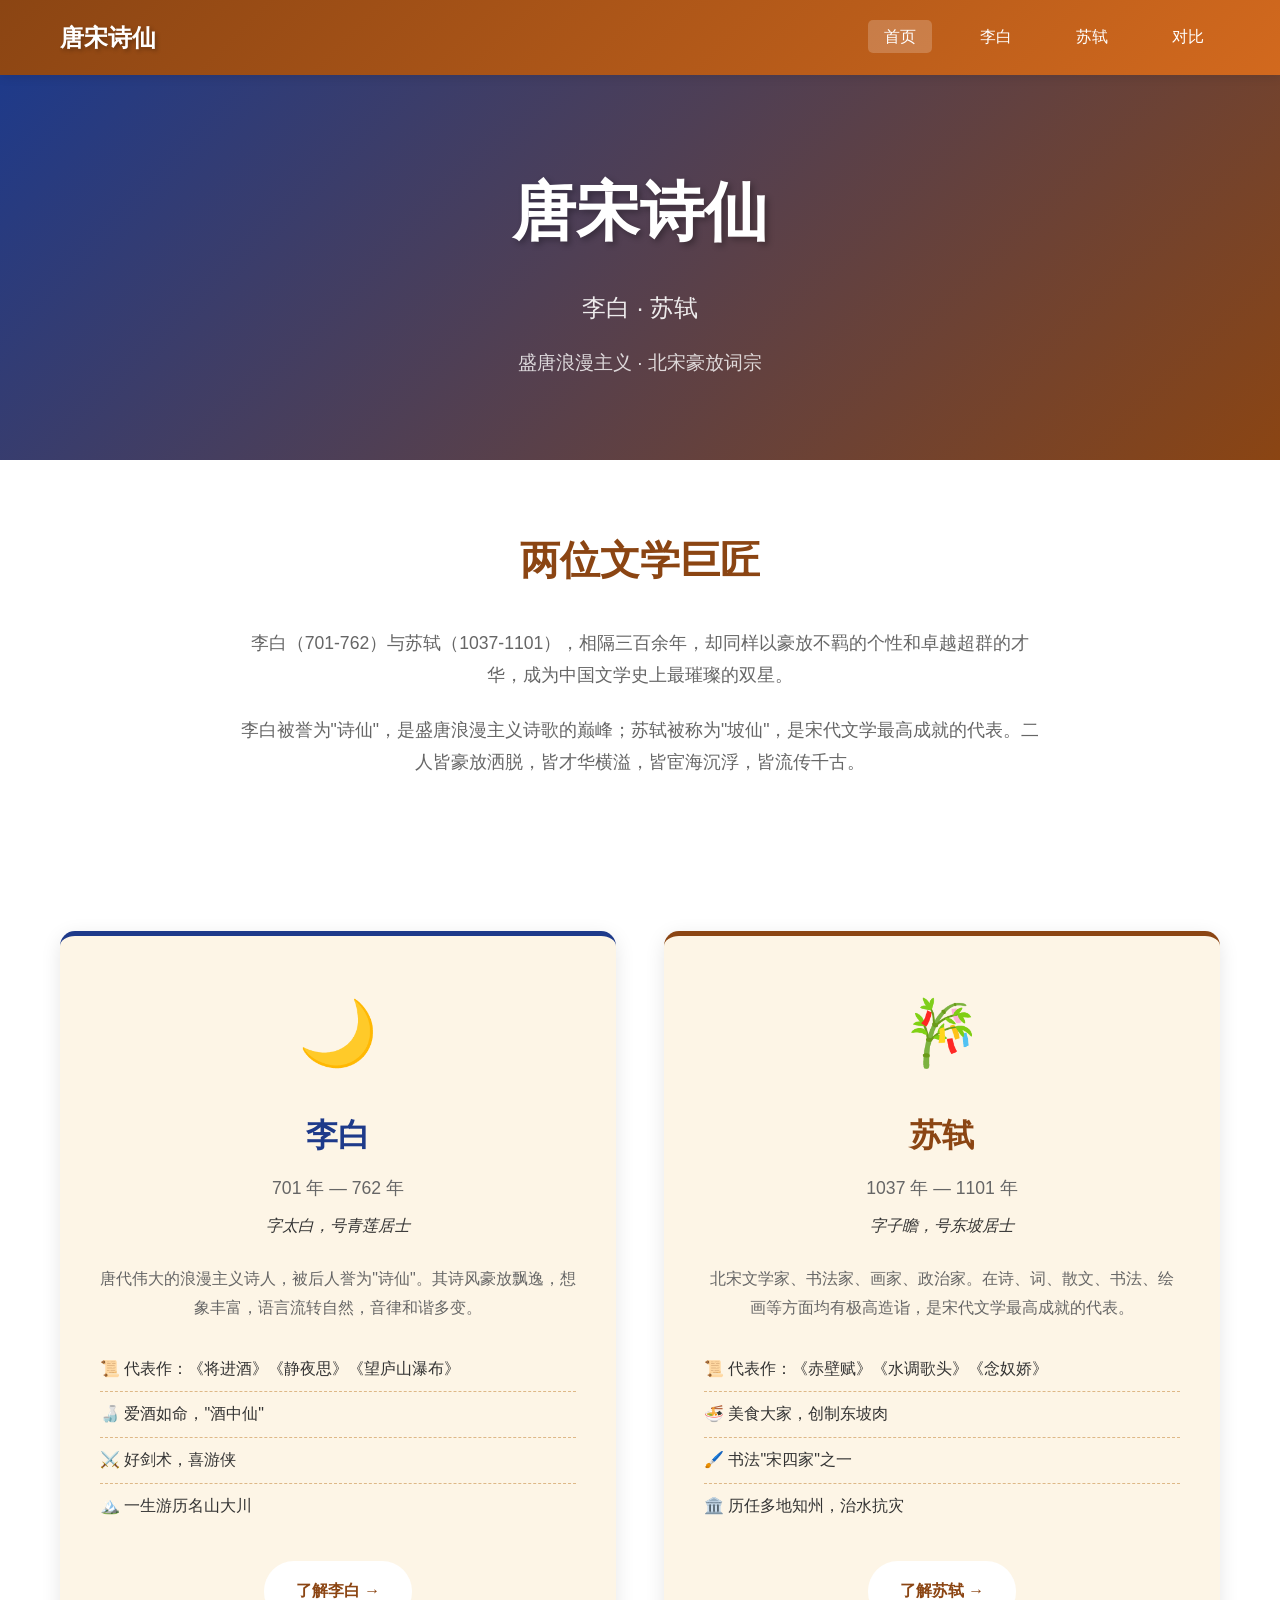
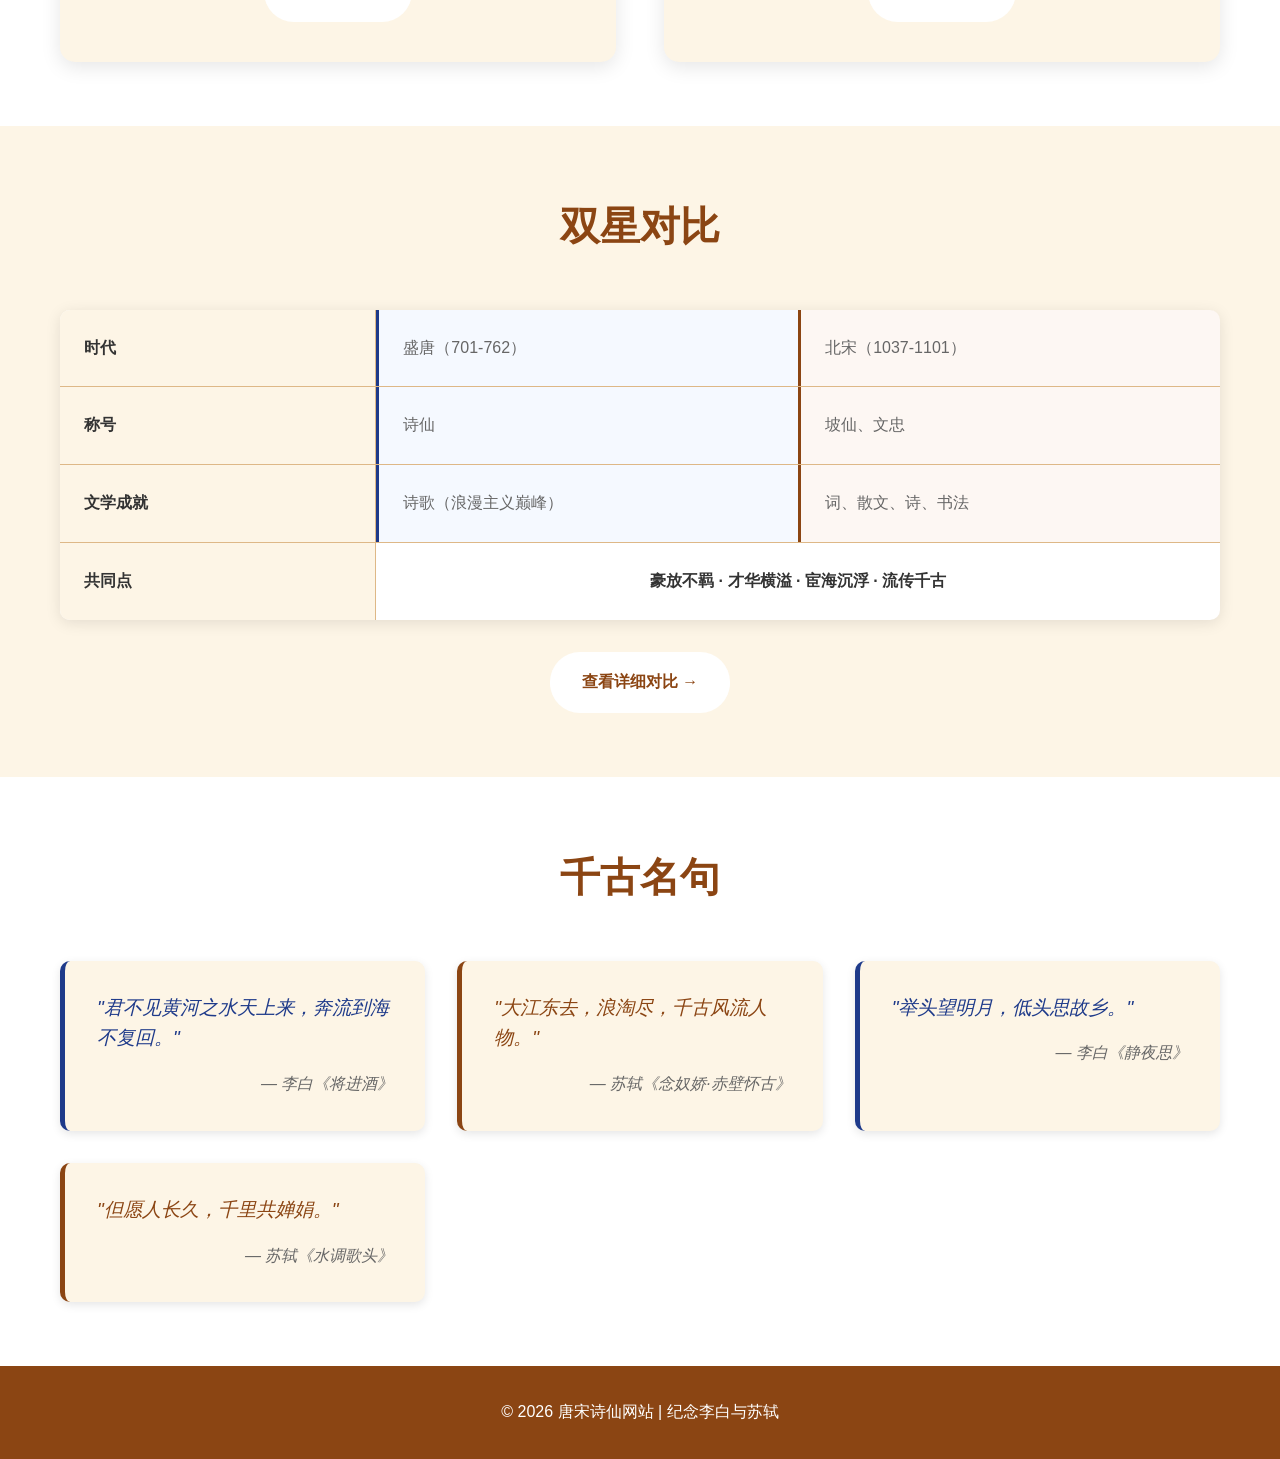
<file: index.html>
<!DOCTYPE html>
<html lang="zh-CN">
<head>
    <meta charset="UTF-8">
    <meta name="viewport" content="width=device-width, initial-scale=1.0">
    <title>唐宋诗仙 - 苏轼与李白</title>
    <link rel="stylesheet" href="css/style.css">
</head>
<body>
    <header>
        <nav>
            <div class="logo">唐宋诗仙</div>
            <ul class="nav-links">
                <li><a href="index.html" class="active">首页</a></li>
                <li><a href="libai-index.html">李白</a></li>
                <li><a href="dongpo-index.html">苏轼</a></li>
                <li><a href="comparison.html">对比</a></li>
            </ul>
        </nav>
    </header>

    <main>
        <section class="hero dual">
            <h1>唐宋诗仙</h1>
            <p class="subtitle">李白 · 苏轼</p>
            <p class="dates">盛唐浪漫主义 · 北宋豪放词宗</p>
        </section>

        <section class="intro">
            <div class="container">
                <h2>两位文学巨匠</h2>
                <p>李白（701-762）与苏轼（1037-1101），相隔三百余年，却同样以豪放不羁的个性和卓越超群的才华，成为中国文学史上最璀璨的双星。</p>
                <p>李白被誉为"诗仙"，是盛唐浪漫主义诗歌的巅峰；苏轼被称为"坡仙"，是宋代文学最高成就的代表。二人皆豪放洒脱，皆才华横溢，皆宦海沉浮，皆流传千古。</p>
            </div>
        </section>

        <section class="dual-intro">
            <div class="container">
                <div class="dual-grid">
                    <div class="dual-card libai">
                        <div class="dual-icon">🌙</div>
                        <h3>李白</h3>
                        <p class="dual-dates">701 年 — 762 年</p>
                        <p class="dual-title">字太白，号青莲居士</p>
                        <p class="dual-desc">唐代伟大的浪漫主义诗人，被后人誉为"诗仙"。其诗风豪放飘逸，想象丰富，语言流转自然，音律和谐多变。</p>
                        <ul class="dual-features">
                            <li>📜 代表作：《将进酒》《静夜思》《望庐山瀑布》</li>
                            <li>🍶 爱酒如命，"酒中仙"</li>
                            <li>⚔️ 好剑术，喜游侠</li>
                            <li>🏔️ 一生游历名山大川</li>
                        </ul>
                        <a href="libai-index.html" class="btn">了解李白 →</a>
                    </div>

                    <div class="dual-card dongpo">
                        <div class="dual-icon">🎋</div>
                        <h3>苏轼</h3>
                        <p class="dual-dates">1037 年 — 1101 年</p>
                        <p class="dual-title">字子瞻，号东坡居士</p>
                        <p class="dual-desc">北宋文学家、书法家、画家、政治家。在诗、词、散文、书法、绘画等方面均有极高造诣，是宋代文学最高成就的代表。</p>
                        <ul class="dual-features">
                            <li>📜 代表作：《赤壁赋》《水调歌头》《念奴娇》</li>
                            <li>🍜 美食大家，创制东坡肉</li>
                            <li>🖌️ 书法"宋四家"之一</li>
                            <li>🏛️ 历任多地知州，治水抗灾</li>
                        </ul>
                        <a href="dongpo-index.html" class="btn">了解苏轼 →</a>
                    </div>
                </div>
            </div>
        </section>

        <section class="comparison-preview">
            <div class="container">
                <h2>双星对比</h2>
                <div class="comparison-table">
                    <div class="comparison-row">
                        <div class="comparison-label">时代</div>
                        <div class="comparison-item libai">盛唐（701-762）</div>
                        <div class="comparison-item dongpo">北宋（1037-1101）</div>
                    </div>
                    <div class="comparison-row">
                        <div class="comparison-label">称号</div>
                        <div class="comparison-item libai">诗仙</div>
                        <div class="comparison-item dongpo">坡仙、文忠</div>
                    </div>
                    <div class="comparison-row">
                        <div class="comparison-label">文学成就</div>
                        <div class="comparison-item libai">诗歌（浪漫主义巅峰）</div>
                        <div class="comparison-item dongpo">词、散文、诗、书法</div>
                    </div>
                    <div class="comparison-row">
                        <div class="comparison-label">共同点</div>
                        <div class="comparison-item both">豪放不羁 · 才华横溢 · 宦海沉浮 · 流传千古</div>
                    </div>
                </div>
                <div class="center-btn">
                    <a href="comparison.html" class="btn">查看详细对比 →</a>
                </div>
            </div>
        </section>

        <section class="famous-quotes">
            <div class="container">
                <h2>千古名句</h2>
                <div class="quotes-grid">
                    <div class="quote-card libai">
                        <blockquote>
                            "君不见黄河之水天上来，奔流到海不复回。"
                        </blockquote>
                        <cite>— 李白《将进酒》</cite>
                    </div>
                    <div class="quote-card dongpo">
                        <blockquote>
                            "大江东去，浪淘尽，千古风流人物。"
                        </blockquote>
                        <cite>— 苏轼《念奴娇·赤壁怀古》</cite>
                    </div>
                    <div class="quote-card libai">
                        <blockquote>
                            "举头望明月，低头思故乡。"
                        </blockquote>
                        <cite>— 李白《静夜思》</cite>
                    </div>
                    <div class="quote-card dongpo">
                        <blockquote>
                            "但愿人长久，千里共婵娟。"
                        </blockquote>
                        <cite>— 苏轼《水调歌头》</cite>
                    </div>
                </div>
            </div>
        </section>
    </main>

    <footer>
        <div class="container">
            <p>© 2026 唐宋诗仙网站 | 纪念李白与苏轼</p>
        </div>
    </footer>
</body>
</html>
</file>
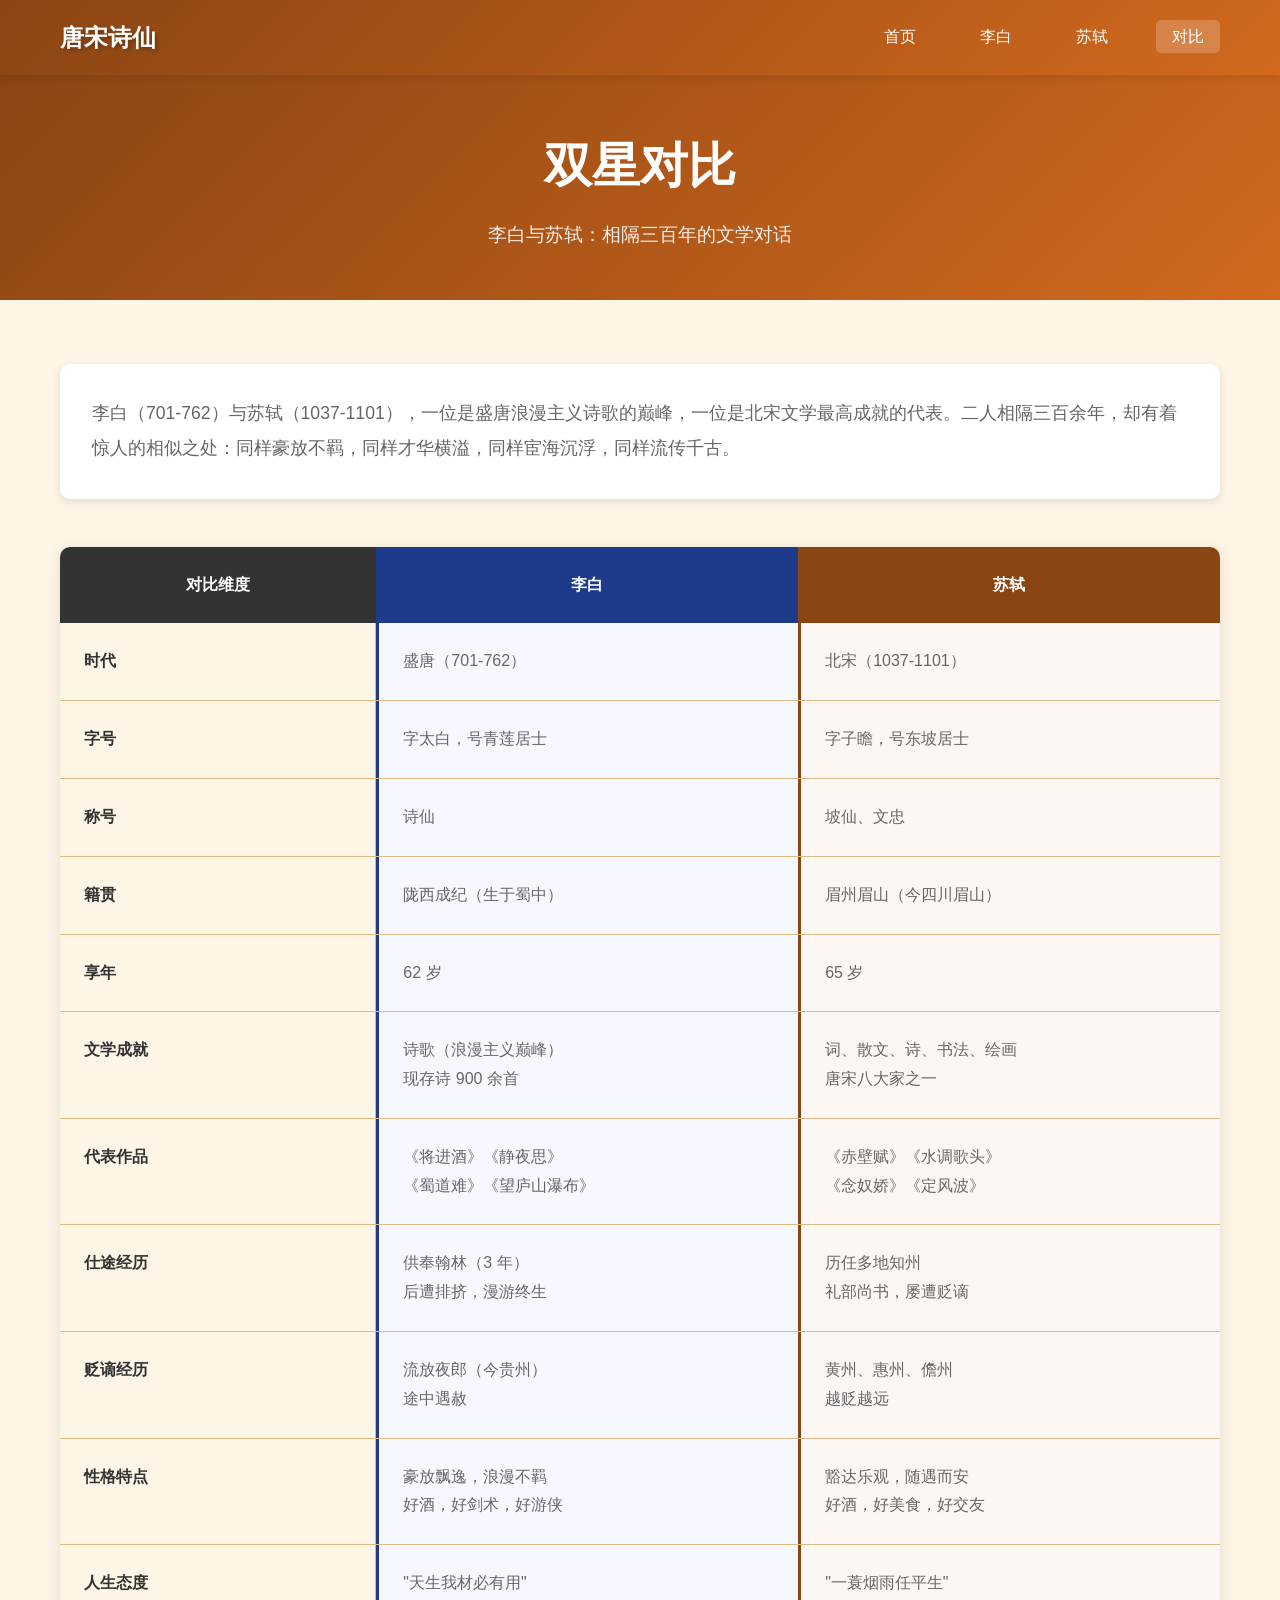
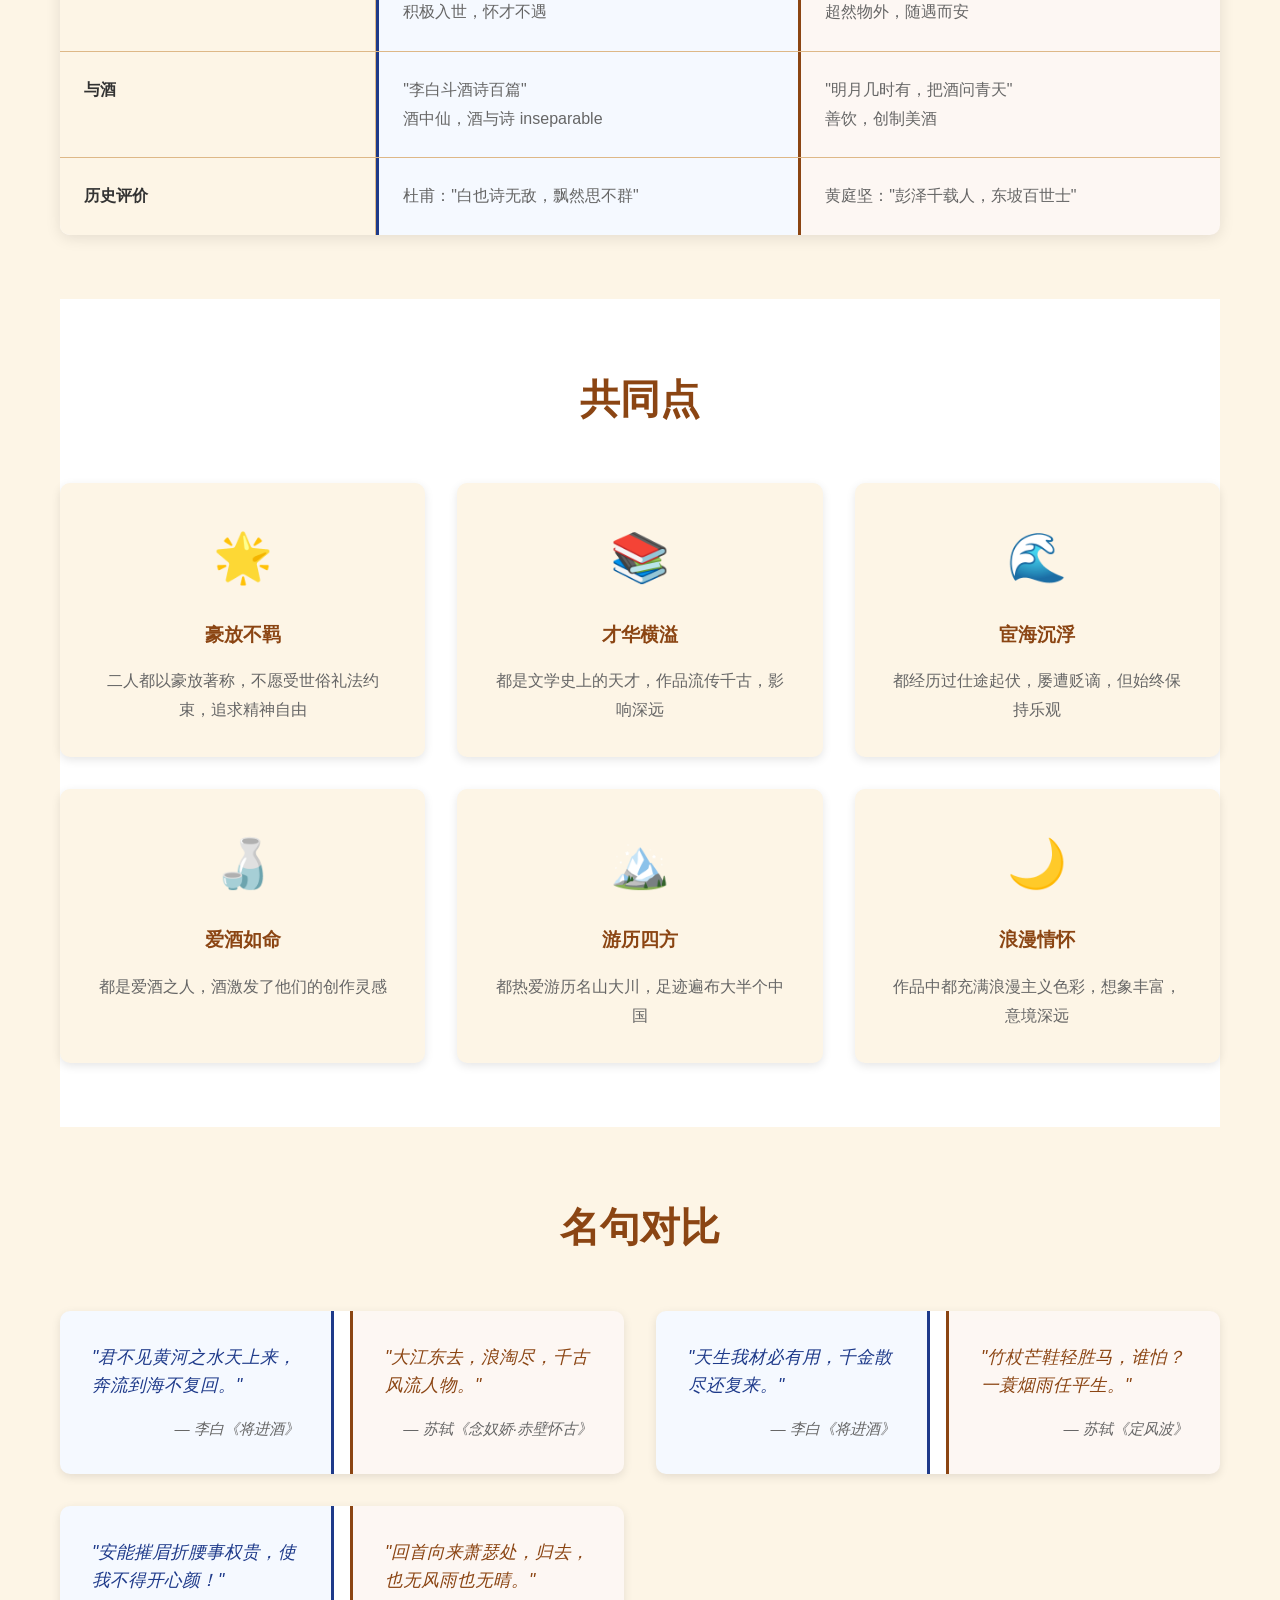
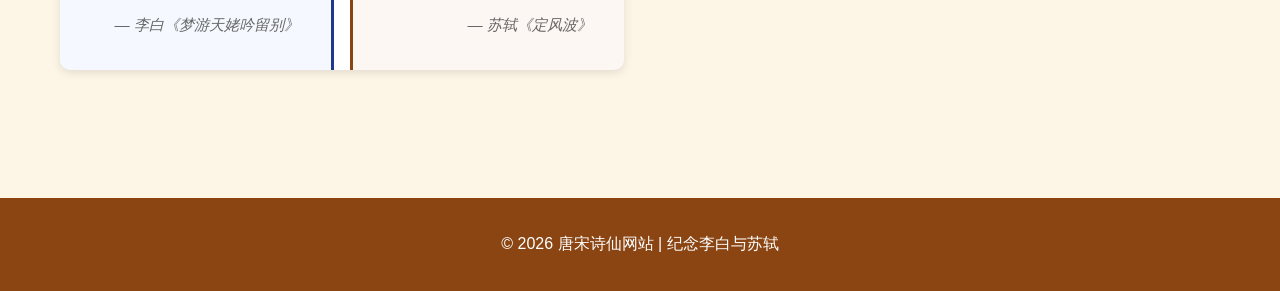
<file: comparison.html>
<!DOCTYPE html>
<html lang="zh-CN">
<head>
    <meta charset="UTF-8">
    <meta name="viewport" content="width=device-width, initial-scale=1.0">
    <title>李白与苏轼对比</title>
    <link rel="stylesheet" href="css/style.css">
</head>
<body>
    <header>
        <nav>
            <div class="logo">唐宋诗仙</div>
            <ul class="nav-links">
                <li><a href="index.html">首页</a></li>
                <li><a href="libai-index.html">李白</a></li>
                <li><a href="dongpo-index.html">苏轼</a></li>
                <li><a href="comparison.html" class="active">对比</a></li>
            </ul>
        </nav>
    </header>

    <main>
        <section class="page-header">
            <h1>双星对比</h1>
            <p>李白与苏轼：相隔三百年的文学对话</p>
        </section>

        <section class="comparison-section">
            <div class="container">
                
                <div class="comparison-intro">
                    <p>李白（701-762）与苏轼（1037-1101），一位是盛唐浪漫主义诗歌的巅峰，一位是北宋文学最高成就的代表。二人相隔三百余年，却有着惊人的相似之处：同样豪放不羁，同样才华横溢，同样宦海沉浮，同样流传千古。</p>
                </div>

                <div class="comparison-table-full">
                    <div class="comparison-row-header">
                        <div class="comparison-cell">对比维度</div>
                        <div class="comparison-cell libai-header">李白</div>
                        <div class="comparison-cell dongpo-header">苏轼</div>
                    </div>
                    
                    <div class="comparison-row">
                        <div class="comparison-label">时代</div>
                        <div class="comparison-item libai">盛唐（701-762）</div>
                        <div class="comparison-item dongpo">北宋（1037-1101）</div>
                    </div>
                    
                    <div class="comparison-row">
                        <div class="comparison-label">字号</div>
                        <div class="comparison-item libai">字太白，号青莲居士</div>
                        <div class="comparison-item dongpo">字子瞻，号东坡居士</div>
                    </div>
                    
                    <div class="comparison-row">
                        <div class="comparison-label">称号</div>
                        <div class="comparison-item libai">诗仙</div>
                        <div class="comparison-item dongpo">坡仙、文忠</div>
                    </div>
                    
                    <div class="comparison-row">
                        <div class="comparison-label">籍贯</div>
                        <div class="comparison-item libai">陇西成纪（生于蜀中）</div>
                        <div class="comparison-item dongpo">眉州眉山（今四川眉山）</div>
                    </div>
                    
                    <div class="comparison-row">
                        <div class="comparison-label">享年</div>
                        <div class="comparison-item libai">62 岁</div>
                        <div class="comparison-item dongpo">65 岁</div>
                    </div>
                    
                    <div class="comparison-row">
                        <div class="comparison-label">文学成就</div>
                        <div class="comparison-item libai">诗歌（浪漫主义巅峰）<br>现存诗 900 余首</div>
                        <div class="comparison-item dongpo">词、散文、诗、书法、绘画<br>唐宋八大家之一</div>
                    </div>
                    
                    <div class="comparison-row">
                        <div class="comparison-label">代表作品</div>
                        <div class="comparison-item libai">《将进酒》《静夜思》<br>《蜀道难》《望庐山瀑布》</div>
                        <div class="comparison-item dongpo">《赤壁赋》《水调歌头》<br>《念奴娇》《定风波》</div>
                    </div>
                    
                    <div class="comparison-row">
                        <div class="comparison-label">仕途经历</div>
                        <div class="comparison-item libai">供奉翰林（3 年）<br>后遭排挤，漫游终生</div>
                        <div class="comparison-item dongpo">历任多地知州<br>礼部尚书，屡遭贬谪</div>
                    </div>
                    
                    <div class="comparison-row">
                        <div class="comparison-label">贬谪经历</div>
                        <div class="comparison-item libai">流放夜郎（今贵州）<br>途中遇赦</div>
                        <div class="comparison-item dongpo">黄州、惠州、儋州<br>越贬越远</div>
                    </div>
                    
                    <div class="comparison-row">
                        <div class="comparison-label">性格特点</div>
                        <div class="comparison-item libai">豪放飘逸，浪漫不羁<br>好酒，好剑术，好游侠</div>
                        <div class="comparison-item dongpo">豁达乐观，随遇而安<br>好酒，好美食，好交友</div>
                    </div>
                    
                    <div class="comparison-row">
                        <div class="comparison-label">人生态度</div>
                        <div class="comparison-item libai">"天生我材必有用"<br>积极入世，怀才不遇</div>
                        <div class="comparison-item dongpo">"一蓑烟雨任平生"<br>超然物外，随遇而安</div>
                    </div>
                    
                    <div class="comparison-row">
                        <div class="comparison-label">与酒</div>
                        <div class="comparison-item libai">"李白斗酒诗百篇"<br>酒中仙，酒与诗 inseparable</div>
                        <div class="comparison-item dongpo">"明月几时有，把酒问青天"<br>善饮，创制美酒</div>
                    </div>
                    
                    <div class="comparison-row">
                        <div class="comparison-label">历史评价</div>
                        <div class="comparison-item libai">杜甫："白也诗无敌，飘然思不群"</div>
                        <div class="comparison-item dongpo">黄庭坚："彭泽千载人，东坡百世士"</div>
                    </div>
                </div>

                <div class="similarities-section">
                    <h2>共同点</h2>
                    <div class="similarities-grid">
                        <div class="similarity-card">
                            <div class="similarity-icon">🌟</div>
                            <h3>豪放不羁</h3>
                            <p>二人都以豪放著称，不愿受世俗礼法约束，追求精神自由</p>
                        </div>
                        <div class="similarity-card">
                            <div class="similarity-icon">📚</div>
                            <h3>才华横溢</h3>
                            <p>都是文学史上的天才，作品流传千古，影响深远</p>
                        </div>
                        <div class="similarity-card">
                            <div class="similarity-icon">🌊</div>
                            <h3>宦海沉浮</h3>
                            <p>都经历过仕途起伏，屡遭贬谪，但始终保持乐观</p>
                        </div>
                        <div class="similarity-card">
                            <div class="similarity-icon">🍶</div>
                            <h3>爱酒如命</h3>
                            <p>都是爱酒之人，酒激发了他们的创作灵感</p>
                        </div>
                        <div class="similarity-card">
                            <div class="similarity-icon">🏔️</div>
                            <h3>游历四方</h3>
                            <p>都热爱游历名山大川，足迹遍布大半个中国</p>
                        </div>
                        <div class="similarity-card">
                            <div class="similarity-icon">🌙</div>
                            <h3>浪漫情怀</h3>
                            <p>作品中都充满浪漫主义色彩，想象丰富，意境深远</p>
                        </div>
                    </div>
                </div>

                <div class="famous-quotes-comparison">
                    <h2>名句对比</h2>
                    <div class="quotes-comparison-grid">
                        <div class="quote-pair">
                            <div class="quote-libai">
                                <blockquote>"君不见黄河之水天上来，奔流到海不复回。"</blockquote>
                                <cite>— 李白《将进酒》</cite>
                            </div>
                            <div class="quote-dongpo">
                                <blockquote>"大江东去，浪淘尽，千古风流人物。"</blockquote>
                                <cite>— 苏轼《念奴娇·赤壁怀古》</cite>
                            </div>
                        </div>
                        <div class="quote-pair">
                            <div class="quote-libai">
                                <blockquote>"天生我材必有用，千金散尽还复来。"</blockquote>
                                <cite>— 李白《将进酒》</cite>
                            </div>
                            <div class="quote-dongpo">
                                <blockquote>"竹杖芒鞋轻胜马，谁怕？一蓑烟雨任平生。"</blockquote>
                                <cite>— 苏轼《定风波》</cite>
                            </div>
                        </div>
                        <div class="quote-pair">
                            <div class="quote-libai">
                                <blockquote>"安能摧眉折腰事权贵，使我不得开心颜！"</blockquote>
                                <cite>— 李白《梦游天姥吟留别》</cite>
                            </div>
                            <div class="quote-dongpo">
                                <blockquote>"回首向来萧瑟处，归去，也无风雨也无晴。"</blockquote>
                                <cite>— 苏轼《定风波》</cite>
                            </div>
                        </div>
                    </div>
                </div>

            </div>
        </section>
    </main>

    <footer>
        <div class="container">
            <p>© 2026 唐宋诗仙网站 | 纪念李白与苏轼</p>
        </div>
    </footer>
</body>
</html>
</file>
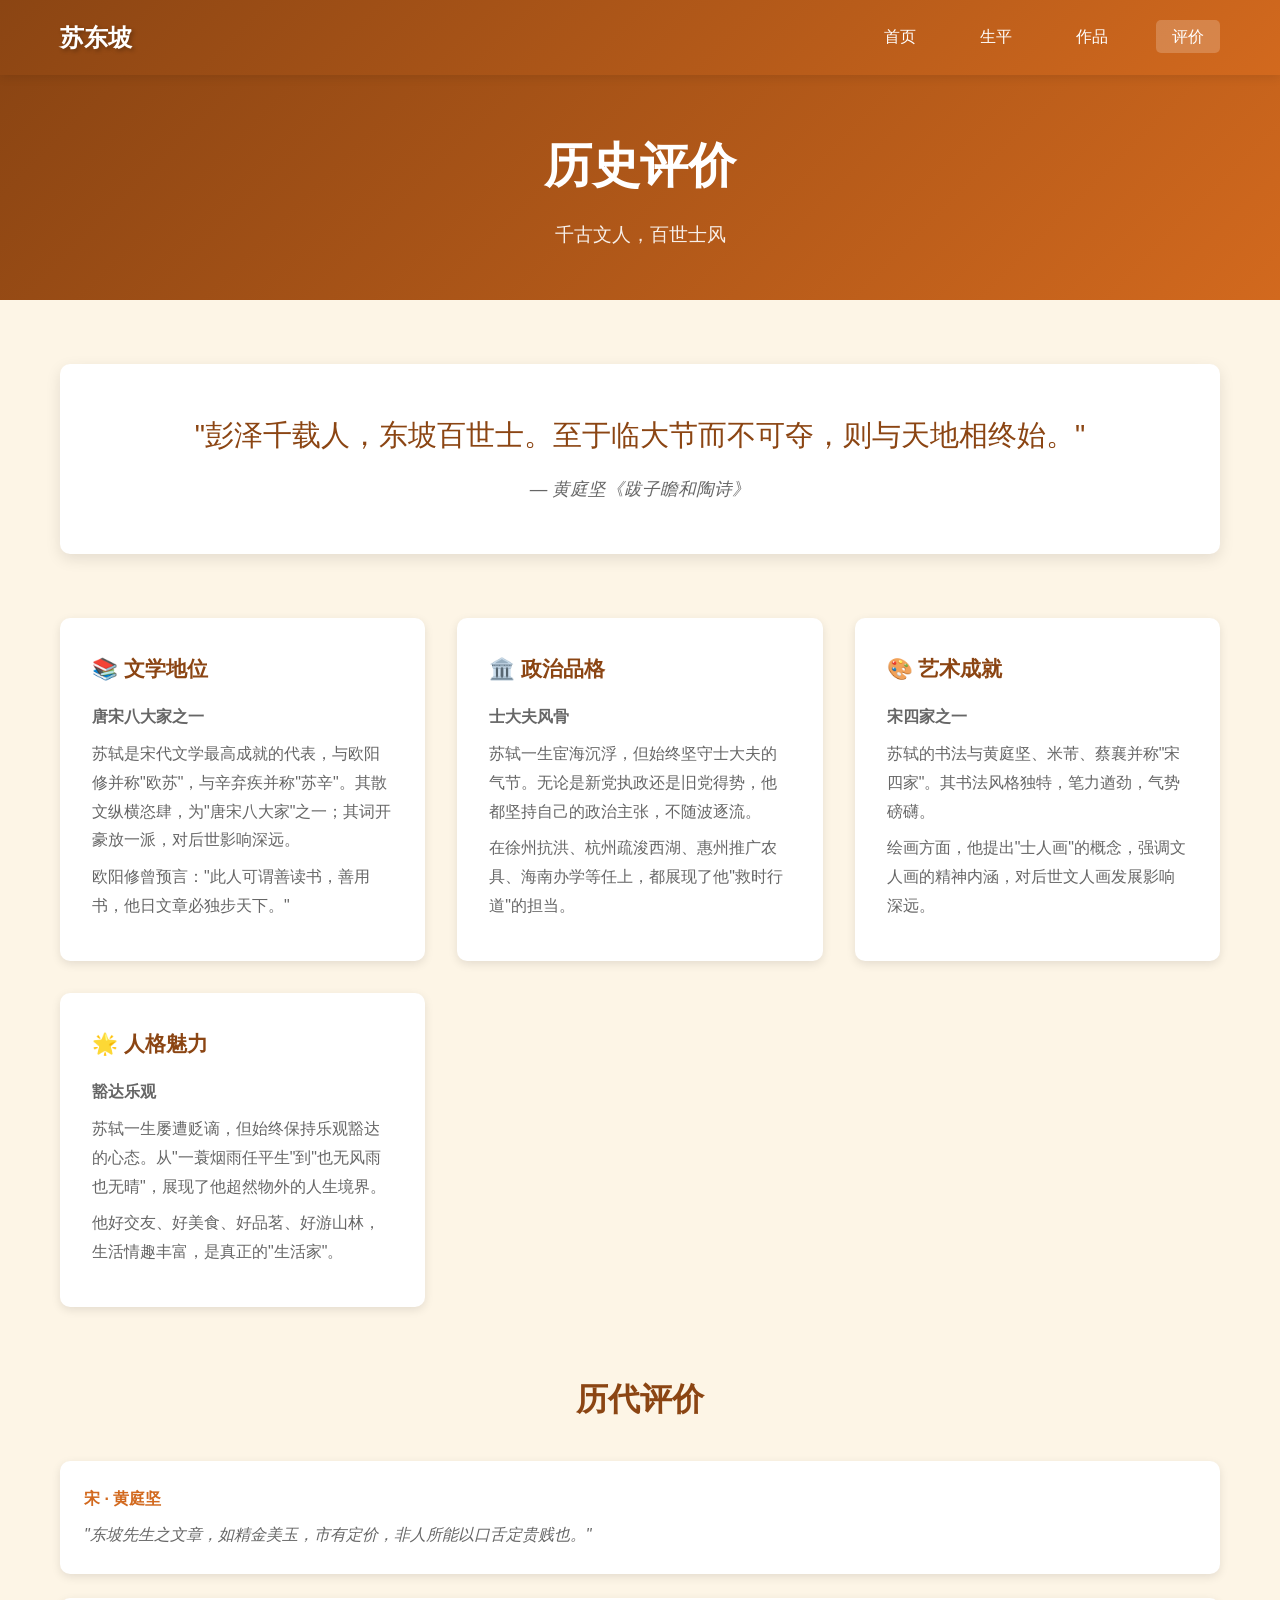
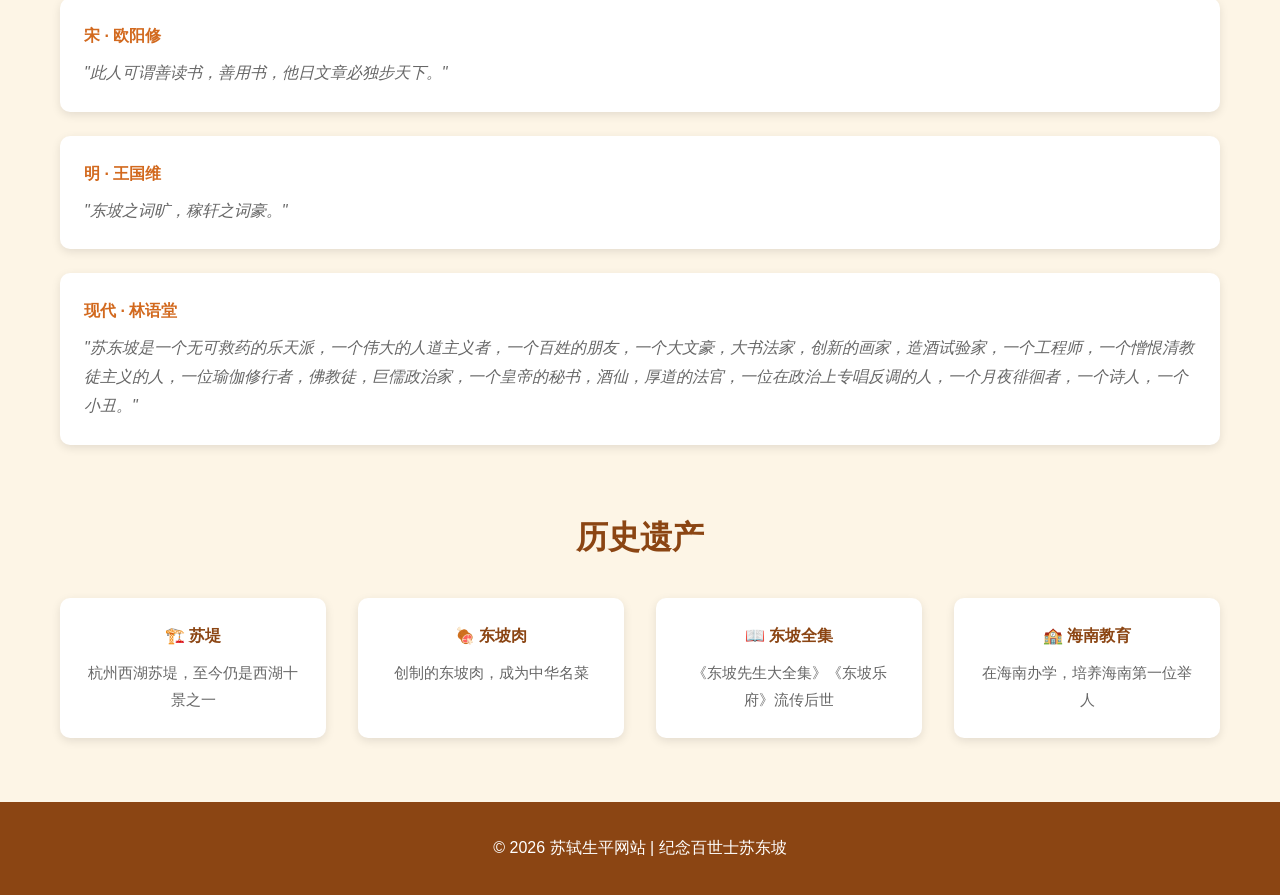
<file: dongpo-evaluation.html>
<!DOCTYPE html>
<html lang="zh-CN">
<head>
    <meta charset="UTF-8">
    <meta name="viewport" content="width=device-width, initial-scale=1.0">
    <title>历史评价</title>
    <link rel="stylesheet" href="css/style.css">
</head>
<body>
    <header>
        <nav>
            <div class="logo">苏东坡</div>
            <ul class="nav-links">
                <li><a href="index.html">首页</a></li>
                <li><a href="timeline.html">生平</a></li>
                <li><a href="works.html">作品</a></li>
                <li><a href="evaluation.html" class="active">评价</a></li>
            </ul>
        </nav>
    </header>

    <main>
        <section class="page-header">
            <h1>历史评价</h1>
            <p>千古文人，百世士风</p>
        </section>

        <section class="evaluation-section">
            <div class="container">
                
                <div class="quote-highlight">
                    <blockquote>
                        "彭泽千载人，东坡百世士。至于临大节而不可夺，则与天地相终始。"
                    </blockquote>
                    <cite>— 黄庭坚《跋子瞻和陶诗》</cite>
                </div>

                <div class="evaluation-grid">
                    <div class="evaluation-card">
                        <h3>📚 文学地位</h3>
                        <p><strong>唐宋八大家之一</strong></p>
                        <p>苏轼是宋代文学最高成就的代表，与欧阳修并称"欧苏"，与辛弃疾并称"苏辛"。其散文纵横恣肆，为"唐宋八大家"之一；其词开豪放一派，对后世影响深远。</p>
                        <p>欧阳修曾预言："此人可谓善读书，善用书，他日文章必独步天下。"</p>
                    </div>

                    <div class="evaluation-card">
                        <h3>🏛️ 政治品格</h3>
                        <p><strong>士大夫风骨</strong></p>
                        <p>苏轼一生宦海沉浮，但始终坚守士大夫的气节。无论是新党执政还是旧党得势，他都坚持自己的政治主张，不随波逐流。</p>
                        <p>在徐州抗洪、杭州疏浚西湖、惠州推广农具、海南办学等任上，都展现了他"救时行道"的担当。</p>
                    </div>

                    <div class="evaluation-card">
                        <h3>🎨 艺术成就</h3>
                        <p><strong>宋四家之一</strong></p>
                        <p>苏轼的书法与黄庭坚、米芾、蔡襄并称"宋四家"。其书法风格独特，笔力遒劲，气势磅礴。</p>
                        <p>绘画方面，他提出"士人画"的概念，强调文人画的精神内涵，对后世文人画发展影响深远。</p>
                    </div>

                    <div class="evaluation-card">
                        <h3>🌟 人格魅力</h3>
                        <p><strong>豁达乐观</strong></p>
                        <p>苏轼一生屡遭贬谪，但始终保持乐观豁达的心态。从"一蓑烟雨任平生"到"也无风雨也无晴"，展现了他超然物外的人生境界。</p>
                        <p>他好交友、好美食、好品茗、好游山林，生活情趣丰富，是真正的"生活家"。</p>
                    </div>
                </div>

                <div class="historical-comments">
                    <h2>历代评价</h2>
                    
                    <div class="comment-item">
                        <div class="comment-source">宋 · 黄庭坚</div>
                        <p>"东坡先生之文章，如精金美玉，市有定价，非人所能以口舌定贵贱也。"</p>
                    </div>

                    <div class="comment-item">
                        <div class="comment-source">宋 · 欧阳修</div>
                        <p>"此人可谓善读书，善用书，他日文章必独步天下。"</p>
                    </div>

                    <div class="comment-item">
                        <div class="comment-source">明 · 王国维</div>
                        <p>"东坡之词旷，稼轩之词豪。"</p>
                    </div>

                    <div class="comment-item">
                        <div class="comment-source">现代 · 林语堂</div>
                        <p>"苏东坡是一个无可救药的乐天派，一个伟大的人道主义者，一个百姓的朋友，一个大文豪，大书法家，创新的画家，造酒试验家，一个工程师，一个憎恨清教徒主义的人，一位瑜伽修行者，佛教徒，巨儒政治家，一个皇帝的秘书，酒仙，厚道的法官，一位在政治上专唱反调的人，一个月夜徘徊者，一个诗人，一个小丑。"</p>
                    </div>
                </div>

                <div class="legacy-section">
                    <h2>历史遗产</h2>
                    <div class="legacy-grid">
                        <div class="legacy-item">
                            <h4>🏗️ 苏堤</h4>
                            <p>杭州西湖苏堤，至今仍是西湖十景之一</p>
                        </div>
                        <div class="legacy-item">
                            <h4>🍖 东坡肉</h4>
                            <p>创制的东坡肉，成为中华名菜</p>
                        </div>
                        <div class="legacy-item">
                            <h4>📖 东坡全集</h4>
                            <p>《东坡先生大全集》《东坡乐府》流传后世</p>
                        </div>
                        <div class="legacy-item">
                            <h4>🏫 海南教育</h4>
                            <p>在海南办学，培养海南第一位举人</p>
                        </div>
                    </div>
                </div>

            </div>
        </section>
    </main>

    <footer>
        <div class="container">
            <p>© 2026 苏轼生平网站 | 纪念百世士苏东坡</p>
        </div>
    </footer>
</body>
</html>
</file>
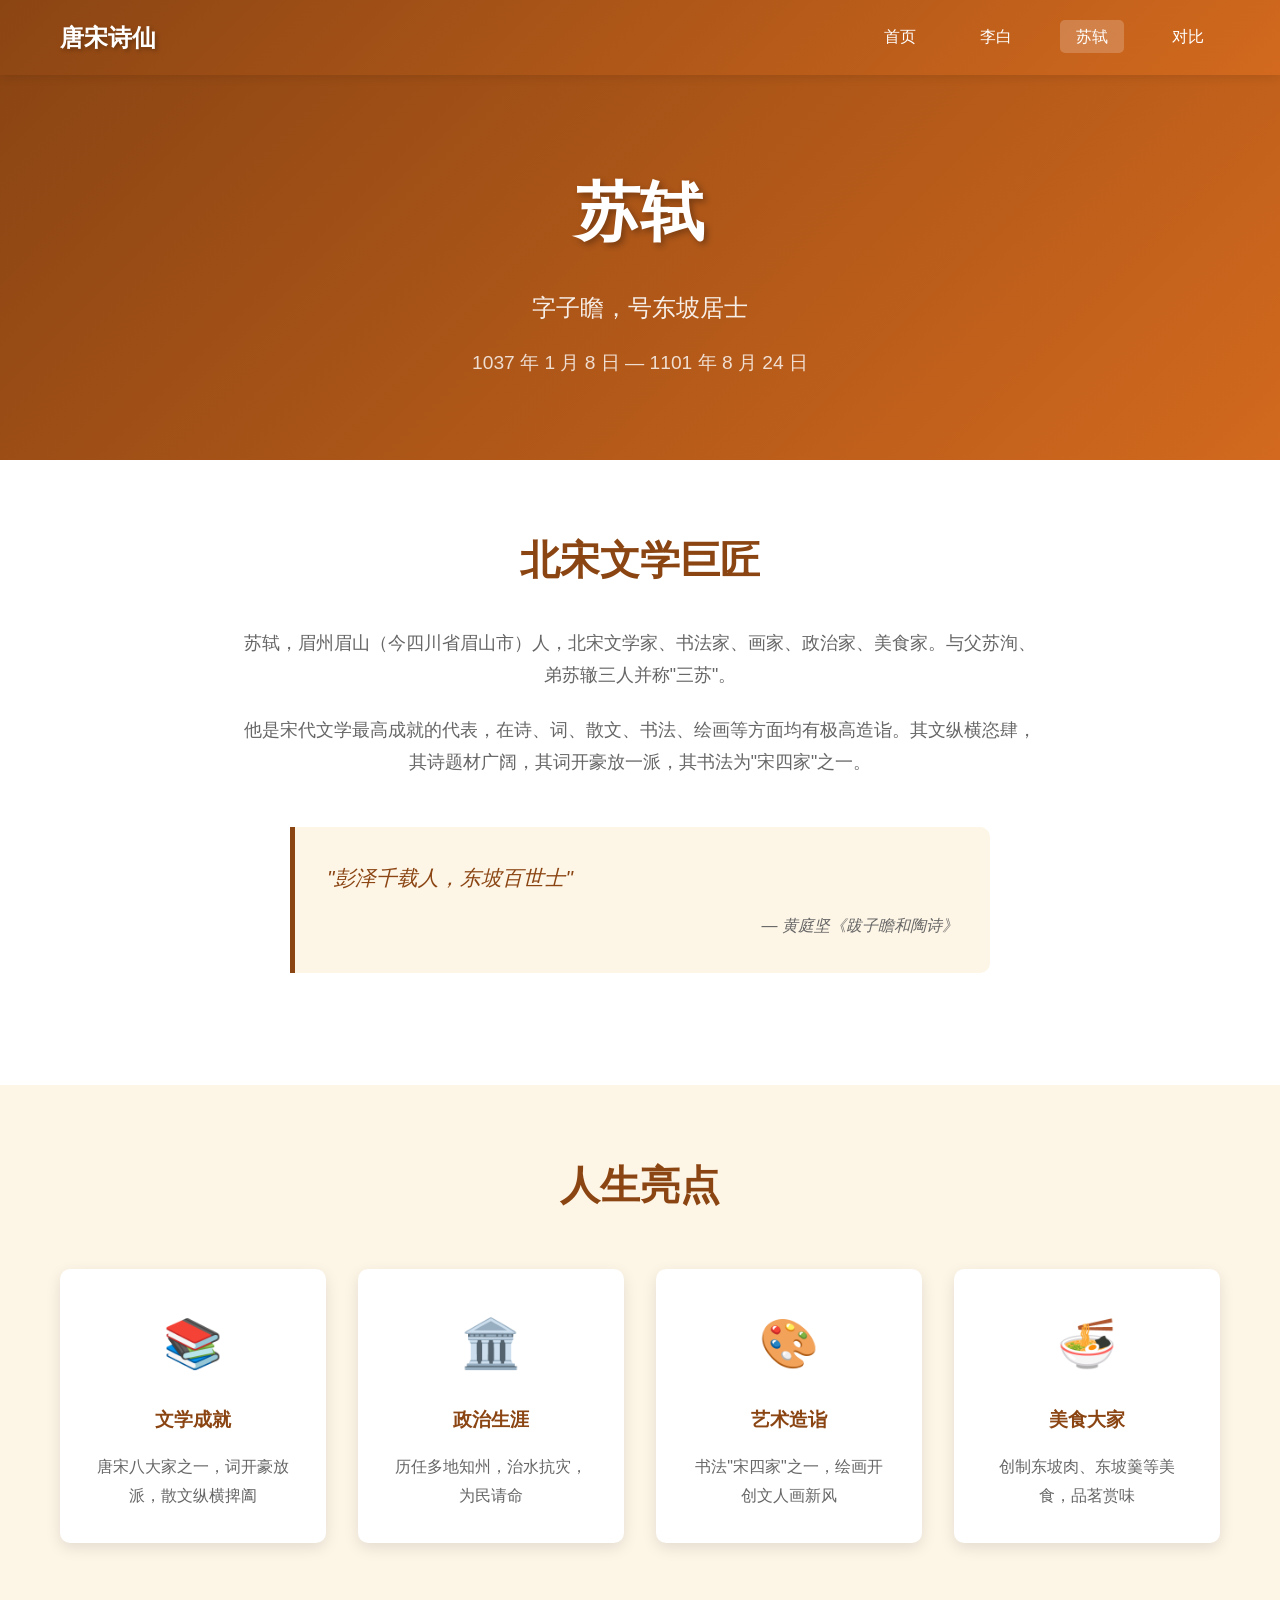
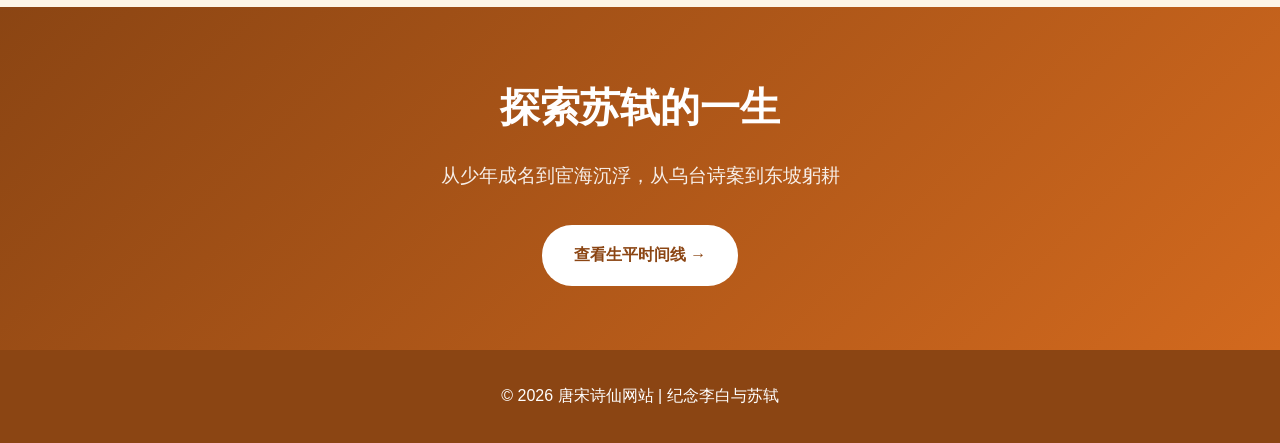
<file: dongpo-index.html>
<!DOCTYPE html>
<html lang="zh-CN">
<head>
    <meta charset="UTF-8">
    <meta name="viewport" content="width=device-width, initial-scale=1.0">
    <title>苏轼 - 坡仙</title>
    <link rel="stylesheet" href="css/style.css">
</head>
<body>
    <header>
        <nav>
            <div class="logo">唐宋诗仙</div>
            <ul class="nav-links">
                <li><a href="index.html">首页</a></li>
                <li><a href="libai-index.html">李白</a></li>
                <li><a href="dongpo-index.html" class="active">苏轼</a></li>
                <li><a href="comparison.html">对比</a></li>
            </ul>
        </nav>
    </header>

    <main>
        <section class="hero dongpo">
            <h1>苏轼</h1>
            <p class="subtitle">字子瞻，号东坡居士</p>
            <p class="dates">1037 年 1 月 8 日 — 1101 年 8 月 24 日</p>
        </section>

        <section class="intro">
            <div class="container">
                <h2>北宋文学巨匠</h2>
                <p>苏轼，眉州眉山（今四川省眉山市）人，北宋文学家、书法家、画家、政治家、美食家。与父苏洵、弟苏辙三人并称"三苏"。</p>
                <p>他是宋代文学最高成就的代表，在诗、词、散文、书法、绘画等方面均有极高造诣。其文纵横恣肆，其诗题材广阔，其词开豪放一派，其书法为"宋四家"之一。</p>
                
                <div class="quote-box">
                    <blockquote>
                        "彭泽千载人，东坡百世士"
                    </blockquote>
                    <cite>— 黄庭坚《跋子瞻和陶诗》</cite>
                </div>
            </div>
        </section>

        <section class="highlights">
            <div class="container">
                <h2>人生亮点</h2>
                <div class="grid">
                    <div class="card">
                        <div class="card-icon">📚</div>
                        <h3>文学成就</h3>
                        <p>唐宋八大家之一，词开豪放派，散文纵横捭阖</p>
                    </div>
                    <div class="card">
                        <div class="card-icon">🏛️</div>
                        <h3>政治生涯</h3>
                        <p>历任多地知州，治水抗灾，为民请命</p>
                    </div>
                    <div class="card">
                        <div class="card-icon">🎨</div>
                        <h3>艺术造诣</h3>
                        <p>书法"宋四家"之一，绘画开创文人画新风</p>
                    </div>
                    <div class="card">
                        <div class="card-icon">🍜</div>
                        <h3>美食大家</h3>
                        <p>创制东坡肉、东坡羹等美食，品茗赏味</p>
                    </div>
                </div>
            </div>
        </section>

        <section class="cta">
            <div class="container">
                <h2>探索苏轼的一生</h2>
                <p>从少年成名到宦海沉浮，从乌台诗案到东坡躬耕</p>
                <a href="dongpo-timeline.html" class="btn">查看生平时间线 →</a>
            </div>
        </section>
    </main>

    <footer>
        <div class="container">
            <p>© 2026 唐宋诗仙网站 | 纪念李白与苏轼</p>
        </div>
    </footer>
</body>
</html>
</file>
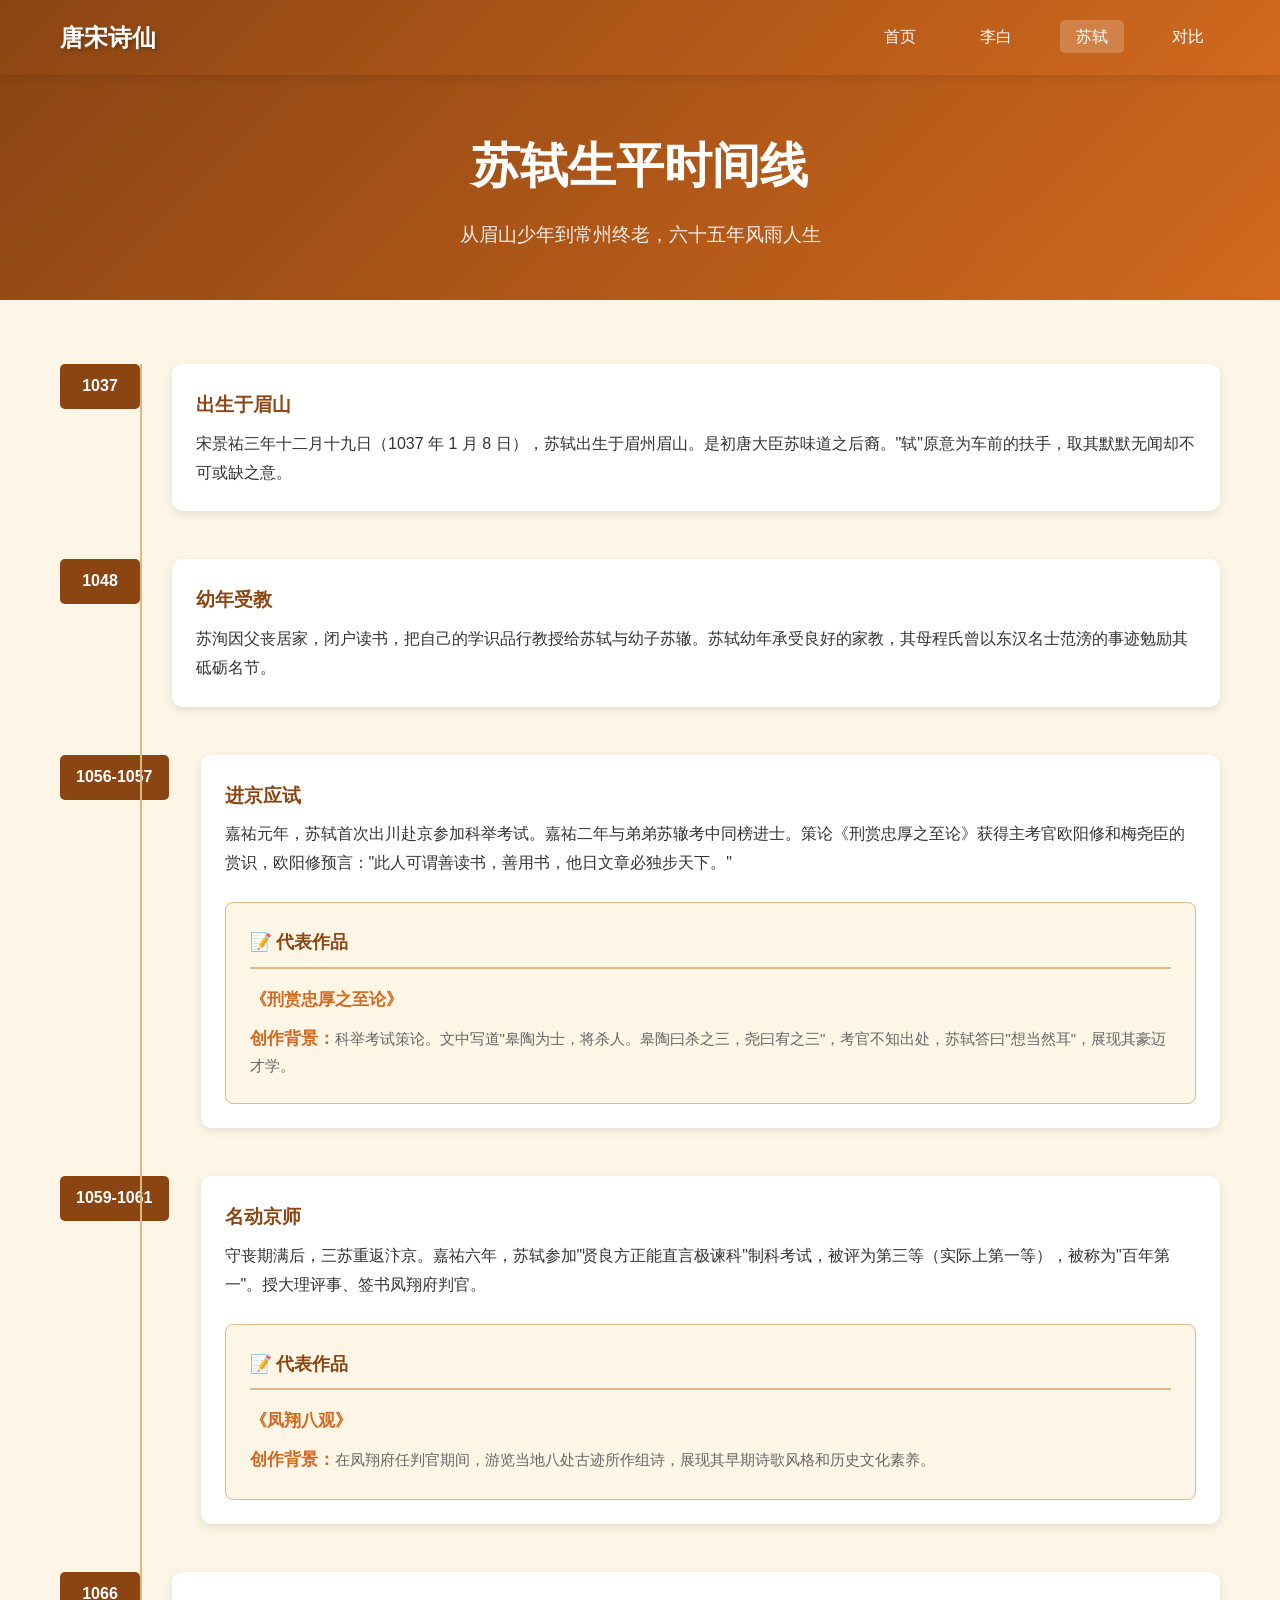
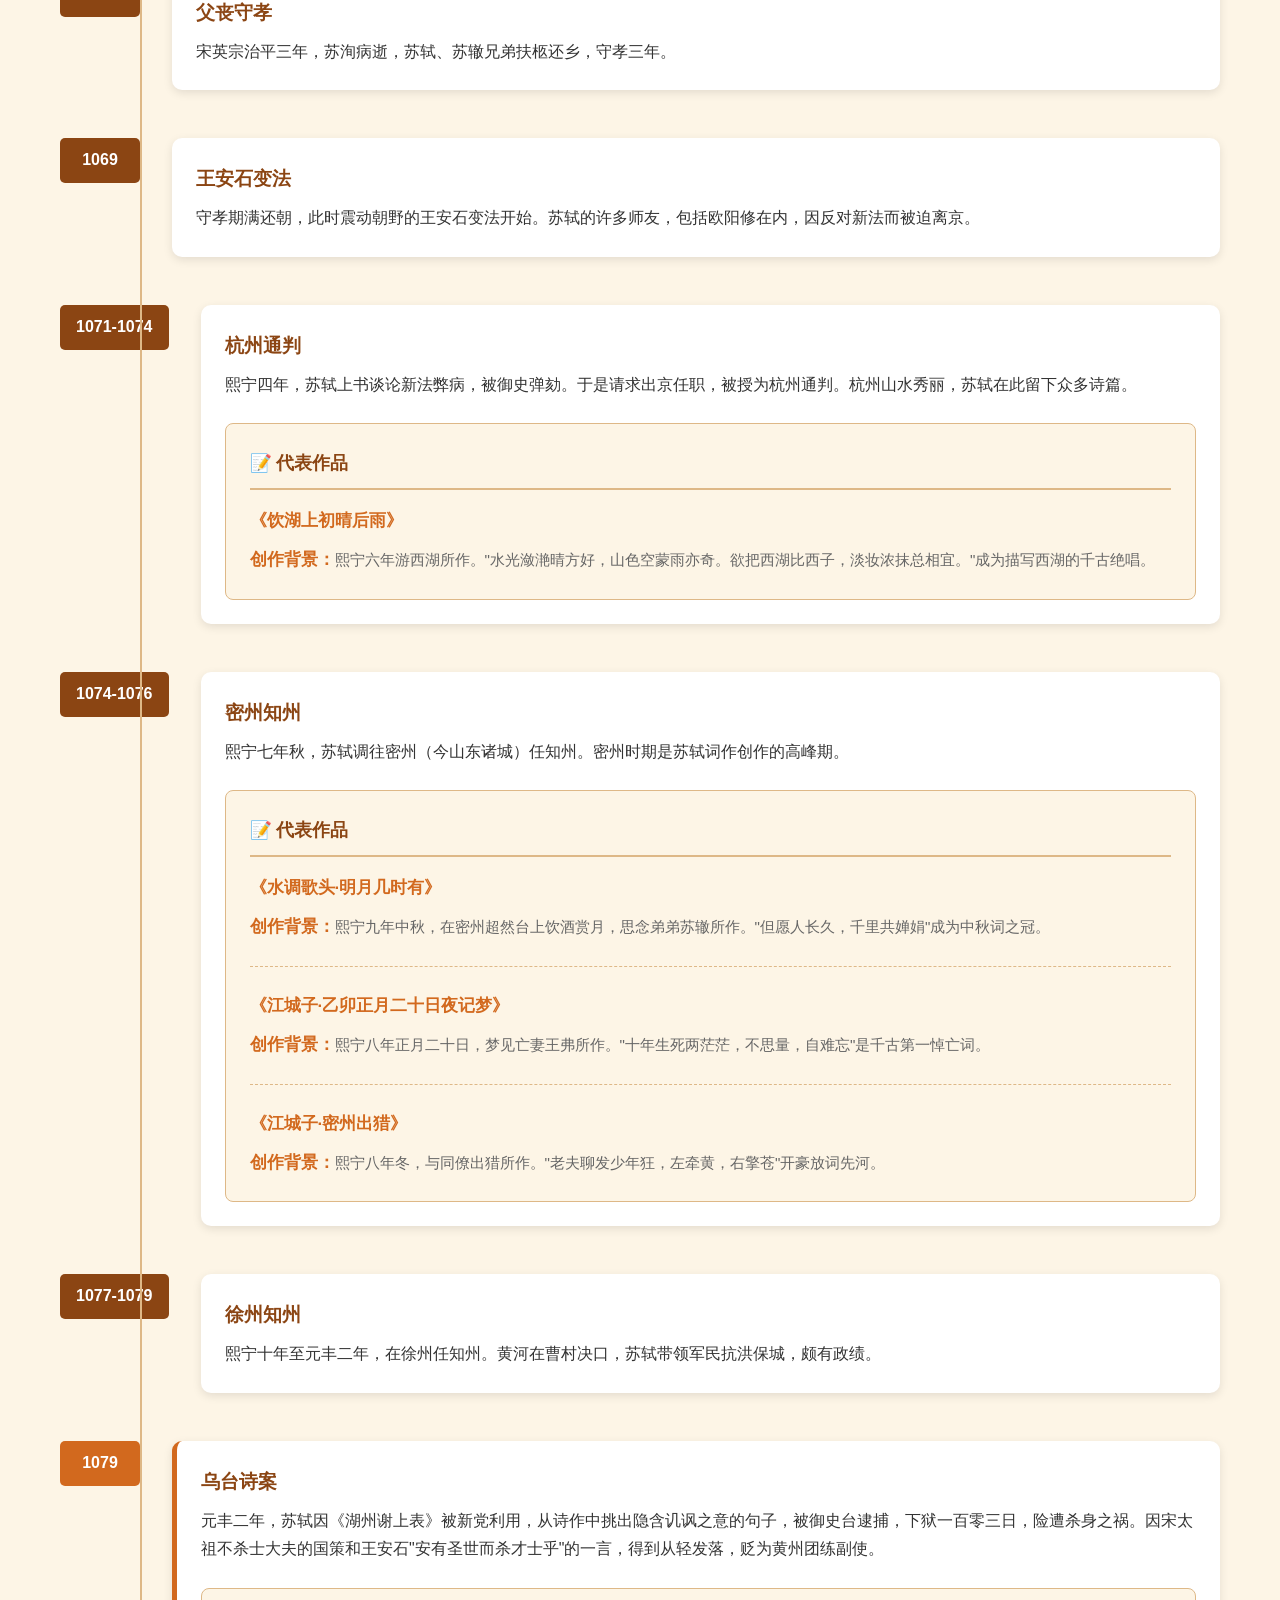
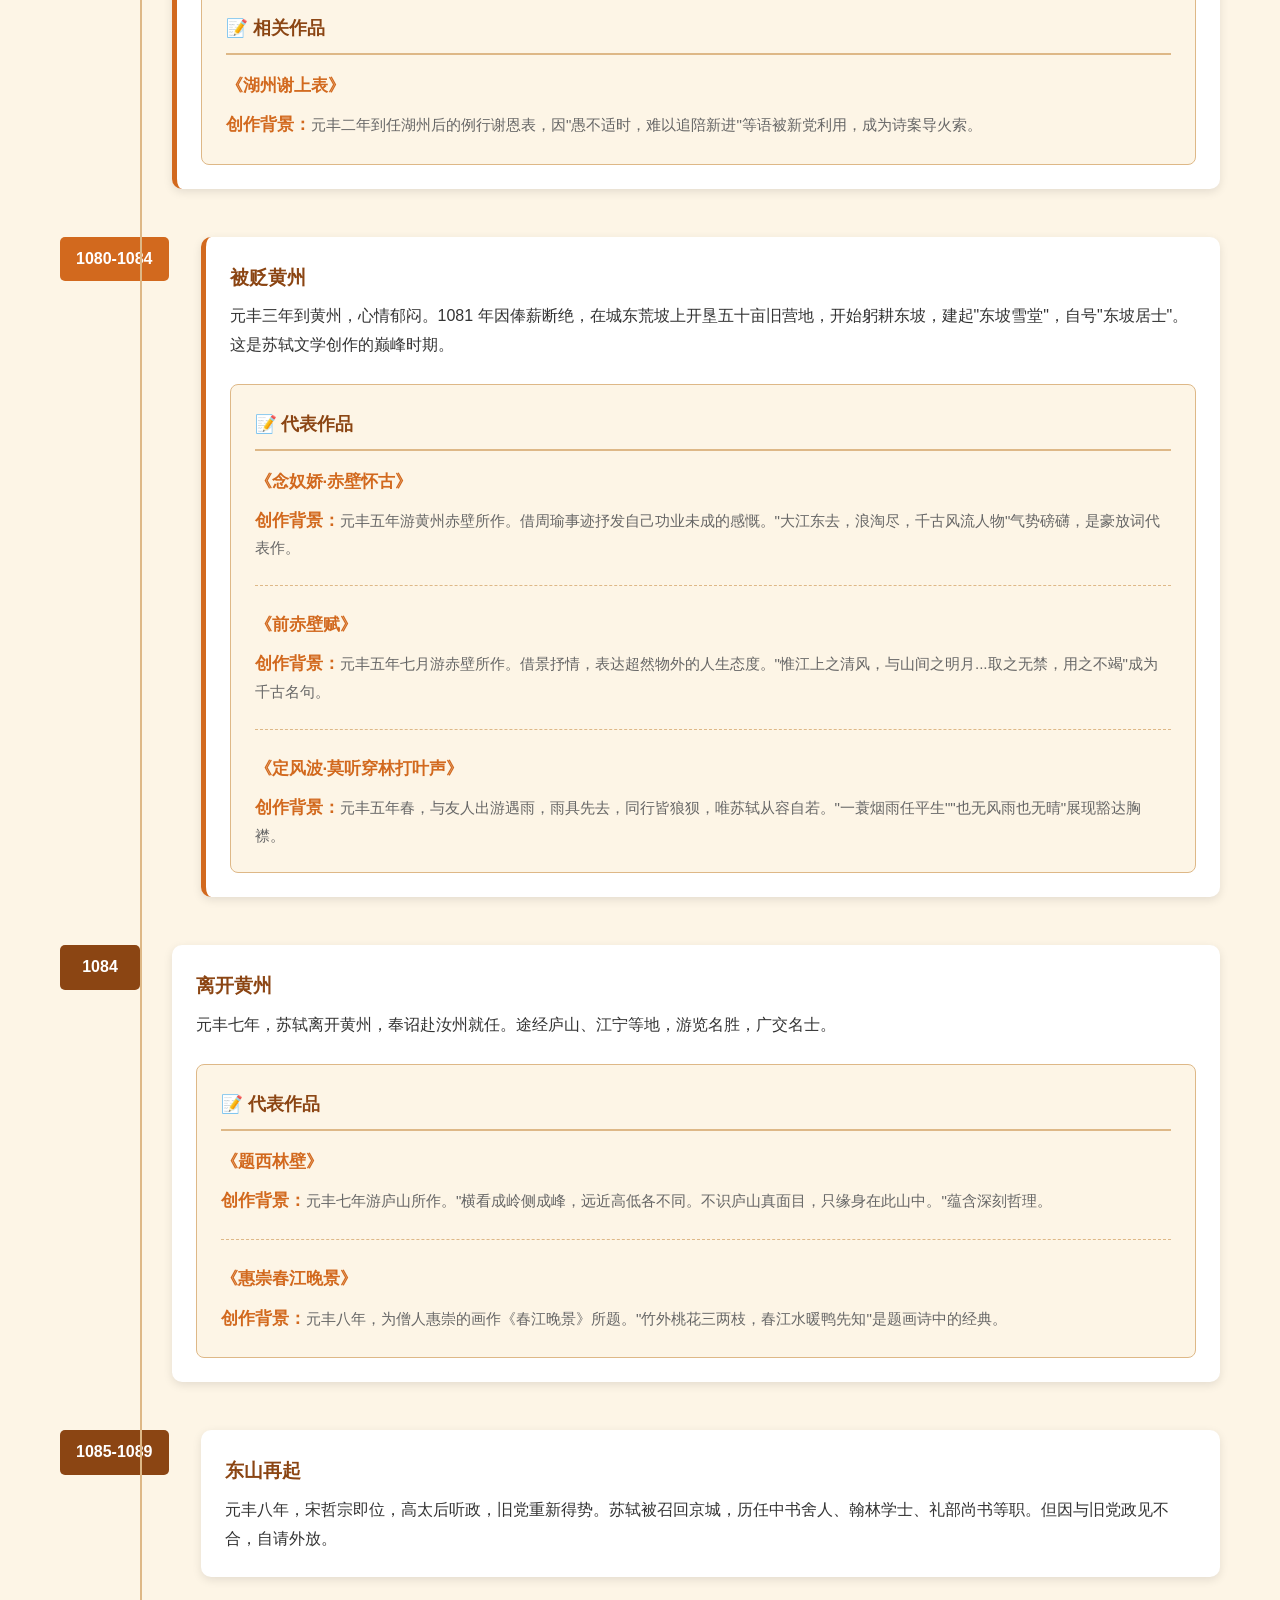
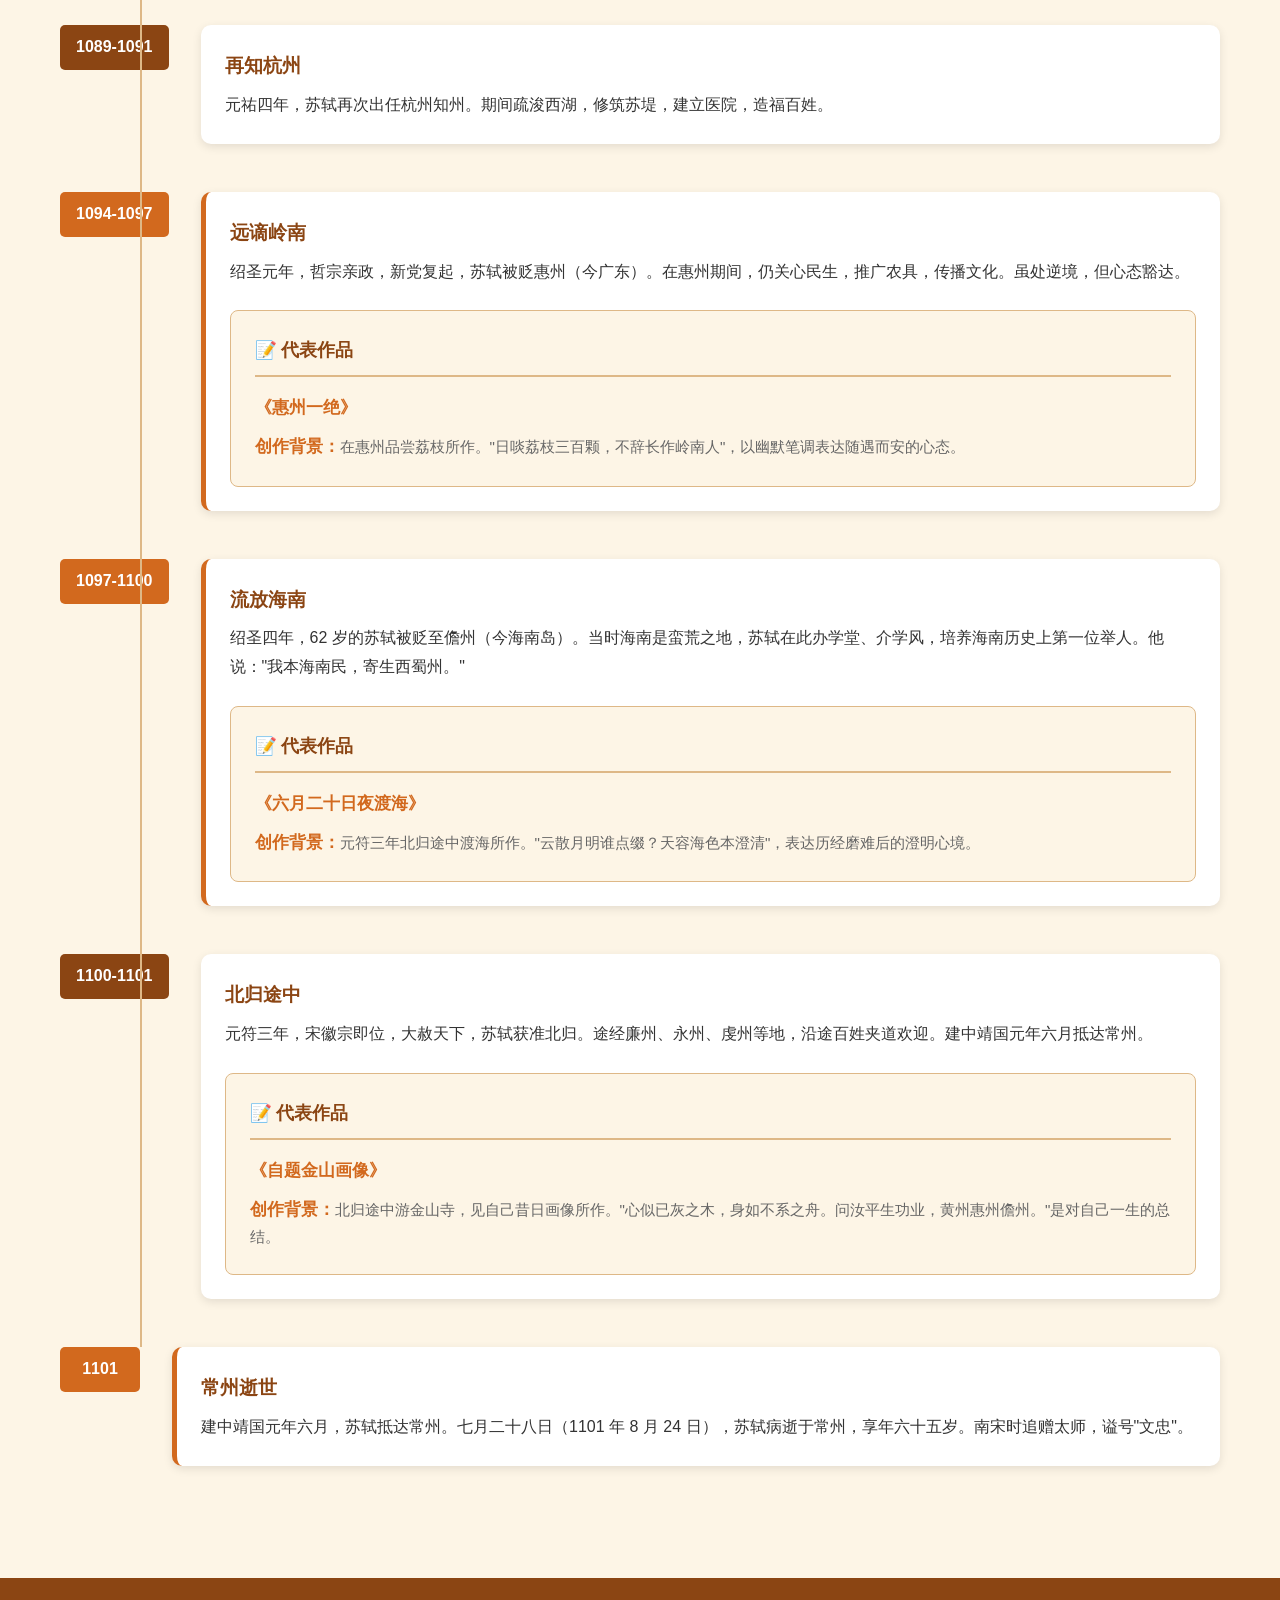
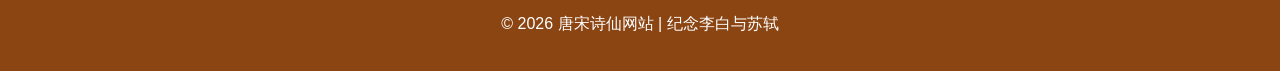
<file: dongpo-timeline.html>
<!DOCTYPE html>
<html lang="zh-CN">
<head>
    <meta charset="UTF-8">
    <meta name="viewport" content="width=device-width, initial-scale=1.0">
    <title>苏轼生平时间线</title>
    <link rel="stylesheet" href="css/style.css">
</head>
<body>
    <header>
        <nav>
            <div class="logo">唐宋诗仙</div>
            <ul class="nav-links">
                <li><a href="index.html">首页</a></li>
                <li><a href="libai-index.html">李白</a></li>
                <li><a href="dongpo-index.html" class="active">苏轼</a></li>
                <li><a href="comparison.html">对比</a></li>
            </ul>
        </nav>
    </header>

    <main>
        <section class="page-header dongpo">
            <h1>苏轼生平时间线</h1>
            <p>从眉山少年到常州终老，六十五年风雨人生</p>
        </section>

        <section class="timeline">
            <div class="container">
                
                <div class="timeline-item">
                    <div class="timeline-year">1037</div>
                    <div class="timeline-content">
                        <h3>出生于眉山</h3>
                        <p>宋景祐三年十二月十九日（1037 年 1 月 8 日），苏轼出生于眉州眉山。是初唐大臣苏味道之后裔。"轼"原意为车前的扶手，取其默默无闻却不可或缺之意。</p>
                    </div>
                </div>

                <div class="timeline-item">
                    <div class="timeline-year">1048</div>
                    <div class="timeline-content">
                        <h3>幼年受教</h3>
                        <p>苏洵因父丧居家，闭户读书，把自己的学识品行教授给苏轼与幼子苏辙。苏轼幼年承受良好的家教，其母程氏曾以东汉名士范滂的事迹勉励其砥砺名节。</p>
                    </div>
                </div>

                <div class="timeline-item">
                    <div class="timeline-year">1056-1057</div>
                    <div class="timeline-content">
                        <h3>进京应试</h3>
                        <p>嘉祐元年，苏轼首次出川赴京参加科举考试。嘉祐二年与弟弟苏辙考中同榜进士。策论《刑赏忠厚之至论》获得主考官欧阳修和梅尧臣的赏识，欧阳修预言："此人可谓善读书，善用书，他日文章必独步天下。"</p>
                        <div class="work-box">
                            <h4>📝 代表作品</h4>
                            <div class="work-item">
                                <strong><a href="#" onclick="showWork('dongpo-kaochang'); return false;">《刑赏忠厚之至论》</a></strong>
                                <p><strong>创作背景：</strong>科举考试策论。文中写道"皋陶为士，将杀人。皋陶曰杀之三，尧曰宥之三"，考官不知出处，苏轼答曰"想当然耳"，展现其豪迈才学。</p>
                            </div>
                        </div>
                    </div>
                </div>

                <div class="timeline-item">
                    <div class="timeline-year">1059-1061</div>
                    <div class="timeline-content">
                        <h3>名动京师</h3>
                        <p>守丧期满后，三苏重返汴京。嘉祐六年，苏轼参加"贤良方正能直言极谏科"制科考试，被评为第三等（实际上第一等），被称为"百年第一"。授大理评事、签书凤翔府判官。</p>
                        <div class="work-box">
                            <h4>📝 代表作品</h4>
                            <div class="work-item">
                                <strong><a href="#" onclick="showWork('dongpo-fengxiang'); return false;">《凤翔八观》</a></strong>
                                <p><strong>创作背景：</strong>在凤翔府任判官期间，游览当地八处古迹所作组诗，展现其早期诗歌风格和历史文化素养。</p>
                            </div>
                        </div>
                    </div>
                </div>

                <div class="timeline-item">
                    <div class="timeline-year">1066</div>
                    <div class="timeline-content">
                        <h3>父丧守孝</h3>
                        <p>宋英宗治平三年，苏洵病逝，苏轼、苏辙兄弟扶柩还乡，守孝三年。</p>
                    </div>
                </div>

                <div class="timeline-item">
                    <div class="timeline-year">1069</div>
                    <div class="timeline-content">
                        <h3>王安石变法</h3>
                        <p>守孝期满还朝，此时震动朝野的王安石变法开始。苏轼的许多师友，包括欧阳修在内，因反对新法而被迫离京。</p>
                    </div>
                </div>

                <div class="timeline-item">
                    <div class="timeline-year">1071-1074</div>
                    <div class="timeline-content">
                        <h3>杭州通判</h3>
                        <p>熙宁四年，苏轼上书谈论新法弊病，被御史弹劾。于是请求出京任职，被授为杭州通判。杭州山水秀丽，苏轼在此留下众多诗篇。</p>
                        <div class="work-box">
                            <h4>📝 代表作品</h4>
                            <div class="work-item">
                                <strong><a href="#" onclick="showWork('dongpo-yinhushang'); return false;">《饮湖上初晴后雨》</a></strong>
                                <p><strong>创作背景：</strong>熙宁六年游西湖所作。"水光潋滟晴方好，山色空蒙雨亦奇。欲把西湖比西子，淡妆浓抹总相宜。"成为描写西湖的千古绝唱。</p>
                            </div>
                        </div>
                    </div>
                </div>

                <div class="timeline-item">
                    <div class="timeline-year">1074-1076</div>
                    <div class="timeline-content">
                        <h3>密州知州</h3>
                        <p>熙宁七年秋，苏轼调往密州（今山东诸城）任知州。密州时期是苏轼词作创作的高峰期。</p>
                        <div class="work-box">
                            <h4>📝 代表作品</h4>
                            <div class="work-item">
                                <strong><a href="#" onclick="showWork('dongpo-shuidiaogetou'); return false;">《水调歌头·明月几时有》</a></strong>
                                <p><strong>创作背景：</strong>熙宁九年中秋，在密州超然台上饮酒赏月，思念弟弟苏辙所作。"但愿人长久，千里共婵娟"成为中秋词之冠。</p>
                            </div>
                            <div class="work-item">
                                <strong><a href="#" onclick="showWork('dongpo-jiangchengzi1'); return false;">《江城子·乙卯正月二十日夜记梦》</a></strong>
                                <p><strong>创作背景：</strong>熙宁八年正月二十日，梦见亡妻王弗所作。"十年生死两茫茫，不思量，自难忘"是千古第一悼亡词。</p>
                            </div>
                            <div class="work-item">
                                <strong><a href="#" onclick="showWork('dongpo-jiangchengzi2'); return false;">《江城子·密州出猎》</a></strong>
                                <p><strong>创作背景：</strong>熙宁八年冬，与同僚出猎所作。"老夫聊发少年狂，左牵黄，右擎苍"开豪放词先河。</p>
                            </div>
                        </div>
                    </div>
                </div>

                <div class="timeline-item">
                    <div class="timeline-year">1077-1079</div>
                    <div class="timeline-content">
                        <h3>徐州知州</h3>
                        <p>熙宁十年至元丰二年，在徐州任知州。黄河在曹村决口，苏轼带领军民抗洪保城，颇有政绩。</p>
                    </div>
                </div>

                <div class="timeline-item highlight">
                    <div class="timeline-year">1079</div>
                    <div class="timeline-content">
                        <h3>乌台诗案</h3>
                        <p>元丰二年，苏轼因《湖州谢上表》被新党利用，从诗作中挑出隐含讥讽之意的句子，被御史台逮捕，下狱一百零三日，险遭杀身之祸。因宋太祖不杀士大夫的国策和王安石"安有圣世而杀才士乎"的一言，得到从轻发落，贬为黄州团练副使。</p>
                        <div class="work-box">
                            <h4>📝 相关作品</h4>
                            <div class="work-item">
                                <strong><a href="#" onclick="showWork('dongpo-huzhouxie'); return false;">《湖州谢上表》</a></strong>
                                <p><strong>创作背景：</strong>元丰二年到任湖州后的例行谢恩表，因"愚不适时，难以追陪新进"等语被新党利用，成为诗案导火索。</p>
                            </div>
                        </div>
                    </div>
                </div>

                <div class="timeline-item highlight">
                    <div class="timeline-year">1080-1084</div>
                    <div class="timeline-content">
                        <h3>被贬黄州</h3>
                        <p>元丰三年到黄州，心情郁闷。1081 年因俸薪断绝，在城东荒坡上开垦五十亩旧营地，开始躬耕东坡，建起"东坡雪堂"，自号"东坡居士"。这是苏轼文学创作的巅峰时期。</p>
                        <div class="work-box">
                            <h4>📝 代表作品</h4>
                            <div class="work-item">
                                <strong><a href="#" onclick="showWork('dongpo-nianjiaoni'); return false;">《念奴娇·赤壁怀古》</a></strong>
                                <p><strong>创作背景：</strong>元丰五年游黄州赤壁所作。借周瑜事迹抒发自己功业未成的感慨。"大江东去，浪淘尽，千古风流人物"气势磅礴，是豪放词代表作。</p>
                            </div>
                            <div class="work-item">
                                <strong><a href="#" onclick="showWork('dongpo-chibi1'); return false;">《前赤壁赋》</a></strong>
                                <p><strong>创作背景：</strong>元丰五年七月游赤壁所作。借景抒情，表达超然物外的人生态度。"惟江上之清风，与山间之明月...取之无禁，用之不竭"成为千古名句。</p>
                            </div>
                            <div class="work-item">
                                <strong><a href="#" onclick="showWork('dongpo-dingfengbo'); return false;">《定风波·莫听穿林打叶声》</a></strong>
                                <p><strong>创作背景：</strong>元丰五年春，与友人出游遇雨，雨具先去，同行皆狼狈，唯苏轼从容自若。"一蓑烟雨任平生""也无风雨也无晴"展现豁达胸襟。</p>
                            </div>
                        </div>
                    </div>
                </div>

                <div class="timeline-item">
                    <div class="timeline-year">1084</div>
                    <div class="timeline-content">
                        <h3>离开黄州</h3>
                        <p>元丰七年，苏轼离开黄州，奉诏赴汝州就任。途经庐山、江宁等地，游览名胜，广交名士。</p>
                        <div class="work-box">
                            <h4>📝 代表作品</h4>
                            <div class="work-item">
                                <strong><a href="#" onclick="showWork('dongpo-tixilinbi'); return false;">《题西林壁》</a></strong>
                                <p><strong>创作背景：</strong>元丰七年游庐山所作。"横看成岭侧成峰，远近高低各不同。不识庐山真面目，只缘身在此山中。"蕴含深刻哲理。</p>
                            </div>
                            <div class="work-item">
                                <strong><a href="#" onclick="showWork('dongpo-huichong'); return false;">《惠崇春江晚景》</a></strong>
                                <p><strong>创作背景：</strong>元丰八年，为僧人惠崇的画作《春江晚景》所题。"竹外桃花三两枝，春江水暖鸭先知"是题画诗中的经典。</p>
                            </div>
                        </div>
                    </div>
                </div>

                <div class="timeline-item">
                    <div class="timeline-year">1085-1089</div>
                    <div class="timeline-content">
                        <h3>东山再起</h3>
                        <p>元丰八年，宋哲宗即位，高太后听政，旧党重新得势。苏轼被召回京城，历任中书舍人、翰林学士、礼部尚书等职。但因与旧党政见不合，自请外放。</p>
                    </div>
                </div>

                <div class="timeline-item">
                    <div class="timeline-year">1089-1091</div>
                    <div class="timeline-content">
                        <h3>再知杭州</h3>
                        <p>元祐四年，苏轼再次出任杭州知州。期间疏浚西湖，修筑苏堤，建立医院，造福百姓。</p>
                    </div>
                </div>

                <div class="timeline-item highlight">
                    <div class="timeline-year">1094-1097</div>
                    <div class="timeline-content">
                        <h3>远谪岭南</h3>
                        <p>绍圣元年，哲宗亲政，新党复起，苏轼被贬惠州（今广东）。在惠州期间，仍关心民生，推广农具，传播文化。虽处逆境，但心态豁达。</p>
                        <div class="work-box">
                            <h4>📝 代表作品</h4>
                            <div class="work-item">
                                <strong><a href="#" onclick="showWork('dongpo-huizhoujue'); return false;">《惠州一绝》</a></strong>
                                <p><strong>创作背景：</strong>在惠州品尝荔枝所作。"日啖荔枝三百颗，不辞长作岭南人"，以幽默笔调表达随遇而安的心态。</p>
                            </div>
                        </div>
                    </div>
                </div>

                <div class="timeline-item highlight">
                    <div class="timeline-year">1097-1100</div>
                    <div class="timeline-content">
                        <h3>流放海南</h3>
                        <p>绍圣四年，62 岁的苏轼被贬至儋州（今海南岛）。当时海南是蛮荒之地，苏轼在此办学堂、介学风，培养海南历史上第一位举人。他说："我本海南民，寄生西蜀州。"</p>
                        <div class="work-box">
                            <h4>📝 代表作品</h4>
                            <div class="work-item">
                                <strong><a href="#" onclick="showWork('dongpo-duhai'); return false;">《六月二十日夜渡海》</a></strong>
                                <p><strong>创作背景：</strong>元符三年北归途中渡海所作。"云散月明谁点缀？天容海色本澄清"，表达历经磨难后的澄明心境。</p>
                            </div>
                        </div>
                    </div>
                </div>

                <div class="timeline-item">
                    <div class="timeline-year">1100-1101</div>
                    <div class="timeline-content">
                        <h3>北归途中</h3>
                        <p>元符三年，宋徽宗即位，大赦天下，苏轼获准北归。途经廉州、永州、虔州等地，沿途百姓夹道欢迎。建中靖国元年六月抵达常州。</p>
                        <div class="work-box">
                            <h4>📝 代表作品</h4>
                            <div class="work-item">
                                <strong><a href="#" onclick="showWork('dongpo-jinshan'); return false;">《自题金山画像》</a></strong>
                                <p><strong>创作背景：</strong>北归途中游金山寺，见自己昔日画像所作。"心似已灰之木，身如不系之舟。问汝平生功业，黄州惠州儋州。"是对自己一生的总结。</p>
                            </div>
                        </div>
                    </div>
                </div>

                <div class="timeline-item highlight">
                    <div class="timeline-year">1101</div>
                    <div class="timeline-content">
                        <h3>常州逝世</h3>
                        <p>建中靖国元年六月，苏轼抵达常州。七月二十八日（1101 年 8 月 24 日），苏轼病逝于常州，享年六十五岁。南宋时追赠太师，谥号"文忠"。</p>
                    </div>
                </div>

            </div>
        </section>
    </main>

    <!-- 作品详情模态框 -->
    <div id="work-modal" class="modal">
        <div class="modal-content">
            <span class="modal-close" onclick="closeModal()">&times;</span>
            <div id="modal-body"></div>
        </div>
    </div>

    <footer>
        <div class="container">
            <p>© 2026 唐宋诗仙网站 | 纪念李白与苏轼</p>
        </div>
    </footer>

    <script src="dongpo-works-data.js"></script>
    <script>
        function showWork(workId) {
            const work = worksData[workId];
            if (!work) {
                console.error('作品不存在:', workId);
                return;
            }
            const modalBody = document.getElementById('modal-body');
            
            modalBody.innerHTML = `
                <div class="modal-header dongpo-modal">
                    <h2>${work.title}</h2>
                    <p class="modal-period">${work.period}</p>
                </div>
                <div class="modal-section">
                    <h3>📖 作品全文</h3>
                    <pre class="modal-content-text">${work.content}</pre>
                </div>
                <div class="modal-section">
                    <h3>📜 创作背景</h3>
                    <p>${work.background}</p>
                </div>
                <div class="modal-section">
                    <h3>💡 作品赏析</h3>
                    <div class="appreciation-text">${work.appreciation.replace(/\n/g, '<br>')}</div>
                </div>
            `;
            
            document.getElementById('work-modal').style.display = 'flex';
            document.body.style.overflow = 'hidden';
        }

        function closeModal() {
            document.getElementById('work-modal').style.display = 'none';
            document.body.style.overflow = 'auto';
        }

        window.onclick = function(event) {
            const modal = document.getElementById('work-modal');
            if (event.target == modal) {
                closeModal();
            }
        }

        document.addEventListener('keydown', function(event) {
            if (event.key === 'Escape') {
                closeModal();
            }
        });
    </script>
</body>
</html>
</file>
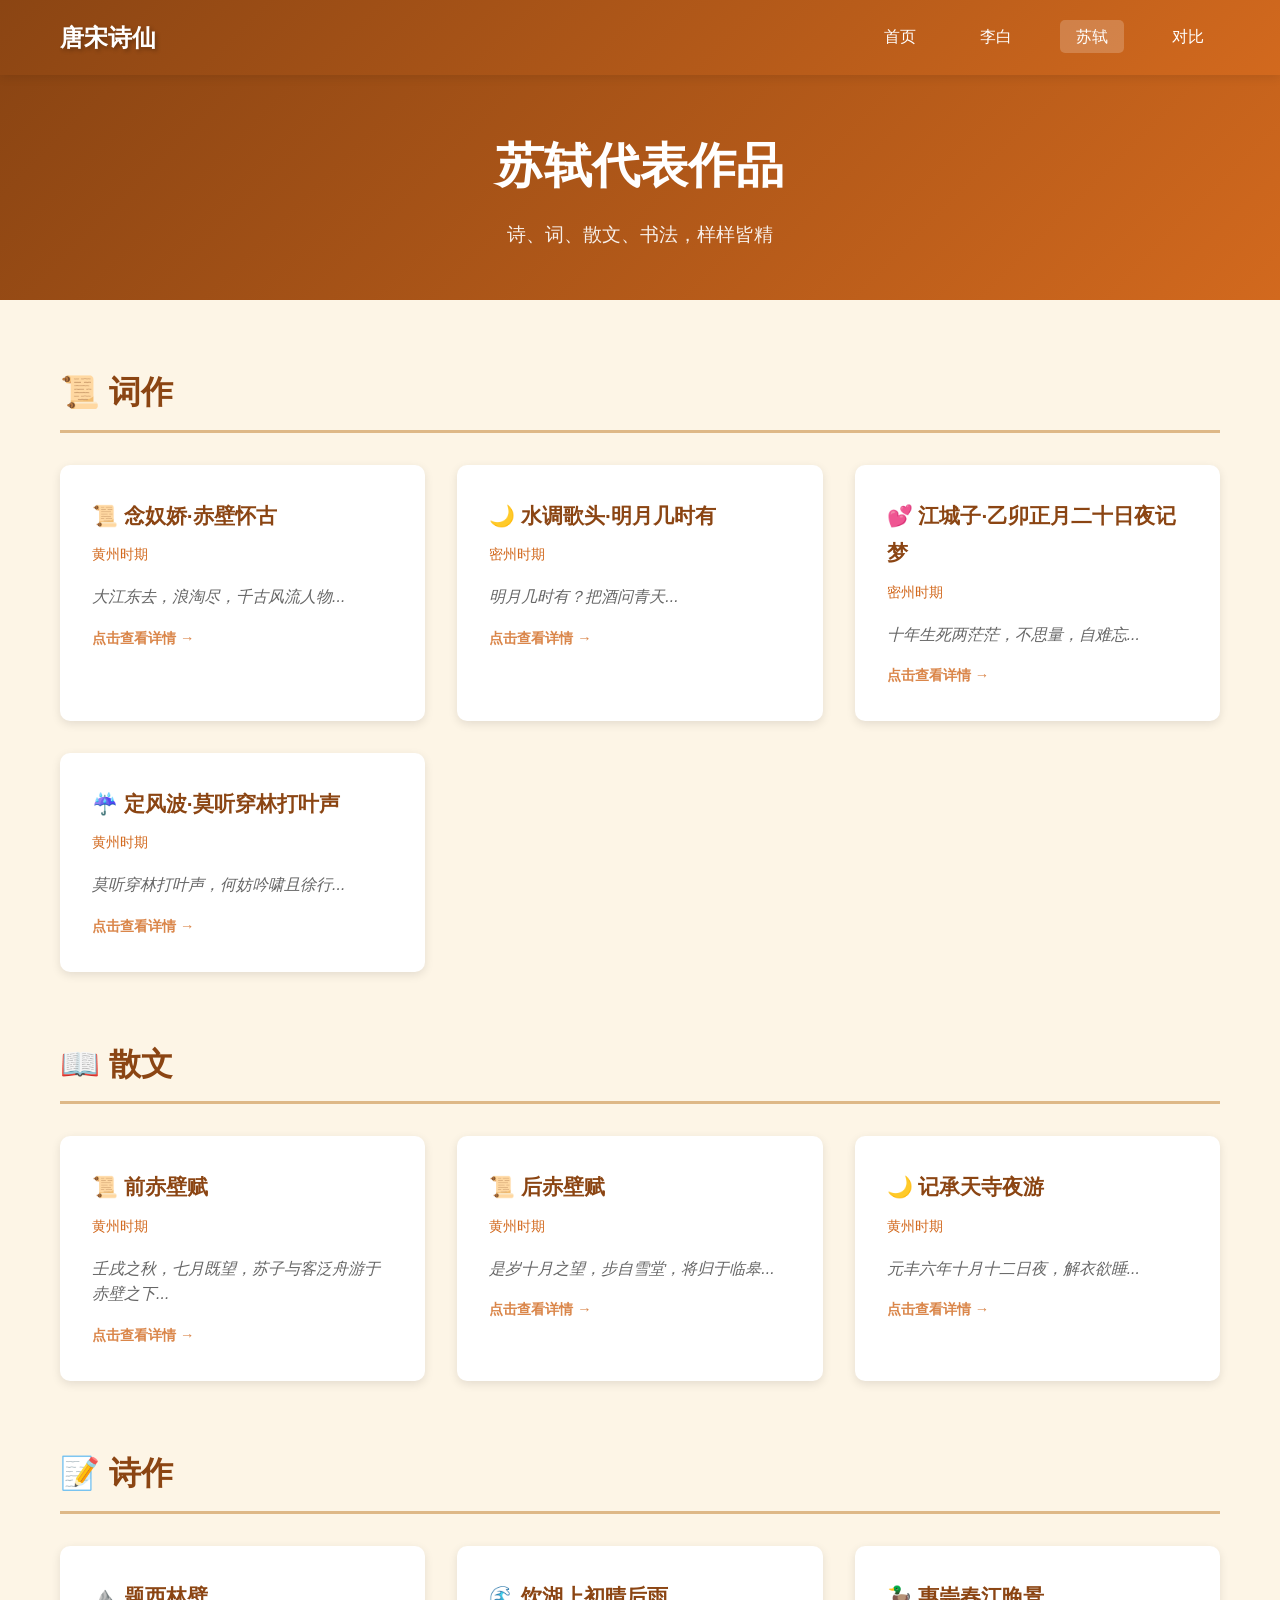
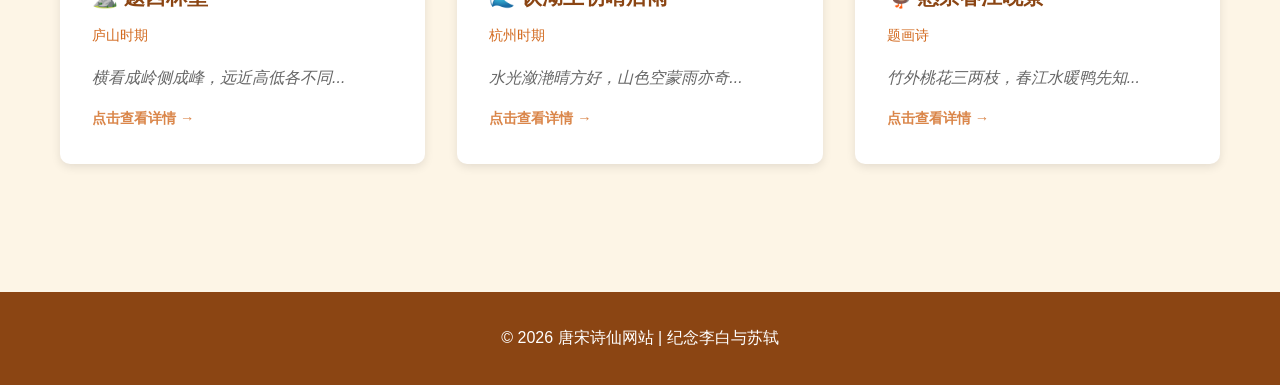
<file: dongpo-works.html>
<!DOCTYPE html>
<html lang="zh-CN">
<head>
    <meta charset="UTF-8">
    <meta name="viewport" content="width=device-width, initial-scale=1.0">
    <title>苏轼代表作品</title>
    <link rel="stylesheet" href="css/style.css">
</head>
<body class="dongpo-works">
    <header>
        <nav>
            <div class="logo">唐宋诗仙</div>
            <ul class="nav-links">
                <li><a href="index.html">首页</a></li>
                <li><a href="libai-index.html">李白</a></li>
                <li><a href="dongpo-index.html" class="active">苏轼</a></li>
                <li><a href="comparison.html">对比</a></li>
            </ul>
        </nav>
    </header>

    <main>
        <section class="page-header dongpo">
            <h1>苏轼代表作品</h1>
            <p>诗、词、散文、书法，样样皆精</p>
        </section>

        <section class="works-section">
            <div class="container">
                
                <div class="works-category">
                    <h2>📜 词作</h2>
                    <div class="works-grid">
                        <div class="work-card" onclick="showWork('dongpo-nianjiaoni')">
                            <h3>📜 念奴娇·赤壁怀古</h3>
                            <p class="work-period">黄州时期</p>
                            <p class="work-preview">大江东去，浪淘尽，千古风流人物...</p>
                            <p class="click-hint">点击查看详情 →</p>
                        </div>
                        <div class="work-card" onclick="showWork('dongpo-shuidiaogetou')">
                            <h3>🌙 水调歌头·明月几时有</h3>
                            <p class="work-period">密州时期</p>
                            <p class="work-preview">明月几时有？把酒问青天...</p>
                            <p class="click-hint">点击查看详情 →</p>
                        </div>
                        <div class="work-card" onclick="showWork('dongpo-jiangchengzi1')">
                            <h3>💕 江城子·乙卯正月二十日夜记梦</h3>
                            <p class="work-period">密州时期</p>
                            <p class="work-preview">十年生死两茫茫，不思量，自难忘...</p>
                            <p class="click-hint">点击查看详情 →</p>
                        </div>
                        <div class="work-card" onclick="showWork('dongpo-dingfengbo')">
                            <h3>☔ 定风波·莫听穿林打叶声</h3>
                            <p class="work-period">黄州时期</p>
                            <p class="work-preview">莫听穿林打叶声，何妨吟啸且徐行...</p>
                            <p class="click-hint">点击查看详情 →</p>
                        </div>
                    </div>
                </div>

                <div class="works-category">
                    <h2>📖 散文</h2>
                    <div class="works-grid">
                        <div class="work-card" onclick="showWork('dongpo-chibi1')">
                            <h3>📜 前赤壁赋</h3>
                            <p class="work-period">黄州时期</p>
                            <p class="work-preview">壬戌之秋，七月既望，苏子与客泛舟游于赤壁之下...</p>
                            <p class="click-hint">点击查看详情 →</p>
                        </div>
                        <div class="work-card" onclick="showWork('dongpo-chibi2')">
                            <h3>📜 后赤壁赋</h3>
                            <p class="work-period">黄州时期</p>
                            <p class="work-preview">是岁十月之望，步自雪堂，将归于临皋...</p>
                            <p class="click-hint">点击查看详情 →</p>
                        </div>
                        <div class="work-card" onclick="showWork('dongpo-chengtiansi')">
                            <h3>🌙 记承天寺夜游</h3>
                            <p class="work-period">黄州时期</p>
                            <p class="work-preview">元丰六年十月十二日夜，解衣欲睡...</p>
                            <p class="click-hint">点击查看详情 →</p>
                        </div>
                    </div>
                </div>

                <div class="works-category">
                    <h2>📝 诗作</h2>
                    <div class="works-grid">
                        <div class="work-card" onclick="showWork('dongpo-tixilinbi')">
                            <h3>⛰️ 题西林壁</h3>
                            <p class="work-period">庐山时期</p>
                            <p class="work-preview">横看成岭侧成峰，远近高低各不同...</p>
                            <p class="click-hint">点击查看详情 →</p>
                        </div>
                        <div class="work-card" onclick="showWork('dongpo-yinhushhang')">
                            <h3>🌊 饮湖上初晴后雨</h3>
                            <p class="work-period">杭州时期</p>
                            <p class="work-preview">水光潋滟晴方好，山色空蒙雨亦奇...</p>
                            <p class="click-hint">点击查看详情 →</p>
                        </div>
                        <div class="work-card" onclick="showWork('dongpo-huichong')">
                            <h3>🦆 惠崇春江晚景</h3>
                            <p class="work-period">题画诗</p>
                            <p class="work-preview">竹外桃花三两枝，春江水暖鸭先知...</p>
                            <p class="click-hint">点击查看详情 →</p>
                        </div>
                    </div>
                </div>

            </div>
        </section>
    </main>

    <!-- 作品详情模态框 -->
    <div id="work-modal" class="modal">
        <div class="modal-content">
            <span class="modal-close" onclick="closeModal()">&times;</span>
            <div id="modal-body"></div>
        </div>
    </div>

    <footer>
        <div class="container">
            <p>© 2026 唐宋诗仙网站 | 纪念李白与苏轼</p>
        </div>
    </footer>

    <script>
        const worksData = {
            'dongpo-nianjiaoni': {
                title: '念奴娇·赤壁怀古',
                period: '黄州时期（1082 年）',
                content: `大江东去，浪淘尽，千古风流人物。
故垒西边，人道是，三国周郎赤壁。
乱石穿空，惊涛拍岸，卷起千堆雪。
江山如画，一时多少豪杰。

遥想公瑾当年，小乔初嫁了，雄姿英发。
羽扇纶巾，谈笑间，樯橹灰飞烟灭。
故国神游，多情应笑我，早生华发。
人生如梦，一尊还酹江月。`,
                appreciation: `【作品赏析】

《念奴娇·赤壁怀古》是苏轼豪放词的代表作，作于元丰五年（1082 年）七月，当时苏轼谪居黄州，游赤壁所作。

🌟 思想内容：
• 上阕写景：描绘长江奔流、赤壁险峻的壮阔景象
• 下阕怀古：追忆周瑜年轻有为，对比自己功业未成
• 结尾抒情：以酒祭江，表达超脱豁达的人生态度

🎨 艺术特色：
• 气势磅礴，意境开阔
• 写景、咏史、抒情融为一体
• 语言豪迈，音律铿锵
• 开创豪放词风，影响深远

💡 名句解读：
"大江东去，浪淘尽，千古风流人物"——开篇气势磅礴，以长江东去比喻时光流逝，千古英雄都如浪花般被淘尽。这种宏大的历史视野，奠定了全词豪放的基调。

"人生如梦，一尊还酹江月"——结尾两句，诗人感叹人生短暂如梦，不如以酒祭江月，表达超脱豁达的情怀。这既是无奈，也是释然。`,
                background: '元丰五年（1082 年），苏轼谪居黄州第三年，七月游览黄州赤壁（非三国赤壁战场），触景生情，写下这首千古绝唱。此时苏轼 47 岁，功业未成，已生华发，借怀古抒发感慨。'
            },
            'dongpo-shuidiaogetou': {
                title: '水调歌头·明月几时有',
                period: '密州时期（1076 年）',
                content: `明月几时有？把酒问青天。
不知天上宫阙，今夕是何年。
我欲乘风归去，又恐琼楼玉宇，高处不胜寒。
起舞弄清影，何似在人间。

转朱阁，低绮户，照无眠。
不应有恨，何事长向别时圆？
人有悲欢离合，月有阴晴圆缺，此事古难全。
但愿人长久，千里共婵娟。`,
                appreciation: `【作品赏析】

《水调歌头·明月几时有》是苏轼中秋词的代表作，作于丙辰年（1076 年）中秋，当时苏轼在密州（今山东诸城）任知州。

🌟 思想内容：
• 上阕问月：把酒问天，想象月宫，表达出世与入世的矛盾
• 下阕怀人：望月思亲，怀念弟弟苏辙
• 结尾祝愿：表达对亲人的美好祝愿

🎨 艺术特色：
• 想象丰富，意境深远
• 情理交融，哲理深刻
• 语言优美，音律和谐
• 被誉为"中秋词之冠"

💡 名句解读：
"人有悲欢离合，月有阴晴圆缺，此事古难全"——这三句蕴含深刻哲理：人生有悲欢离合，月亮有阴晴圆缺，这都是自然规律，自古以来就难以完美。这种对人生缺憾的坦然接受，体现了苏轼的豁达智慧。

"但愿人长久，千里共婵娟"——结尾两句表达对亲人的美好祝愿：只希望亲人平安长久，即使相隔千里，也能共享这美好的月光。"婵娟"指明月，这两句成为中秋佳节最常用的祝福语。`,
                background: '熙宁九年（1076 年）中秋，苏轼在密州任知州，与弟弟苏辙已七年未见面。中秋之夜，苏轼饮酒赏月，思念亲人，写下这首千古名篇。'
            },
            'dongpo-jiangchengzi1': {
                title: '江城子·乙卯正月二十日夜记梦',
                period: '密州时期（1075 年）',
                content: `十年生死两茫茫，不思量，自难忘。
千里孤坟，无处话凄凉。
纵使相逢应不识，尘满面，鬓如霜。

夜来幽梦忽还乡，小轩窗，正梳妆。
相顾无言，惟有泪千行。
料得年年肠断处，明月夜，短松冈。`,
                appreciation: `【作品赏析】

这是苏轼为悼念亡妻王弗所作的词，作于熙宁八年（1075 年）正月二十日，当时苏轼在密州任知州。

🌟 思想内容：
• 上阕写别后思念：生死相隔十年，难忘亡妻
• 下阕记梦境相见：梦中还乡，见妻子梳妆
• 结尾想象：明月夜下，短松冈上，年年断肠

🎨 艺术特色：
• 真情实感，感人至深
• 虚实结合，梦境与现实交织
• 语言朴素，情深意切
• 被誉为"千古第一悼亡词"

💡 名句解读：
"十年生死两茫茫，不思量，自难忘"——开篇三句直抒胸臆：妻子去世十年，生死相隔，即使不去刻意想念，也难以忘怀。这种深沉的思念，无需修饰，自然动人。

"相顾无言，惟有泪千行"——梦中相见，千言万语却不知从何说起，只有泪水奔流。这两句写尽了久别重逢的复杂情感，无声胜有声。`,
                background: '苏轼 19 岁时与 16 岁的王弗结婚，夫妻恩爱。治平二年（1065 年），王弗病逝，年仅 27 岁。熙宁八年（1075 年）正月二十日，苏轼梦见亡妻，醒来后写下这首悼亡词，此时距王弗去世正好十年。'
            },
            'dongpo-dingfengbo': {
                title: '定风波·莫听穿林打叶声',
                period: '黄州时期（1082 年）',
                content: `莫听穿林打叶声，何妨吟啸且徐行。
竹杖芒鞋轻胜马，谁怕？一蓑烟雨任平生。

料峭春风吹酒醒，微冷，山头斜照却相迎。
回首向来萧瑟处，归去，也无风雨也无晴。`,
                appreciation: `【作品赏析】

《定风波》作于元丰五年（1082 年）春，当时苏轼谪居黄州。词前有小序："三月七日，沙湖道中遇雨。雨具先去，同行皆狼狈，余独不觉。已而遂晴，故作此词。"

🌟 思想内容：
• 上阕写雨中徐行：不惧风雨，从容前行
• 下阕写雨后感受：风雨过后，归于平静
• 表达超然物外、随遇而安的人生态度

🎨 艺术特色：
• 即景抒情，寓理于事
• 语言洒脱，节奏明快
• "谁怕"二字，展现豪迈气概
• 结尾富含哲理

💡 名句解读：
"竹杖芒鞋轻胜马，谁怕？一蓑烟雨任平生"——这三句展现苏轼的豪迈与洒脱：拄竹杖、穿草鞋，比骑马还轻快；有什么可怕的？一身蓑衣，任凭风雨，照样过一生。这是面对困境的乐观态度。

"回首向来萧瑟处，归去，也无风雨也无晴"——结尾三句富含哲理：回头看看刚才风雨萧瑟的地方，现在归于平静，既无所谓的风雨，也无所谓的晴朗。这表达了超然物外、宠辱不惊的人生境界。`,
                background: '元丰五年（1082 年）三月七日，苏轼与友人出游，途中遇雨，雨具已先被带走，同行的人都狼狈不堪，只有苏轼从容自若。雨后放晴，苏轼写下这首词，表达豁达胸襟。'
            },
            'dongpo-chibi1': {
                title: '前赤壁赋',
                period: '黄州时期（1082 年）',
                content: `壬戌之秋，七月既望，苏子与客泛舟游于赤壁之下。清风徐来，水波不兴。举酒属客，诵明月之诗，歌窈窕之章。少焉，月出于东山之上，徘徊于斗牛之间。白露横江，水光接天。纵一苇之所如，凌万顷之茫然。浩浩乎如冯虚御风，而不知其所止；飘飘乎如遗世独立，羽化而登仙。
...
惟江上之清风，与山间之明月，耳得之而为声，目遇之而成色，取之无禁，用之不竭。是造物者之无尽藏也，而吾与子之所共适。`,
                appreciation: `【作品赏析】

《前赤壁赋》作于元丰五年（1082 年）七月，是苏轼散文的代表作，与《后赤壁赋》并称"双璧"。

🌟 思想内容：
• 描写夜游赤壁的美景
• 通过主客问答，探讨人生哲理
• 表达超然物外、随缘自适的人生态度

🎨 艺术特色：
• 写景、抒情、议论融为一体
• 主客问答，形式新颖
• 语言优美，骈散结合
• 意境深远，哲理深刻

💡 名句解读：
"惟江上之清风，与山间之明月，耳得之而为声，目遇之而成色，取之无禁，用之不竭"——这段写大自然的美好：江上清风、山间明月，耳朵听到成为声音，眼睛看到成为景色，可以随意取用，无穷无尽。这是苏轼对自然之美的赞美，也是对精神自由的追求。`,
                background: '元丰五年七月十六日，苏轼与友人夜游黄州赤壁，赏月泛舟，饮酒赋诗，写下这篇千古名赋。此时苏轼谪居黄州已三年，心境逐渐超脱。'
            },
            'dongpo-chibi2': {
                title: '后赤壁赋',
                period: '黄州时期（1082 年）',
                content: `是岁十月之望，步自雪堂，将归于临皋。二客从予过黄泥之坂。霜露既降，木叶尽脱，人影在地，仰见明月，顾而乐之，行歌相答。
...
须臾客去，予亦就睡。梦一道士，羽衣蹁跹，过临皋之下，揖予而言曰："赤壁之游乐乎？"问其姓名，俯而不答。"呜呼！噫嘻！我知之矣。畴昔之夜，飞鸣而过我者，非子也邪？"道士顾笑，予亦惊寤。开户视之，不见其处。`,
                appreciation: `【作品赏析】

《后赤壁赋》作于《前赤壁赋》三个月后，同是元丰五年，但季节从秋入冬，心境也有所变化。

🌟 思想内容：
• 描写冬夜游赤壁的经历
• 借梦境表达超脱情怀
• 意境更为深邃神秘

🎨 艺术特色：
• 叙事为主，写景为辅
• 结尾梦境，增添神秘色彩
• 语言简练，意境深远
• 与前赋形成对照

💡 名句解读：
结尾的梦境描写，道士化鹤而去，不知其处，增添了神秘色彩，表达了苏轼对超脱境界的向往。`,
                background: '元丰五年十月十五日，苏轼再次游赤壁，与《前赤壁赋》相隔三个月。此次游历，季节已入冬，景色不同，心境也有变化。'
            },
            'dongpo-chengtiansi': {
                title: '记承天寺夜游',
                period: '黄州时期（1083 年）',
                content: `元丰六年十月十二日夜，解衣欲睡，月色入户，欣然起行。念无与为乐者，遂至承天寺寻张怀民。怀民亦未寝，相与步于中庭。

庭下如积水空明，水中藻荇交横，盖竹柏影也。

何夜无月？何处无竹柏？但少闲人如吾两人者耳。`,
                appreciation: `【作品赏析】

《记承天寺夜游》是苏轼小品文的代表作，作于元丰六年（1083 年），当时苏轼谪居黄州。

🌟 思想内容：
• 记述月夜与友人散步的经历
• 描写月下美景
• 表达闲适自得的心境

🎨 艺术特色：
• 篇幅短小，仅 80 余字
• 语言精炼，意境深远
• 比喻巧妙，"积水空明"
• 结尾富含哲理

💡 名句解读：
"庭下如积水空明，水中藻荇交横，盖竹柏影也"——这三句描写月光下的庭院：月光如水，清澈透明，竹柏的影子如同水中的藻荇交错。这个比喻极为巧妙，写出月光的澄澈和竹影的婆娑。

"何夜无月？何处无竹柏？但少闲人如吾两人者耳"——结尾三句富含哲理：哪个夜晚没有月亮？哪里没有竹柏？只是缺少像我们这样的闲人罢了。"闲人"二字，既是自嘲，也是自傲，表达了超脱世俗的闲适心境。`,
                background: '元丰六年十月十二日，苏轼在黄州，月夜难眠，到承天寺找好友张怀民，二人在庭院中散步赏月，写下这篇短文。此时苏轼谪居黄州已四年，心境趋于平和。'
            },
            'dongpo-tixilinbi': {
                title: '题西林壁',
                period: '庐山时期（1084 年）',
                content: `横看成岭侧成峰，
远近高低各不同。
不识庐山真面目，
只缘身在此山中。`,
                appreciation: `【作品赏析】

《题西林壁》是苏轼哲理诗的代表作，作于元丰七年（1084 年），当时苏轼游庐山，题诗于西林寺墙壁上。

🌟 思想内容：
• 描写庐山的不同面貌
• 阐述"当局者迷"的哲理
• 表达认识事物的辩证观点

🎨 艺术特色：
• 语言浅显，哲理深刻
• 即景说理，自然贴切
• 对仗工整，朗朗上口
• 千古传诵的哲理名句

💡 名句解读：
"不识庐山真面目，只缘身在此山中"——这两句是千古名句：为什么看不清庐山的真实面貌？只因为自己身处山中。这不仅是写景，更是阐述哲理：人们往往因为身处其中，而看不清事物的真相。这启示我们要跳出局限，从多角度认识事物。`,
                background: '元丰七年（1084 年），苏轼离开黄州，奉诏赴汝州，途经庐山，游览多日，写下这组诗，其中《题西林壁》最为著名。'
            },
            'dongpo-yinhushhang': {
                title: '饮湖上初晴后雨',
                period: '杭州时期（1073 年）',
                content: `水光潋滟晴方好，
山色空蒙雨亦奇。
欲把西湖比西子，
淡妆浓抹总相宜。`,
                appreciation: `【作品赏析】

《饮湖上初晴后雨》是苏轼描写西湖的代表作，作于熙宁六年（1073 年），当时苏轼任杭州通判。

🌟 思想内容：
• 描写西湖晴天和雨天的美景
• 以美人比喻西湖
• 表达对西湖的赞美

🎨 艺术特色：
• 对比手法：晴雨对比
• 比喻巧妙：西湖比西子
• 语言优美，意境深远
• 成为西湖的"定评"

💡 名句解读：
"欲把西湖比西子，淡妆浓抹总相宜"——这两句是千古名句：想把西湖比作西施，无论是淡妆还是浓抹，都非常合适。这个比喻极为巧妙，西施是古代美女，西湖是自然美景，二者都有天然之美，无论何种状态都美。从此，西湖有了"西子湖"的别称。`,
                background: '熙宁六年（1073 年），苏轼任杭州通判，与友人游西湖，饮酒时天气由晴转雨，苏轼即兴写下这组诗，共两首，这是第二首。'
            },
            'dongpo-huichong': {
                title: '惠崇春江晚景',
                period: '题画诗（1085 年）',
                content: `竹外桃花三两枝，
春江水暖鸭先知。
蒌蒿满地芦芽短，
正是河豚欲上时。`,
                appreciation: `【作品赏析】

《惠崇春江晚景》是苏轼题画诗的代表作，作于元丰八年（1085 年），为僧人惠崇的画作《春江晚景》所题。

🌟 思想内容：
• 描写画中春江美景
• 融入诗人的想象
• 表达对春天的喜爱

🎨 艺术特色：
• 诗画结合，相得益彰
• 细节生动，富有生活气息
• "鸭先知"想象巧妙
• 语言清新自然

💡 名句解读：
"春江水暖鸭先知"——这句是千古名句：春天江水变暖，鸭子最先知道。这不仅是写实，更蕴含哲理：只有亲身体验，才能有所感知。这句诗也常被用来比喻实践出真知。`,
                background: '元丰八年（1085 年），苏轼在汴京，见到僧人惠崇的画作《春江晚景》，题诗其上。原画已失传，但苏轼的题画诗流传千古。'
            }
        };

        function showWork(workId) {
            const work = worksData[workId];
            const modalBody = document.getElementById('modal-body');
            
            modalBody.innerHTML = `
                <div class="modal-header">
                    <h2>${work.title}</h2>
                    <p class="modal-period">${work.period}</p>
                </div>
                <div class="modal-section">
                    <h3>📖 作品全文</h3>
                    <pre class="modal-content-text">${work.content}</pre>
                </div>
                <div class="modal-section">
                    <h3>📜 创作背景</h3>
                    <p>${work.background}</p>
                </div>
                <div class="modal-section">
                    <h3>💡 作品赏析</h3>
                    <div class="appreciation-text">${work.appreciation.replace(/\n/g, '<br>')}</div>
                </div>
            `;
            
            document.getElementById('work-modal').style.display = 'flex';
            document.body.style.overflow = 'hidden';
        }

        function closeModal() {
            document.getElementById('work-modal').style.display = 'none';
            document.body.style.overflow = 'auto';
        }

        // 点击模态框外部关闭
        window.onclick = function(event) {
            const modal = document.getElementById('work-modal');
            if (event.target == modal) {
                closeModal();
            }
        }

        // ESC 键关闭
        document.addEventListener('keydown', function(event) {
            if (event.key === 'Escape') {
                closeModal();
            }
        });
    </script>
</body>
</html>
</file>
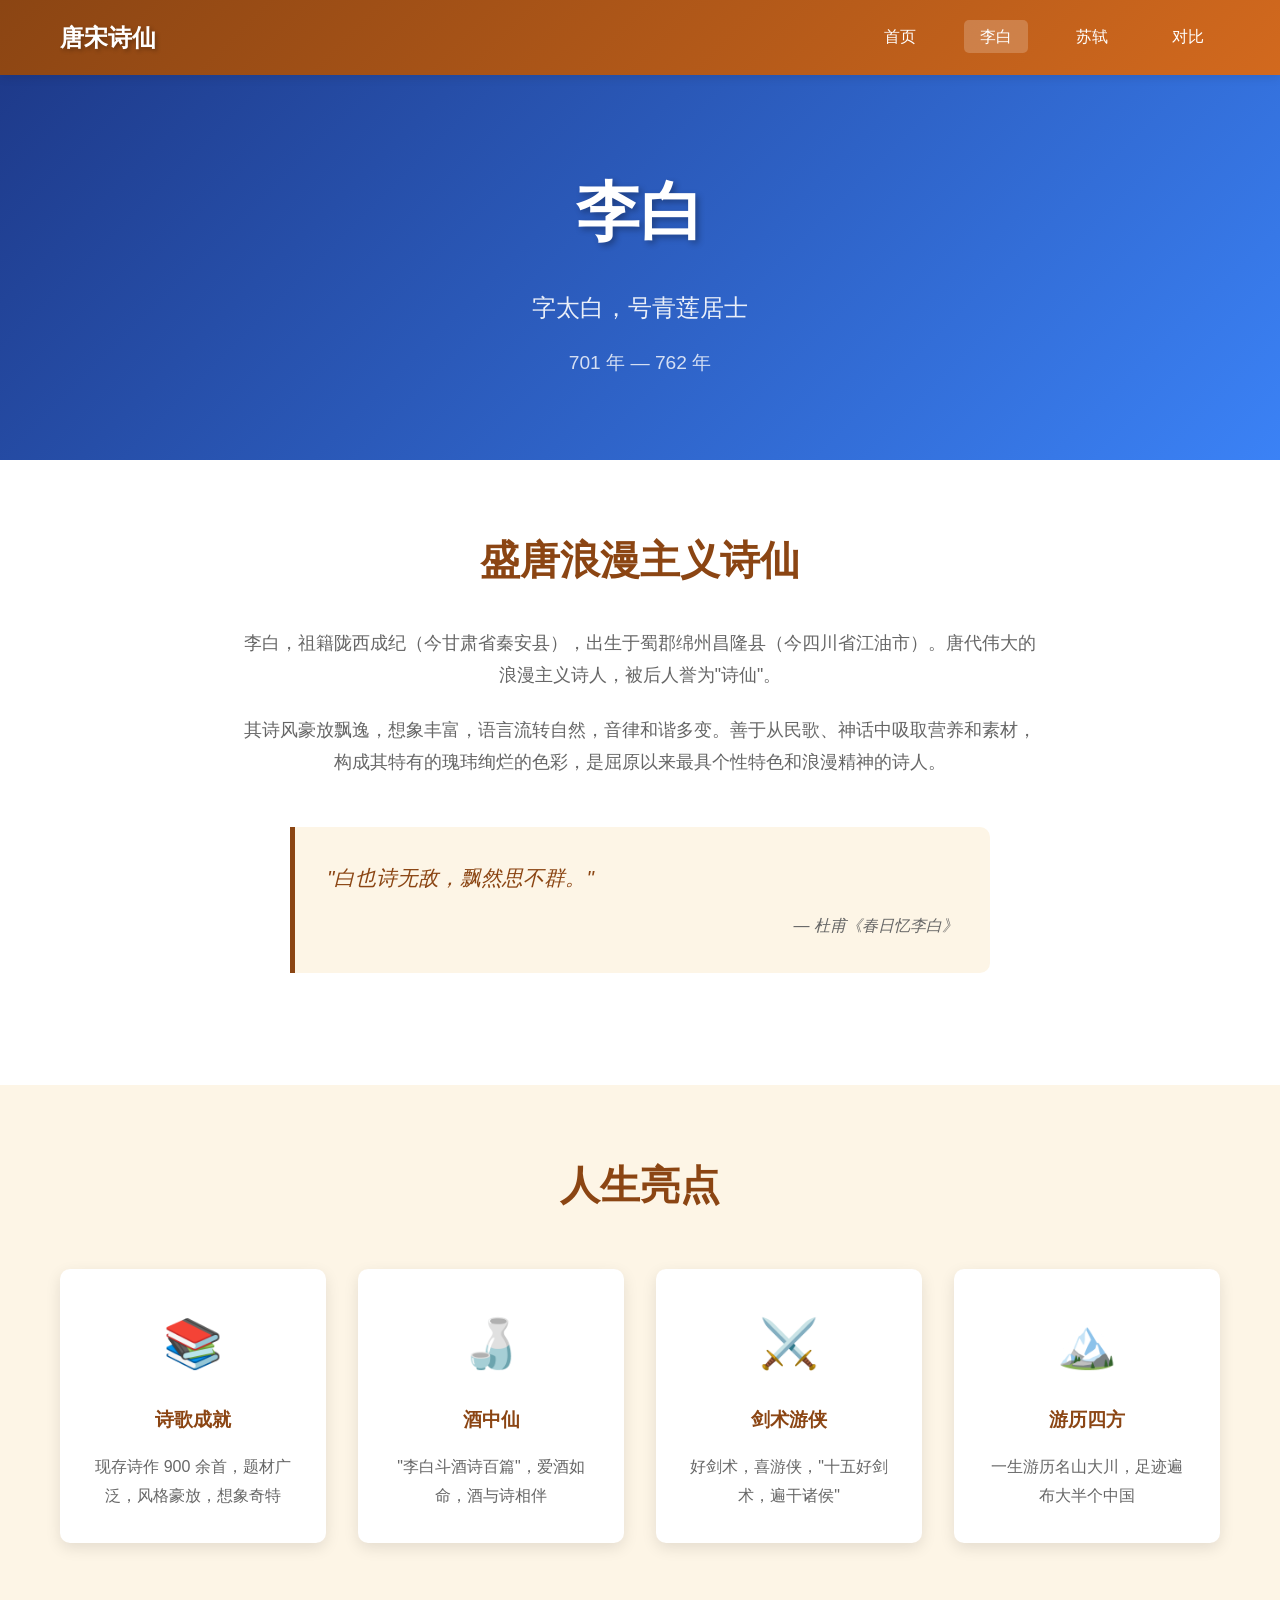
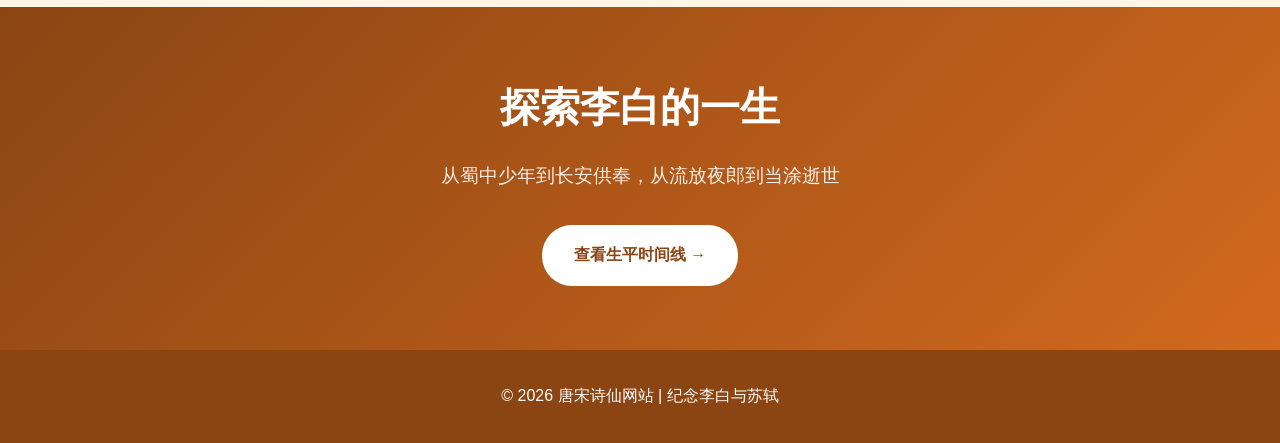
<file: libai-index.html>
<!DOCTYPE html>
<html lang="zh-CN">
<head>
    <meta charset="UTF-8">
    <meta name="viewport" content="width=device-width, initial-scale=1.0">
    <title>李白 - 诗仙</title>
    <link rel="stylesheet" href="css/style.css">
</head>
<body>
    <header>
        <nav>
            <div class="logo">唐宋诗仙</div>
            <ul class="nav-links">
                <li><a href="index.html">首页</a></li>
                <li><a href="libai-index.html" class="active">李白</a></li>
                <li><a href="dongpo-index.html">苏轼</a></li>
                <li><a href="comparison.html">对比</a></li>
            </ul>
        </nav>
    </header>

    <main>
        <section class="hero libai">
            <h1>李白</h1>
            <p class="subtitle">字太白，号青莲居士</p>
            <p class="dates">701 年 — 762 年</p>
        </section>

        <section class="intro">
            <div class="container">
                <h2>盛唐浪漫主义诗仙</h2>
                <p>李白，祖籍陇西成纪（今甘肃省秦安县），出生于蜀郡绵州昌隆县（今四川省江油市）。唐代伟大的浪漫主义诗人，被后人誉为"诗仙"。</p>
                <p>其诗风豪放飘逸，想象丰富，语言流转自然，音律和谐多变。善于从民歌、神话中吸取营养和素材，构成其特有的瑰玮绚烂的色彩，是屈原以来最具个性特色和浪漫精神的诗人。</p>
                
                <div class="quote-box">
                    <blockquote>
                        "白也诗无敌，飘然思不群。"
                    </blockquote>
                    <cite>— 杜甫《春日忆李白》</cite>
                </div>
            </div>
        </section>

        <section class="highlights">
            <div class="container">
                <h2>人生亮点</h2>
                <div class="grid">
                    <div class="card">
                        <div class="card-icon">📚</div>
                        <h3>诗歌成就</h3>
                        <p>现存诗作 900 余首，题材广泛，风格豪放，想象奇特</p>
                    </div>
                    <div class="card">
                        <div class="card-icon">🍶</div>
                        <h3>酒中仙</h3>
                        <p>"李白斗酒诗百篇"，爱酒如命，酒与诗相伴</p>
                    </div>
                    <div class="card">
                        <div class="card-icon">⚔️</div>
                        <h3>剑术游侠</h3>
                        <p>好剑术，喜游侠，"十五好剑术，遍干诸侯"</p>
                    </div>
                    <div class="card">
                        <div class="card-icon">🏔️</div>
                        <h3>游历四方</h3>
                        <p>一生游历名山大川，足迹遍布大半个中国</p>
                    </div>
                </div>
            </div>
        </section>

        <section class="cta">
            <div class="container">
                <h2>探索李白的一生</h2>
                <p>从蜀中少年到长安供奉，从流放夜郎到当涂逝世</p>
                <a href="libai-timeline.html" class="btn">查看生平时间线 →</a>
            </div>
        </section>
    </main>

    <footer>
        <div class="container">
            <p>© 2026 唐宋诗仙网站 | 纪念李白与苏轼</p>
        </div>
    </footer>
</body>
</html>
</file>
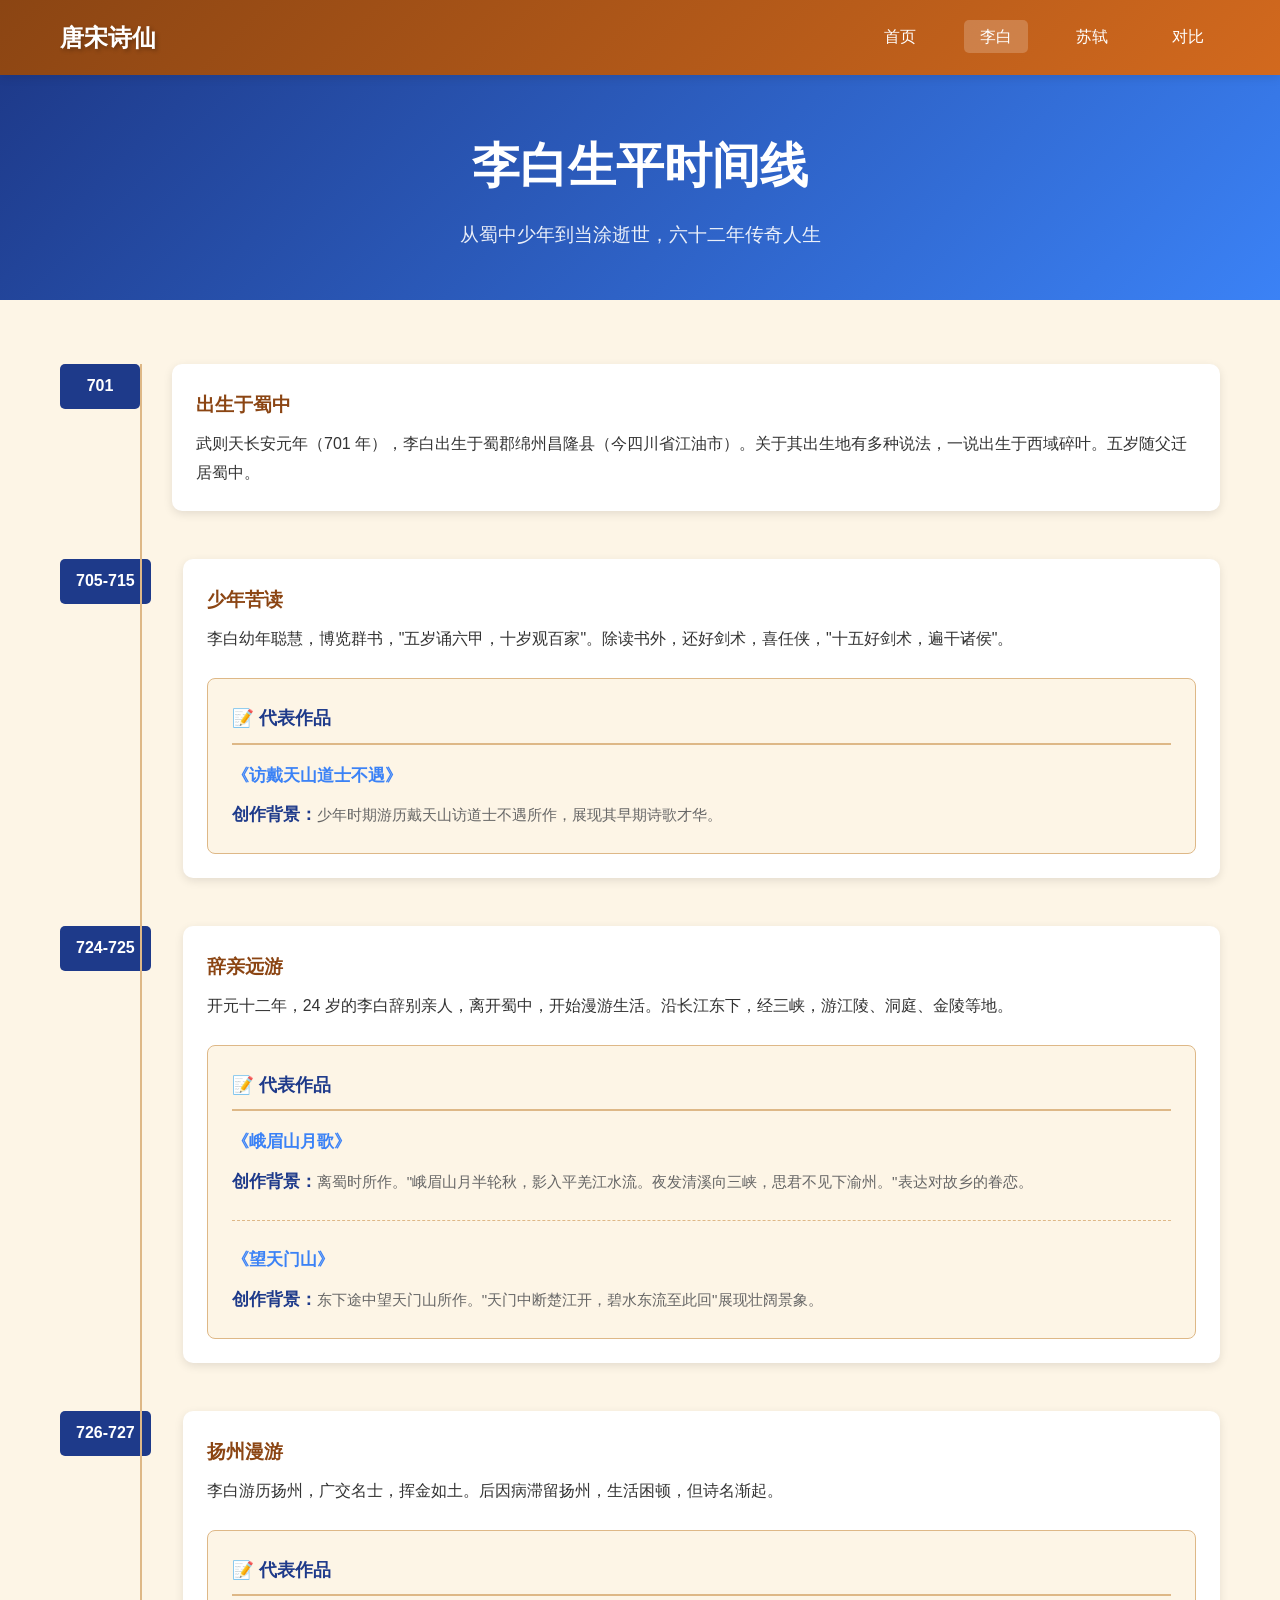
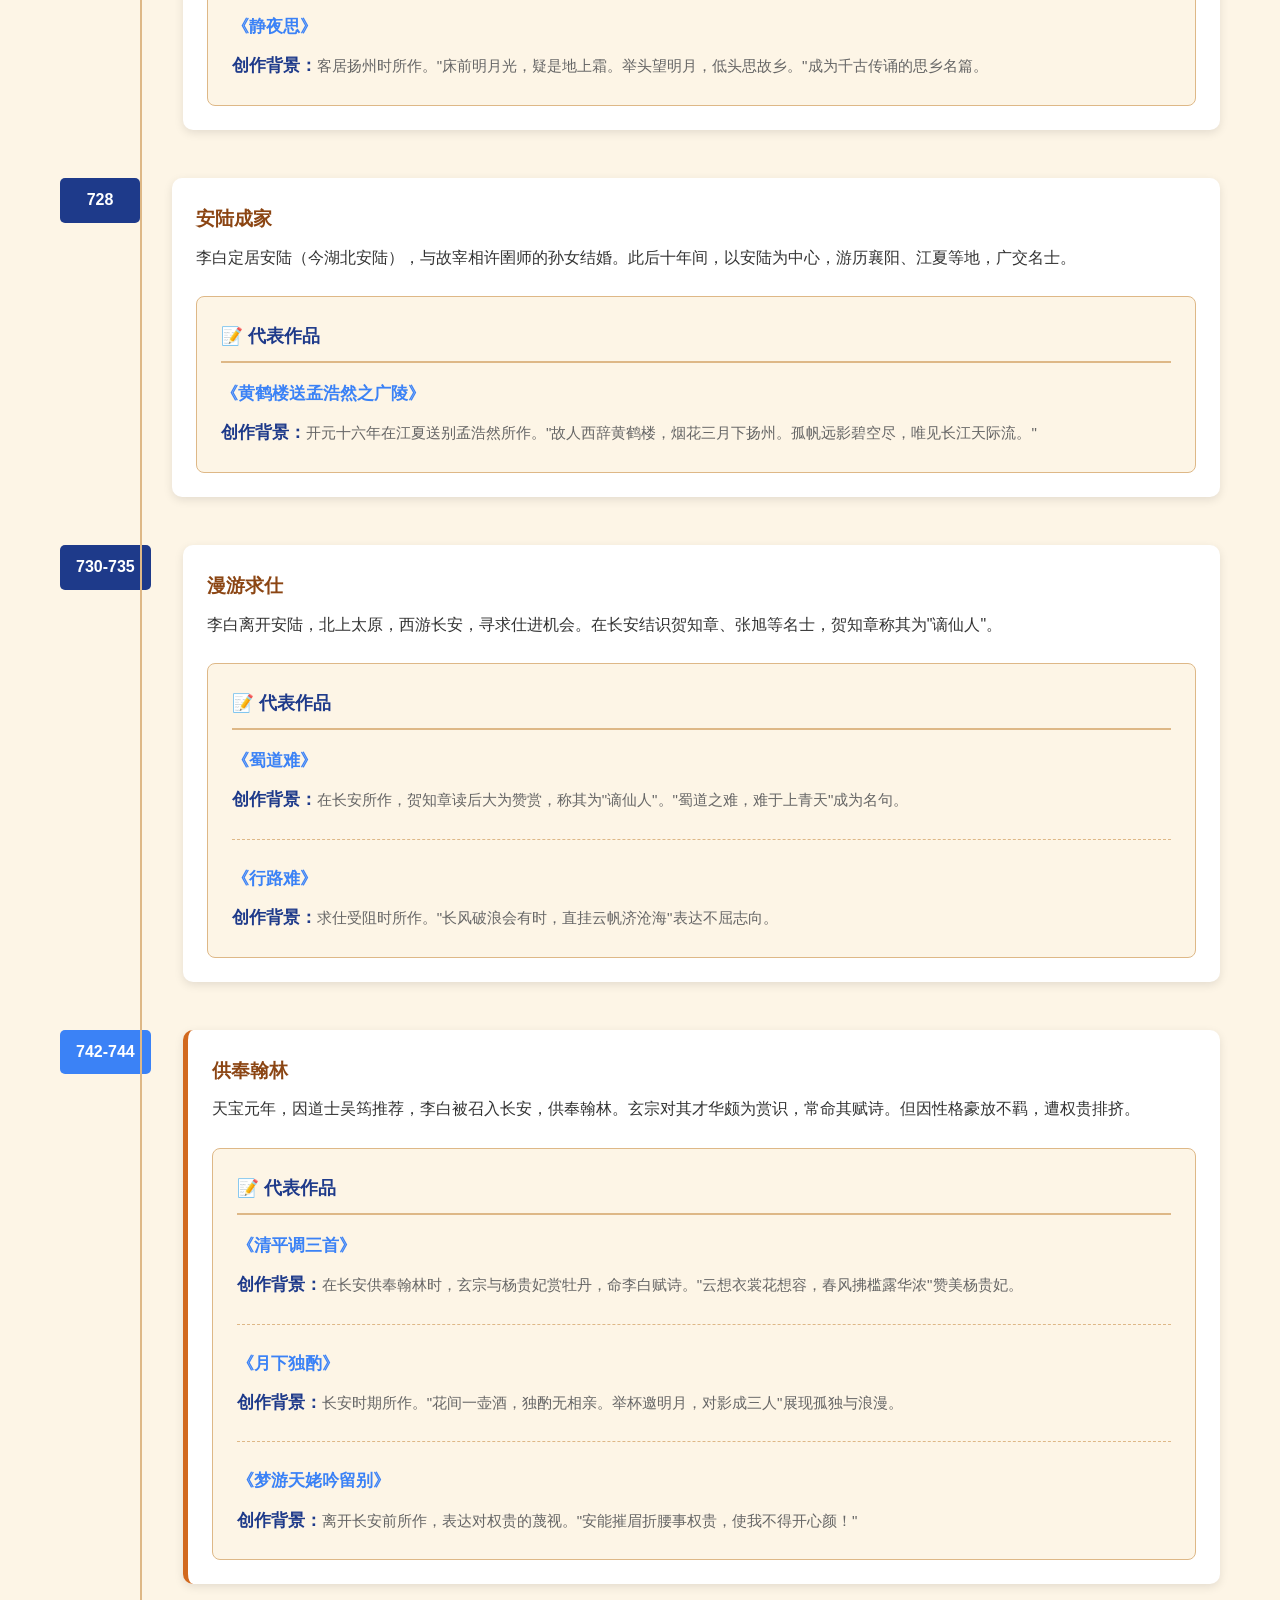
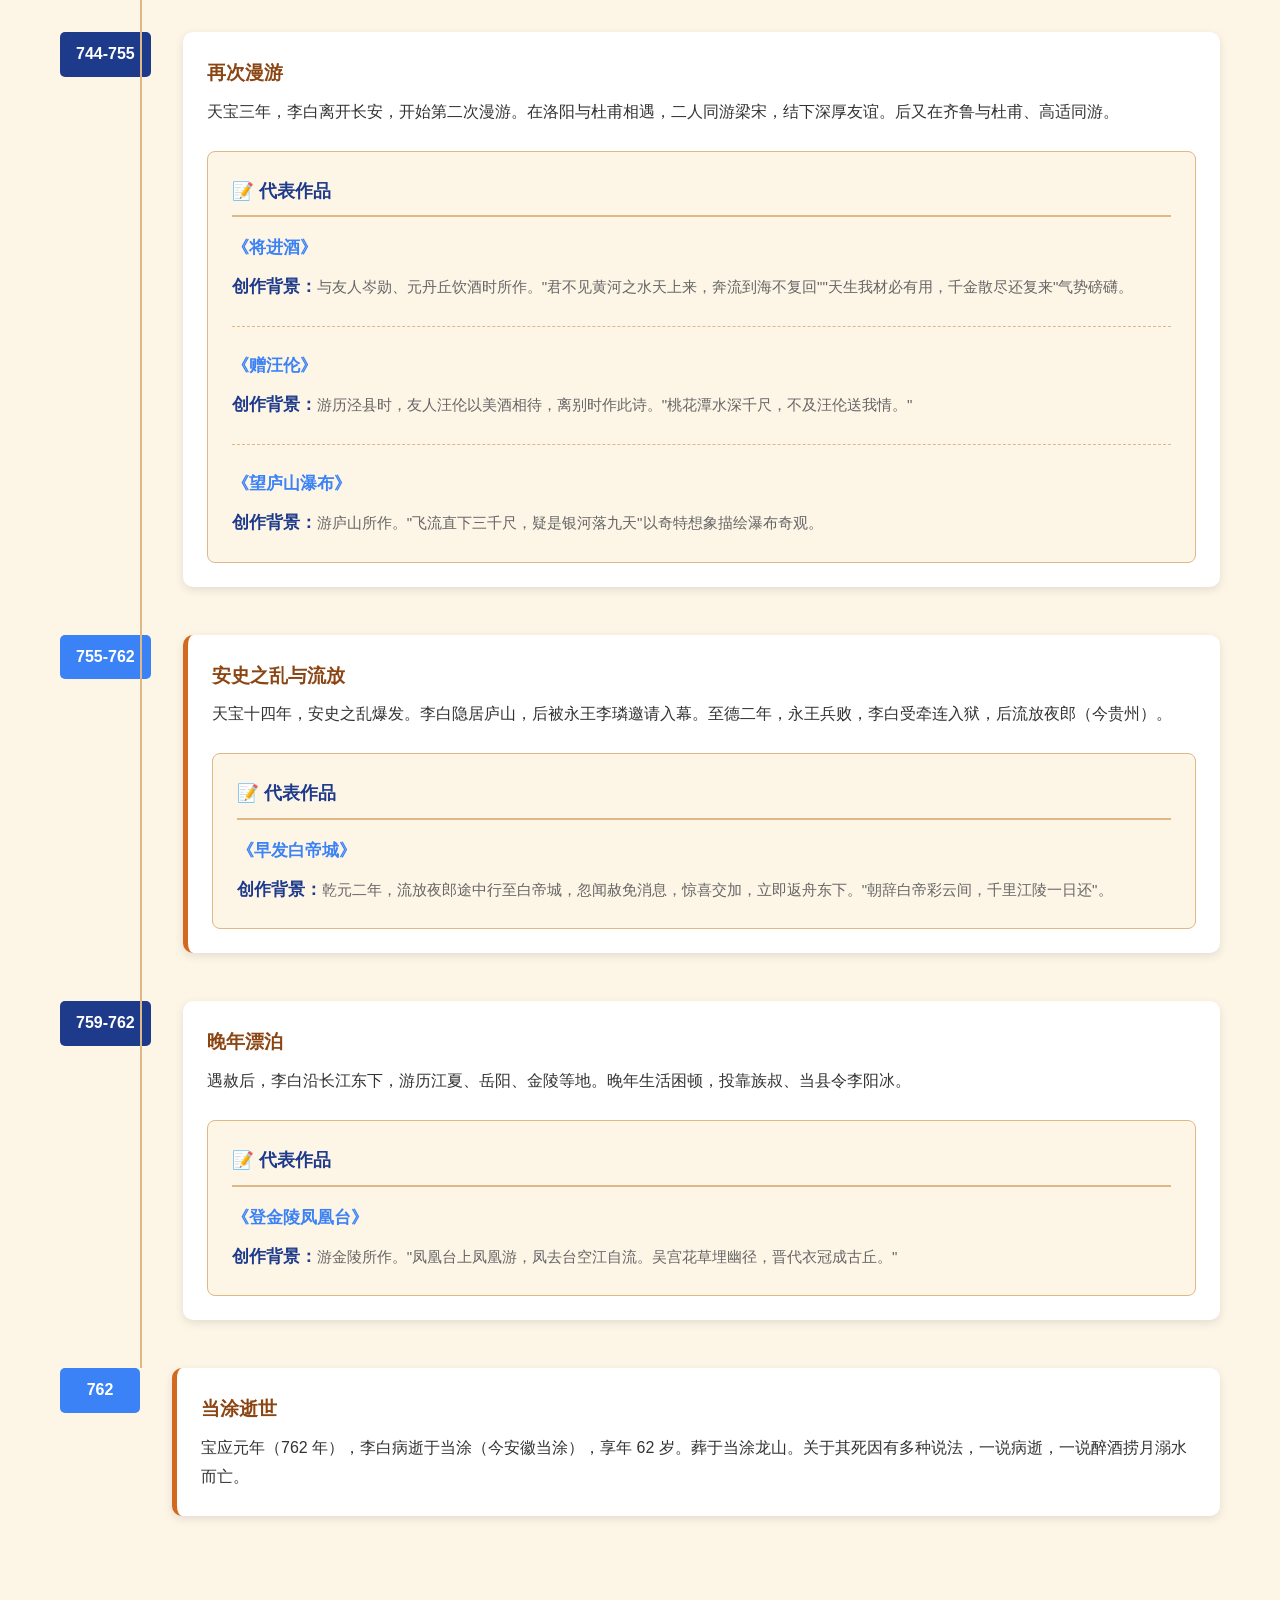
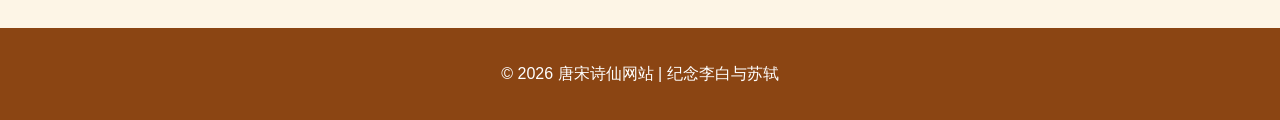
<file: libai-timeline.html>
<!DOCTYPE html>
<html lang="zh-CN">
<head>
    <meta charset="UTF-8">
    <meta name="viewport" content="width=device-width, initial-scale=1.0">
    <title>李白生平时间线</title>
    <link rel="stylesheet" href="css/style.css">
</head>
<body>
    <header>
        <nav>
            <div class="logo">唐宋诗仙</div>
            <ul class="nav-links">
                <li><a href="index.html">首页</a></li>
                <li><a href="libai-index.html" class="active">李白</a></li>
                <li><a href="dongpo-index.html">苏轼</a></li>
                <li><a href="comparison.html">对比</a></li>
            </ul>
        </nav>
    </header>

    <main>
        <section class="page-header libai">
            <h1>李白生平时间线</h1>
            <p>从蜀中少年到当涂逝世，六十二年传奇人生</p>
        </section>

        <section class="timeline">
            <div class="container">
                
                <div class="timeline-item">
                    <div class="timeline-year libai-bg">701</div>
                    <div class="timeline-content">
                        <h3>出生于蜀中</h3>
                        <p>武则天长安元年（701 年），李白出生于蜀郡绵州昌隆县（今四川省江油市）。关于其出生地有多种说法，一说出生于西域碎叶。五岁随父迁居蜀中。</p>
                    </div>
                </div>

                <div class="timeline-item">
                    <div class="timeline-year libai-bg">705-715</div>
                    <div class="timeline-content">
                        <h3>少年苦读</h3>
                        <p>李白幼年聪慧，博览群书，"五岁诵六甲，十岁观百家"。除读书外，还好剑术，喜任侠，"十五好剑术，遍干诸侯"。</p>
                        <div class="work-box libai-style">
                            <h4>📝 代表作品</h4>
                            <div class="work-item">
                                <strong><a href="javascript:void(0)" onclick="showWork('libai-fangdaishan')">《访戴天山道士不遇》</a></strong>
                                <p><strong>创作背景：</strong>少年时期游历戴天山访道士不遇所作，展现其早期诗歌才华。</p>
                            </div>
                        </div>
                    </div>
                </div>

                <div class="timeline-item">
                    <div class="timeline-year libai-bg">724-725</div>
                    <div class="timeline-content">
                        <h3>辞亲远游</h3>
                        <p>开元十二年，24 岁的李白辞别亲人，离开蜀中，开始漫游生活。沿长江东下，经三峡，游江陵、洞庭、金陵等地。</p>
                        <div class="work-box libai-style">
                            <h4>📝 代表作品</h4>
                            <div class="work-item">
                                <strong><a href="javascript:void(0)" onclick="showWork('libai-emeishanyue')">《峨眉山月歌》</a></strong>
                                <p><strong>创作背景：</strong>离蜀时所作。"峨眉山月半轮秋，影入平羌江水流。夜发清溪向三峡，思君不见下渝州。"表达对故乡的眷恋。</p>
                            </div>
                            <div class="work-item">
                                <strong><a href="javascript:void(0)" onclick="showWork('libai-wangtianmenshan')">《望天门山》</a></strong>
                                <p><strong>创作背景：</strong>东下途中望天门山所作。"天门中断楚江开，碧水东流至此回"展现壮阔景象。</p>
                            </div>
                        </div>
                    </div>
                </div>

                <div class="timeline-item">
                    <div class="timeline-year libai-bg">726-727</div>
                    <div class="timeline-content">
                        <h3>扬州漫游</h3>
                        <p>李白游历扬州，广交名士，挥金如土。后因病滞留扬州，生活困顿，但诗名渐起。</p>
                        <div class="work-box libai-style">
                            <h4>📝 代表作品</h4>
                            <div class="work-item">
                                <strong><a href="javascript:void(0)" onclick="showWork('libai-jingyesi')">《静夜思》</a></strong>
                                <p><strong>创作背景：</strong>客居扬州时所作。"床前明月光，疑是地上霜。举头望明月，低头思故乡。"成为千古传诵的思乡名篇。</p>
                            </div>
                        </div>
                    </div>
                </div>

                <div class="timeline-item">
                    <div class="timeline-year libai-bg">728</div>
                    <div class="timeline-content">
                        <h3>安陆成家</h3>
                        <p>李白定居安陆（今湖北安陆），与故宰相许圉师的孙女结婚。此后十年间，以安陆为中心，游历襄阳、江夏等地，广交名士。</p>
                        <div class="work-box libai-style">
                            <h4>📝 代表作品</h4>
                            <div class="work-item">
                                <strong><a href="javascript:void(0)" onclick="showWork('libai-huanghelou')">《黄鹤楼送孟浩然之广陵》</a></strong>
                                <p><strong>创作背景：</strong>开元十六年在江夏送别孟浩然所作。"故人西辞黄鹤楼，烟花三月下扬州。孤帆远影碧空尽，唯见长江天际流。"</p>
                            </div>
                        </div>
                    </div>
                </div>

                <div class="timeline-item">
                    <div class="timeline-year libai-bg">730-735</div>
                    <div class="timeline-content">
                        <h3>漫游求仕</h3>
                        <p>李白离开安陆，北上太原，西游长安，寻求仕进机会。在长安结识贺知章、张旭等名士，贺知章称其为"谪仙人"。</p>
                        <div class="work-box libai-style">
                            <h4>📝 代表作品</h4>
                            <div class="work-item">
                                <strong><a href="javascript:void(0)" onclick="showWork('libai-shudaonan')">《蜀道难》</a></strong>
                                <p><strong>创作背景：</strong>在长安所作，贺知章读后大为赞赏，称其为"谪仙人"。"蜀道之难，难于上青天"成为名句。</p>
                            </div>
                            <div class="work-item">
                                <strong><a href="javascript:void(0)" onclick="showWork('libai-xinglunan')">《行路难》</a></strong>
                                <p><strong>创作背景：</strong>求仕受阻时所作。"长风破浪会有时，直挂云帆济沧海"表达不屈志向。</p>
                            </div>
                        </div>
                    </div>
                </div>

                <div class="timeline-item highlight">
                    <div class="timeline-year libai-bg">742-744</div>
                    <div class="timeline-content">
                        <h3>供奉翰林</h3>
                        <p>天宝元年，因道士吴筠推荐，李白被召入长安，供奉翰林。玄宗对其才华颇为赏识，常命其赋诗。但因性格豪放不羁，遭权贵排挤。</p>
                        <div class="work-box libai-style">
                            <h4>📝 代表作品</h4>
                            <div class="work-item">
                                <strong><a href="javascript:void(0)" onclick="showWork('libai-qingpingdiao')">《清平调三首》</a></strong>
                                <p><strong>创作背景：</strong>在长安供奉翰林时，玄宗与杨贵妃赏牡丹，命李白赋诗。"云想衣裳花想容，春风拂槛露华浓"赞美杨贵妃。</p>
                            </div>
                            <div class="work-item">
                                <strong><a href="javascript:void(0)" onclick="showWork('libai-yuexiaduzhuo')">《月下独酌》</a></strong>
                                <p><strong>创作背景：</strong>长安时期所作。"花间一壶酒，独酌无相亲。举杯邀明月，对影成三人"展现孤独与浪漫。</p>
                            </div>
                            <div class="work-item">
                                <strong><a href="javascript:void(0)" onclick="showWork('libai-mengyoutianmu')">《梦游天姥吟留别》</a></strong>
                                <p><strong>创作背景：</strong>离开长安前所作，表达对权贵的蔑视。"安能摧眉折腰事权贵，使我不得开心颜！"</p>
                            </div>
                        </div>
                    </div>
                </div>

                <div class="timeline-item">
                    <div class="timeline-year libai-bg">744-755</div>
                    <div class="timeline-content">
                        <h3>再次漫游</h3>
                        <p>天宝三年，李白离开长安，开始第二次漫游。在洛阳与杜甫相遇，二人同游梁宋，结下深厚友谊。后又在齐鲁与杜甫、高适同游。</p>
                        <div class="work-box libai-style">
                            <h4>📝 代表作品</h4>
                            <div class="work-item">
                                <strong><a href="javascript:void(0)" onclick="showWork('libai-jiangjinjiu')">《将进酒》</a></strong>
                                <p><strong>创作背景：</strong>与友人岑勋、元丹丘饮酒时所作。"君不见黄河之水天上来，奔流到海不复回""天生我材必有用，千金散尽还复来"气势磅礴。</p>
                            </div>
                            <div class="work-item">
                                <strong><a href="javascript:void(0)" onclick="showWork('libai-zengwanglun')">《赠汪伦》</a></strong>
                                <p><strong>创作背景：</strong>游历泾县时，友人汪伦以美酒相待，离别时作此诗。"桃花潭水深千尺，不及汪伦送我情。"</p>
                            </div>
                            <div class="work-item">
                                <strong><a href="javascript:void(0)" onclick="showWork('libai-wanglushan')">《望庐山瀑布》</a></strong>
                                <p><strong>创作背景：</strong>游庐山所作。"飞流直下三千尺，疑是银河落九天"以奇特想象描绘瀑布奇观。</p>
                            </div>
                        </div>
                    </div>
                </div>

                <div class="timeline-item highlight">
                    <div class="timeline-year libai-bg">755-762</div>
                    <div class="timeline-content">
                        <h3>安史之乱与流放</h3>
                        <p>天宝十四年，安史之乱爆发。李白隐居庐山，后被永王李璘邀请入幕。至德二年，永王兵败，李白受牵连入狱，后流放夜郎（今贵州）。</p>
                        <div class="work-box libai-style">
                            <h4>📝 代表作品</h4>
                            <div class="work-item">
                                <strong><a href="javascript:void(0)" onclick="showWork('libai-zaofabaidi')">《早发白帝城》</a></strong>
                                <p><strong>创作背景：</strong>乾元二年，流放夜郎途中行至白帝城，忽闻赦免消息，惊喜交加，立即返舟东下。"朝辞白帝彩云间，千里江陵一日还"。</p>
                            </div>
                        </div>
                    </div>
                </div>

                <div class="timeline-item">
                    <div class="timeline-year libai-bg">759-762</div>
                    <div class="timeline-content">
                        <h3>晚年漂泊</h3>
                        <p>遇赦后，李白沿长江东下，游历江夏、岳阳、金陵等地。晚年生活困顿，投靠族叔、当县令李阳冰。</p>
                        <div class="work-box libai-style">
                            <h4>📝 代表作品</h4>
                            <div class="work-item">
                                <strong><a href="javascript:void(0)" onclick="showWork('libai-dengjinling')">《登金陵凤凰台》</a></strong>
                                <p><strong>创作背景：</strong>游金陵所作。"凤凰台上凤凰游，凤去台空江自流。吴宫花草埋幽径，晋代衣冠成古丘。"</p>
                            </div>
                        </div>
                    </div>
                </div>

                <div class="timeline-item highlight">
                    <div class="timeline-year libai-bg">762</div>
                    <div class="timeline-content">
                        <h3>当涂逝世</h3>
                        <p>宝应元年（762 年），李白病逝于当涂（今安徽当涂），享年 62 岁。葬于当涂龙山。关于其死因有多种说法，一说病逝，一说醉酒捞月溺水而亡。</p>
                    </div>
                </div>

            </div>
        </section>
    </main>

    <!-- 作品详情模态框 -->
    <div id="work-modal" class="modal">
        <div class="modal-content">
            <span class="modal-close" onclick="closeModal()">&times;</span>
            <div id="modal-body"></div>
        </div>
    </div>

    <footer>
        <div class="container">
            <p>© 2026 唐宋诗仙网站 | 纪念李白与苏轼</p>
        </div>
    </footer>

    <script>
        const worksData = {
            'libai-fangdaishan': {
                title: '访戴天山道士不遇',
                period: '少年时期',
                content: `犬吠水声中，桃花带露浓。
树深时见鹿，溪午不闻钟。
野竹分青霭，飞泉挂碧峰。
无人知所去，愁倚两三松。`,
                appreciation: `【作品赏析】

这是李白少年时期的作品，展现其早期诗歌才华。

🌟 思想内容：
• 描写访道士不遇的经历
• 展现山中幽静景色
• 表达淡淡的惆怅之情

🎨 艺术特色：
• 以动衬静，犬吠、鹿现更显山幽
• 色彩鲜明，桃花、野竹、碧峰
• 结尾"愁倚两三松"含蓄隽永

💡 名句解读：
"树深时见鹿，溪午不闻钟"——树林深处时常见到鹿，正午溪边却听不到钟声。以鹿现写人迹罕至，以不闻钟写道士外出，构思巧妙。`,
                background: '李白少年时期游历戴天山（今四川江油境内），拜访道士不遇，写下此诗。此时李白约 15-18 岁，已展现卓越诗才。'
            },
            'libai-emeishanyue': {
                title: '峨眉山月歌',
                period: '出蜀时期（725 年）',
                content: `峨眉山月半轮秋，
影入平羌江水流。
夜发清溪向三峡，
思君不见下渝州。`,
                appreciation: `【作品赏析】

此诗作于开元十三年（725 年），李白初离蜀地时所作，是其早期代表作。

🌟 思想内容：
• 描写峨眉山月的美景
• 表达对故乡的眷恋
• 抒发离别的愁绪

🎨 艺术特色：
• 连用五个地名，自然流畅
• 月影随江流，意境优美
• 语言清新，感情真挚

💡 名句解读：
"峨眉山月半轮秋，影入平羌江水流"——这两句写峨眉山上的半轮秋月，月影倒映在平羌江中，随江水流动。画面优美，意境深远，表达了诗人对故乡山水的眷恋。`,
                background: '开元十三年，李白 25 岁，首次离开蜀地，沿长江东下，途中作此诗，表达对故乡的眷恋。'
            },
            'libai-wangtianmenshan': {
                title: '望天门山',
                period: '出蜀时期（725 年）',
                content: `天门中断楚江开，
碧水东流至此回。
两岸青山相对出，
孤帆一片日边来。`,
                appreciation: `【作品赏析】

此诗作于开元十三年（725 年），李白出蜀东下，途经天门山时所作。

🌟 思想内容：
• 描绘天门山的雄伟气势
• 赞美长江的壮阔景象
• 展现诗人豪迈的胸襟

🎨 艺术特色：
• "中断""开"写出山势之险
• "相对出"化静为动
• "日边来"意境开阔
• 色彩鲜明：碧水、青山、红日

💡 名句解读：
"两岸青山相对出，孤帆一片日边来"——这两句写舟行江上，两岸青山仿佛相对而出，一叶孤舟从日边驶来。"出"字用得极妙，使静止的山有了动感。`,
                background: '开元十三年，李白 25 岁，首次出蜀，沿长江东下，途经天门山时所作。'
            },
            'libai-jingyesi': {
                title: '静夜思',
                period: '扬州时期（726 年）',
                content: `床前明月光，
疑是地上霜。
举头望明月，
低头思故乡。`,
                appreciation: `【作品赏析】

《静夜思》是李白最著名的绝句之一，作于开元十四年（726 年）李白 26 岁时，客居扬州所作。

🌟 思想内容：
• 通过月夜景色表达思乡之情
• 语言朴素，感情真挚
• 千古传诵的思乡名篇

🎨 艺术特色：
• 语言浅显易懂，却意境深远
• "疑"字巧妙，写出恍惚之感
• "举头""低头"动作描写，生动自然
• 明月意象，引发共鸣

💡 名句解读：
全诗仅 20 字，却成为流传最广的唐诗之一。明月、故乡，这两个意象的组合，触动了无数游子的心弦。诗的妙处在于：看似平淡，实则情深；看似简单，实则巧妙。`,
                background: '开元十四年，李白 26 岁，首次出蜀漫游，客居扬州时所作。年轻的诗人远离故乡，在月夜触发思乡之情。'
            },
            'libai-huanghelou': {
                title: '黄鹤楼送孟浩然之广陵',
                period: '安陆时期（728 年）',
                content: `故人西辞黄鹤楼，
烟花三月下扬州。
孤帆远影碧空尽，
唯见长江天际流。`,
                appreciation: `【作品赏析】

此诗作于开元十六年（728 年），李白在江夏（今武汉）送别好友孟浩然时所作。

🌟 思想内容：
• 表达对友人的依依惜别之情
• 描写送别时的场景
• 展现开阔的意境

🎨 艺术特色：
• "烟花三月"写出春天的美好
• "孤帆远影"写目送之久
• "碧空尽""天际流"意境开阔
• 以景结情，含蓄隽永

💡 名句解读：
"孤帆远影碧空尽，唯见长江天际流"——这两句写诗人目送友人的船渐行渐远，直到消失在碧空尽头，只见长江流向天边。这不仅是写景，更是写诗人久久伫立、依依不舍的情态。`,
                background: '开元十六年，李白在江夏与孟浩然相遇，二人同游数日后，孟浩然东下扬州，李白作此诗送别。'
            },
            'libai-shudaonan': {
                title: '蜀道难',
                period: '长安时期（730 年代）',
                content: `噫吁嚱，危乎高哉！蜀道之难，难于上青天！
蚕丛及鱼凫，开国何茫然！
尔来四万八千岁，不与秦塞通人烟。
西当太白有鸟道，可以横绝峨眉巅。
地崩山摧壮士死，然后天梯石栈相钩连。
上有六龙回日之高标，下有冲波逆折之回川。
黄鹤之飞尚不得过，猿猱欲度愁攀援。
...（节选）`,
                appreciation: `【作品赏析】

《蜀道难》是李白的代表作之一，作于天宝初年在长安时期。据传贺知章读此诗后大为赞赏，称李白为"谪仙人"。

🌟 思想内容：
• 描写蜀道的艰险难行
• 融入神话传说，增添神秘色彩
• 表达对自然的敬畏之情

🎨 艺术特色：
• 想象奇特，夸张大胆
• 句式参差，三言、四言、五言、七言交错
• 反复咏叹"蜀道之难，难于上青天"
• 融神话、历史、现实于一体

💡 名句解读：
"蜀道之难，难于上青天"——这一咏叹句在诗中反复出现三次，形成回环往复的韵律美，强化了蜀道艰险的主题。`,
                background: '此诗作于李白初入长安时，以蜀道艰险为主题，展现其奇特的想象力和卓越的艺术才华。'
            },
            'libai-xinglunan': {
                title: '行路难·其一',
                period: '长安求仕时期（730 年代）',
                content: `金樽清酒斗十千，玉盘珍羞直万钱。
停杯投箸不能食，拔剑四顾心茫然。
欲渡黄河冰塞川，将登太行雪满山。
闲来垂钓碧溪上，忽复乘舟梦日边。
行路难！行路难！多歧路，今安在？
长风破浪会有时，直挂云帆济沧海。`,
                appreciation: `【作品赏析】

《行路难》共三首，这是第一首，作于天宝三年（744 年）李白被排挤出长安之时。

🌟 思想内容：
• 前四句写面对美酒佳肴却无法下咽，表现内心的苦闷
• "冰塞川""雪满山"比喻仕途艰难
• "垂钓碧溪""乘舟梦日"用姜尚、伊尹典故，表达希望被重用
• 结尾两句展现乐观信念

🎨 艺术特色：
• 对比强烈：美酒佳肴与停杯投箸形成对比
• 比喻贴切：以自然险阻比喻人生困境
• 用典自然：姜尚、伊尹、宗悫典故信手拈来
• 情感转折：从苦闷到希望，从迷茫到坚定

💡 名句解读：
"长风破浪会有时，直挂云帆济沧海"——这是全诗的点睛之笔。尽管前路艰难，但诗人坚信终有一天能乘风破浪，实现理想。这种在困境中仍保持乐观的精神，激励了无数后人。`,
                background: '天宝三年，李白在长安供奉翰林三年后被排挤离开，此诗作于离京之际，表达怀才不遇的愤懑和对未来的期望。'
            },
            'libai-qingpingdiao': {
                title: '清平调三首（其一）',
                period: '供奉翰林时期（742-744 年）',
                content: `云想衣裳花想容，
春风拂槛露华浓。
若非群玉山头见，
会向瑶台月下逢。`,
                appreciation: `【作品赏析】

《清平调》共三首，这是第一首，作于天宝年间李白供奉翰林时。

🌟 思想内容：
• 赞美杨贵妃的美貌
• 以云、花、春风作比
• 将贵妃比作仙女

🎨 艺术特色：
• 想象奇特，比喻巧妙
• 语言华丽，色彩浓艳
• 意境优美，如仙境般

💡 名句解读：
"云想衣裳花想容"——这句极为巧妙：见到云就想到她的衣裳，见到花就想到她的容貌。以云、花作比，写出杨贵妃的美貌超凡脱俗。`,
                background: '天宝年间，玄宗与杨贵妃在沉香亭赏牡丹，命李白作新词，李白奉诏写下《清平调》三首。'
            },
            'libai-yuexiaduzhuo': {
                title: '月下独酌',
                period: '长安时期（744 年）',
                content: `花间一壶酒，独酌无相亲。
举杯邀明月，对影成三人。
月既不解饮，影徒随我身。
暂伴月将影，行乐须及春。
我歌月徘徊，我舞影零乱。
醒时同交欢，醉后各分散。
永结无情游，相期邈云汉。`,
                appreciation: `【作品赏析】

此诗作于天宝三年（744 年）春，李白在长安时期，政治上不得志，孤独苦闷时所作。

🌟 思想内容：
• 写孤独饮酒的场景
• 以月、影为伴，展现浪漫想象
• 表面行乐，实则孤独

🎨 艺术特色：
• 想象奇特，邀月共饮
• "三人"构思巧妙
• 拟人手法，月、影皆有情
• 情感跌宕：从孤独到热闹，再到孤独

💡 名句解读：
"举杯邀明月，对影成三人"——这两句是千古名句。诗人孤独一人，却邀请明月和自己的影子共饮，顿时变成"三人"。这种奇特的想象，既展现了诗人的浪漫情怀，也反衬出他内心的孤独。`,
                background: '天宝三年，李白在长安供奉翰林，但政治上不得志，内心孤独苦闷，此诗作于月下独饮时。'
            },
            'libai-mengyoutianmu': {
                title: '梦游天姥吟留别',
                period: '离开长安前（745 年）',
                content: `海客谈瀛洲，烟涛微茫信难求。
越人语天姥，云霞明灭或可睹。
天姥连天向天横，势拔五岳掩赤城。
天台四万八千丈，对此欲倒东南倾。
...
安能摧眉折腰事权贵，使我不得开心颜！`,
                appreciation: `【作品赏析】

此诗作于天宝四年（745 年），李白即将离开东鲁南游时所作，是一首记梦诗。

🌟 思想内容：
• 描写梦游天姥山的奇幻经历
• 表达对自由生活的向往
• 抒发对权贵的蔑视

🎨 艺术特色：
• 想象丰富，梦境奇幻
• 夸张手法，气势磅礴
• 句式灵活，节奏多变
• 结尾点题，掷地有声

💡 名句解读：
"安能摧眉折腰事权贵，使我不得开心颜"——这两句是全诗的点睛之笔，表达了诗人不愿屈从权贵、追求自由的精神。这是李白人格的写照，也是他一生的坚守。`,
                background: '天宝四年，李白被排挤出长安后，准备离开东鲁南游，临行前作此诗留别友人，表明心志。'
            },
            'libai-jiangjinjiu': {
                title: '将进酒',
                period: '漫游时期（752 年）',
                content: `君不见黄河之水天上来，奔流到海不复回。
君不见高堂明镜悲白发，朝如青丝暮成雪。
人生得意须尽欢，莫使金樽空对月。
天生我材必有用，千金散尽还复来。
烹羊宰牛且为乐，会须一饮三百杯。
岑夫子，丹丘生，将进酒，杯莫停。
与君歌一曲，请君为我倾耳听。
钟鼓馔玉不足贵，但愿长醉不愿醒。
古来圣贤皆寂寞，惟有饮者留其名。
陈王昔时宴平乐，斗酒十千恣欢谑。
主人何为言少钱，径须沽取对君酌。
五花马，千金裘，呼儿将出换美酒，
与尔同销万古愁。`,
                appreciation: `【作品赏析】

《将进酒》是李白最具代表性的乐府诗之一，作于天宝十一年（752 年），当时李白与友人岑勋、元丹丘登高宴饮，借酒兴诗情，抒发了人生感慨。

🌟 思想内容：
• 开篇以黄河之水起兴，感叹时光易逝，人生短暂
• "天生我材必有用"展现自信与豪迈
• "钟鼓馔玉不足贵"表达对富贵的蔑视
• 结尾"与尔同销万古愁"点明借酒消愁的主题

🎨 艺术特色：
• 气势磅礴，如黄河奔流，一泻千里
• 夸张手法运用巧妙，"三百杯""万古愁"
• 句式长短错落，节奏感强
• 情感跌宕起伏，从悲到欢，从狂到愁

💡 名句解读：
"天生我材必有用，千金散尽还复来"——这两句展现了李白高度的自信和乐观精神。他相信自己的才华终有用武之地，金钱散尽也能再得。这种豪迈气概，正是李白人格魅力的体现。`,
                background: '天宝十一年（752 年），李白与友人岑勋、元丹丘在嵩山聚会饮酒时所作。此时李白政治失意，但诗酒豪情不减。'
            },
            'libai-zengwanglun': {
                title: '赠汪伦',
                period: '漫游时期（755 年）',
                content: `李白乘舟将欲行，
忽闻岸上踏歌声。
桃花潭水深千尺，
不及汪伦送我情。`,
                appreciation: `【作品赏析】

此诗作于天宝十四年（755 年），李白游历泾县时，当地友人汪伦以美酒相待，离别时作此诗相赠。

🌟 思想内容：
• 表达对友人深情厚谊的感激
• 描写离别时的动人场景
• 展现真挚的友情

🎨 艺术特色：
• 叙事开篇，自然流畅
• "忽闻"写出意外之喜
• 以潭水之深比喻友情之深
• "不及"二字，巧妙对比

💡 名句解读：
"桃花潭水深千尺，不及汪伦送我情"——这两句以物喻情，用桃花潭水的深度来比喻汪伦对自己的情谊，而且说潭水"不及"友情之深，构思巧妙，感情真挚。`,
                background: '天宝十四年，李白游历泾县桃花潭，当地士人汪伦常酿美酒款待，离别时汪伦前来送行，李白作此诗相赠。'
            },
            'libai-wanglushan': {
                title: '望庐山瀑布',
                period: '漫游时期（750 年代）',
                content: `日照香炉生紫烟，
遥看瀑布挂前川。
飞流直下三千尺，
疑是银河落九天。`,
                appreciation: `【作品赏析】

这是李白游览庐山时所作，以奇特的想象和夸张的手法，描绘了庐山瀑布的壮观景象。

🌟 思想内容：
• 赞美庐山瀑布的壮丽景色
• 展现诗人豪迈的胸襟
• 体现对大自然的热爱

🎨 艺术特色：
• "紫烟"写出阳光照射下的水雾之美
• "挂"字化动为静，形象生动
• "三千尺"夸张手法，突出瀑布之高
• "银河落九天"想象奇特，意境壮阔

💡 名句解读：
"飞流直下三千尺，疑是银河落九天"——这两句是千古传诵的名句。诗人以银河从天而降比喻瀑布，想象奇特，气势磅礴，将瀑布的壮美推向极致。`,
                background: '李白漫游时期游览庐山，被瀑布壮观景象所震撼，即兴所作。'
            },
            'libai-zaofabaidi': {
                title: '早发白帝城',
                period: '流放遇赦后（759 年）',
                content: `朝辞白帝彩云间，
千里江陵一日还。
两岸猿声啼不住，
轻舟已过万重山。`,
                appreciation: `【作品赏析】

此诗作于乾元二年（759 年），李白流放夜郎途中行至白帝城，忽闻赦免消息，惊喜交加，立即返舟东下时所作。

🌟 思想内容：
• 表达遇赦后的喜悦心情
• 描写长江三峡的壮丽景色
• 展现轻快愉悦的心境

🎨 艺术特色：
• "彩云间"写出白帝城地势之高
• "千里""一日"对比，突出船行之快
• 猿声衬托，增添生机
• "轻舟"双关，既写船轻，也写心情轻松

💡 名句解读：
"两岸猿声啼不住，轻舟已过万重山"——这两句既写景，也抒情。猿声不绝于耳，轻舟已越过万重山峦。这不仅是行程的快速，更是诗人心情从沉重到轻松的写照。`,
                background: '乾元二年，李白因永王案流放夜郎，行至白帝城时忽闻赦免，惊喜交加，立即东归，此诗作于途中。'
            },
            'libai-dengjinling': {
                title: '登金陵凤凰台',
                period: '晚年时期（760 年代）',
                content: `凤凰台上凤凰游，凤去台空江自流。
吴宫花草埋幽径，晋代衣冠成古丘。
三山半落青天外，二水中分白鹭洲。
总为浮云能蔽日，长安不见使人愁。`,
                appreciation: `【作品赏析】

此诗作于天宝年间，李白游历金陵（今南京）时所作，是其七律代表作。

🌟 思想内容：
• 怀古伤今，感叹历史兴亡
• 表达对国家命运的忧虑
• 抒发怀才不遇的愁绪

🎨 艺术特色：
• 首联连用三个"凤"字，巧妙自然
• 颔联对仗工整，历史沧桑感强烈
• 颈联写景壮阔
• 尾联抒情，点明主旨

💡 名句解读：
"总为浮云能蔽日，长安不见使人愁"——这两句以浮云蔽日比喻奸臣当道，使自己无法见到长安（朝廷），表达了诗人对国家命运的忧虑和怀才不遇的愁绪。`,
                background: '天宝年间，李白被排挤出长安后，游历金陵时所作。诗人登临凤凰台，触景生情，写下这首怀古伤今之作。'
            }
        };

        function showWork(workId) {
            const work = worksData[workId];
            const modalBody = document.getElementById('modal-body');
            
            modalBody.innerHTML = `
                <div class="modal-header libai-modal">
                    <h2>${work.title}</h2>
                    <p class="modal-period">${work.period}</p>
                </div>
                <div class="modal-section">
                    <h3>📖 作品全文</h3>
                    <pre class="modal-content-text">${work.content}</pre>
                </div>
                <div class="modal-section">
                    <h3>📜 创作背景</h3>
                    <p>${work.background}</p>
                </div>
                <div class="modal-section">
                    <h3>💡 作品赏析</h3>
                    <div class="appreciation-text">${work.appreciation.replace(/\n/g, '<br>')}</div>
                </div>
            `;
            
            document.getElementById('work-modal').style.display = 'flex';
            document.body.style.overflow = 'hidden';
        }

        function closeModal() {
            document.getElementById('work-modal').style.display = 'none';
            document.body.style.overflow = 'auto';
        }

        window.onclick = function(event) {
            const modal = document.getElementById('work-modal');
            if (event.target == modal) {
                closeModal();
            }
        }

        document.addEventListener('keydown', function(event) {
            if (event.key === 'Escape') {
                closeModal();
            }
        });
    </script>
</body>
</html>
</file>
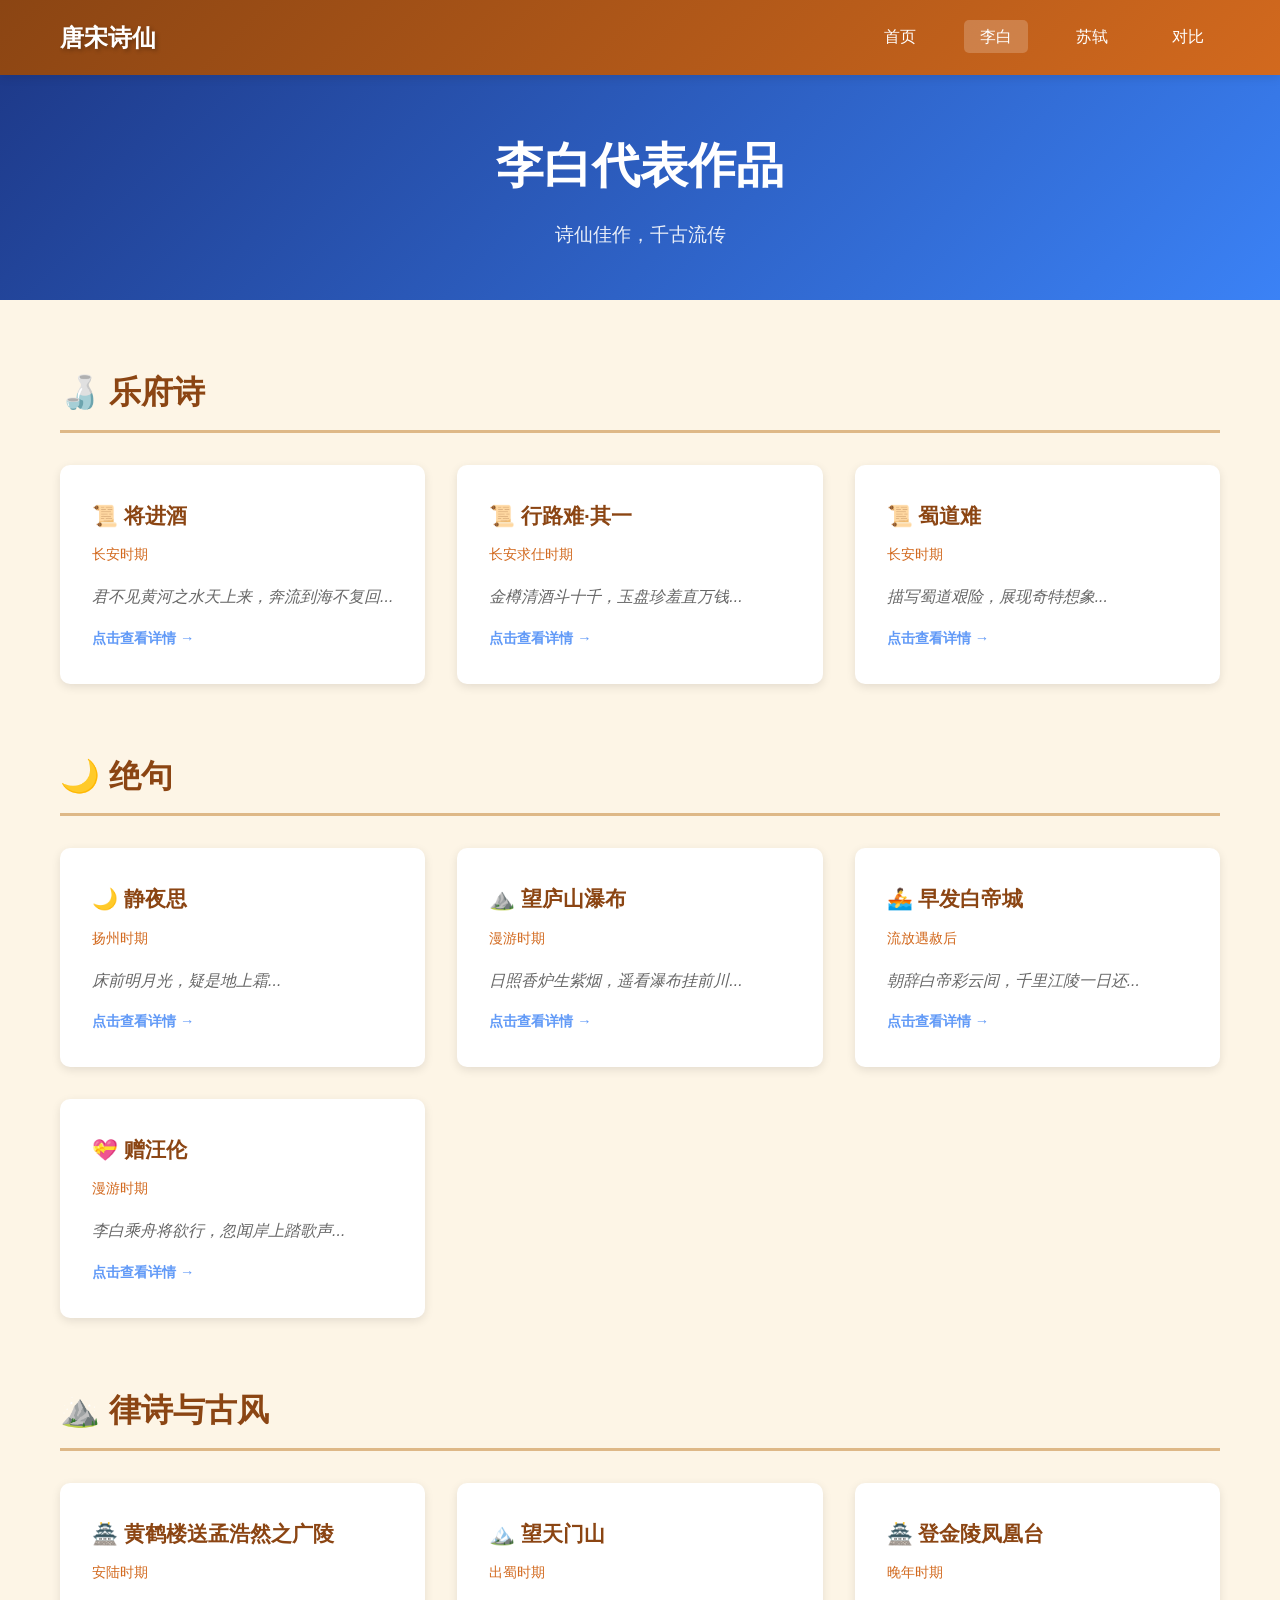
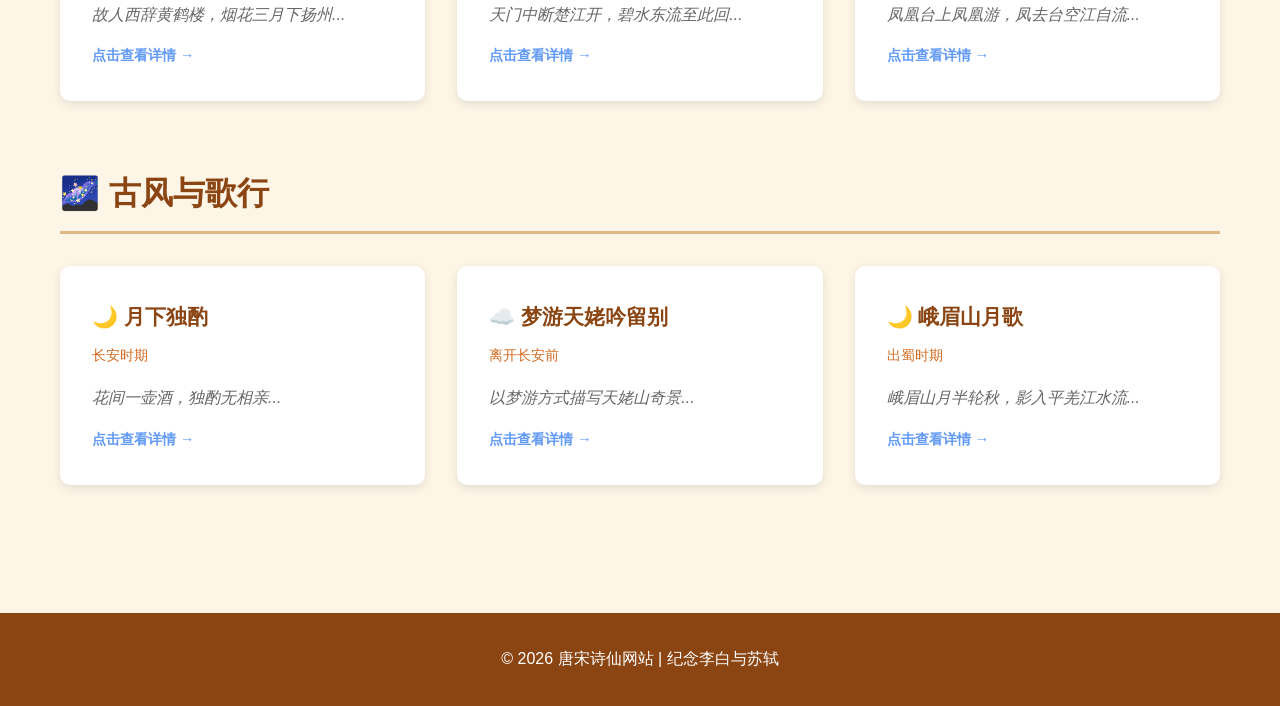
<file: libai-works.html>
<!DOCTYPE html>
<html lang="zh-CN">
<head>
    <meta charset="UTF-8">
    <meta name="viewport" content="width=device-width, initial-scale=1.0">
    <title>李白代表作品</title>
    <link rel="stylesheet" href="css/style.css">
</head>
<body>
    <header>
        <nav>
            <div class="logo">唐宋诗仙</div>
            <ul class="nav-links">
                <li><a href="index.html">首页</a></li>
                <li><a href="libai-index.html" class="active">李白</a></li>
                <li><a href="dongpo-index.html">苏轼</a></li>
                <li><a href="comparison.html">对比</a></li>
            </ul>
        </nav>
    </header>

    <main>
        <section class="page-header libai">
            <h1>李白代表作品</h1>
            <p>诗仙佳作，千古流传</p>
        </section>

        <section class="works-section">
            <div class="container">
                
                <div class="works-category">
                    <h2>🍶 乐府诗</h2>
                    <div class="works-grid">
                        <div class="work-card" onclick="showWork('libai-jiangjinjiu')">
                            <h3>📜 将进酒</h3>
                            <p class="work-period">长安时期</p>
                            <p class="work-preview">君不见黄河之水天上来，奔流到海不复回...</p>
                            <p class="click-hint">点击查看详情 →</p>
                        </div>
                        <div class="work-card" onclick="showWork('libai-xinglunan')">
                            <h3>📜 行路难·其一</h3>
                            <p class="work-period">长安求仕时期</p>
                            <p class="work-preview">金樽清酒斗十千，玉盘珍羞直万钱...</p>
                            <p class="click-hint">点击查看详情 →</p>
                        </div>
                        <div class="work-card" onclick="showWork('libai-shudaonan')">
                            <h3>📜 蜀道难</h3>
                            <p class="work-period">长安时期</p>
                            <p class="work-preview">描写蜀道艰险，展现奇特想象...</p>
                            <p class="click-hint">点击查看详情 →</p>
                        </div>
                    </div>
                </div>

                <div class="works-category">
                    <h2>🌙 绝句</h2>
                    <div class="works-grid">
                        <div class="work-card" onclick="showWork('libai-jingyesi')">
                            <h3>🌙 静夜思</h3>
                            <p class="work-period">扬州时期</p>
                            <p class="work-preview">床前明月光，疑是地上霜...</p>
                            <p class="click-hint">点击查看详情 →</p>
                        </div>
                        <div class="work-card" onclick="showWork('libai-wanglushan')">
                            <h3>⛰️ 望庐山瀑布</h3>
                            <p class="work-period">漫游时期</p>
                            <p class="work-preview">日照香炉生紫烟，遥看瀑布挂前川...</p>
                            <p class="click-hint">点击查看详情 →</p>
                        </div>
                        <div class="work-card" onclick="showWork('libai-zaofabaidi')">
                            <h3>🚣 早发白帝城</h3>
                            <p class="work-period">流放遇赦后</p>
                            <p class="work-preview">朝辞白帝彩云间，千里江陵一日还...</p>
                            <p class="click-hint">点击查看详情 →</p>
                        </div>
                        <div class="work-card" onclick="showWork('libai-zengwanglun')">
                            <h3>💝 赠汪伦</h3>
                            <p class="work-period">漫游时期</p>
                            <p class="work-preview">李白乘舟将欲行，忽闻岸上踏歌声...</p>
                            <p class="click-hint">点击查看详情 →</p>
                        </div>
                    </div>
                </div>

                <div class="works-category">
                    <h2>⛰️ 律诗与古风</h2>
                    <div class="works-grid">
                        <div class="work-card" onclick="showWork('libai-huanghelou')">
                            <h3>🏯 黄鹤楼送孟浩然之广陵</h3>
                            <p class="work-period">安陆时期</p>
                            <p class="work-preview">故人西辞黄鹤楼，烟花三月下扬州...</p>
                            <p class="click-hint">点击查看详情 →</p>
                        </div>
                        <div class="work-card" onclick="showWork('libai-wangtianmenshan')">
                            <h3>🏔️ 望天门山</h3>
                            <p class="work-period">出蜀时期</p>
                            <p class="work-preview">天门中断楚江开，碧水东流至此回...</p>
                            <p class="click-hint">点击查看详情 →</p>
                        </div>
                        <div class="work-card" onclick="showWork('libai-dengjinling')">
                            <h3>🏯 登金陵凤凰台</h3>
                            <p class="work-period">晚年时期</p>
                            <p class="work-preview">凤凰台上凤凰游，凤去台空江自流...</p>
                            <p class="click-hint">点击查看详情 →</p>
                        </div>
                    </div>
                </div>

                <div class="works-category">
                    <h2>🌌 古风与歌行</h2>
                    <div class="works-grid">
                        <div class="work-card" onclick="showWork('libai-yuexiaduzhuo')">
                            <h3>🌙 月下独酌</h3>
                            <p class="work-period">长安时期</p>
                            <p class="work-preview">花间一壶酒，独酌无相亲...</p>
                            <p class="click-hint">点击查看详情 →</p>
                        </div>
                        <div class="work-card" onclick="showWork('libai-mengyoutianmu')">
                            <h3>☁️ 梦游天姥吟留别</h3>
                            <p class="work-period">离开长安前</p>
                            <p class="work-preview">以梦游方式描写天姥山奇景...</p>
                            <p class="click-hint">点击查看详情 →</p>
                        </div>
                        <div class="work-card" onclick="showWork('libai-emeishanyue')">
                            <h3>🌙 峨眉山月歌</h3>
                            <p class="work-period">出蜀时期</p>
                            <p class="work-preview">峨眉山月半轮秋，影入平羌江水流...</p>
                            <p class="click-hint">点击查看详情 →</p>
                        </div>
                    </div>
                </div>

            </div>
        </section>
    </main>

    <!-- 作品详情模态框 -->
    <div id="work-modal" class="modal">
        <div class="modal-content">
            <span class="modal-close" onclick="closeModal()">&times;</span>
            <div id="modal-body"></div>
        </div>
    </div>

    <footer>
        <div class="container">
            <p>© 2026 唐宋诗仙网站 | 纪念李白与苏轼</p>
        </div>
    </footer>

    <script>
        const worksData = {
            'libai-jiangjinjiu': {
                title: '将进酒',
                period: '长安时期',
                content: `君不见黄河之水天上来，奔流到海不复回。
君不见高堂明镜悲白发，朝如青丝暮成雪。
人生得意须尽欢，莫使金樽空对月。
天生我材必有用，千金散尽还复来。
烹羊宰牛且为乐，会须一饮三百杯。
岑夫子，丹丘生，将进酒，杯莫停。
与君歌一曲，请君为我倾耳听。
钟鼓馔玉不足贵，但愿长醉不愿醒。
古来圣贤皆寂寞，惟有饮者留其名。
陈王昔时宴平乐，斗酒十千恣欢谑。
主人何为言少钱，径须沽取对君酌。
五花马，千金裘，呼儿将出换美酒，
与尔同销万古愁。`,
                appreciation: `【作品赏析】

《将进酒》是李白最具代表性的乐府诗之一，作于天宝十一年（752 年），当时李白与友人岑勋、元丹丘登高宴饮，借酒兴诗情，抒发了人生感慨。

🌟 思想内容：
• 开篇以黄河之水起兴，感叹时光易逝，人生短暂
• "天生我材必有用"展现自信与豪迈
• "钟鼓馔玉不足贵"表达对富贵的蔑视
• 结尾"与尔同销万古愁"点明借酒消愁的主题

🎨 艺术特色：
• 气势磅礴，如黄河奔流，一泻千里
• 夸张手法运用巧妙，"三百杯""万古愁"
• 句式长短错落，节奏感强
• 情感跌宕起伏，从悲到欢，从狂到愁

💡 名句解读：
"天生我材必有用，千金散尽还复来"——这两句展现了李白高度的自信和乐观精神。他相信自己的才华终有用武之地，金钱散尽也能再得。这种豪迈气概，正是李白人格魅力的体现。

"古来圣贤皆寂寞，惟有饮者留其名"——表面看是推崇饮酒，实则是对现实的不满。圣贤寂寞，饮者留名，这是对当时社会价值观的讽刺。`,
                background: '天宝年间，李白被排挤出长安后，与友人岑勋、元丹丘在嵩山聚会饮酒时所作。此时李白政治失意，但诗酒豪情不减。'
            },
            'libai-xinglunan': {
                title: '行路难·其一',
                period: '长安求仕时期',
                content: `金樽清酒斗十千，玉盘珍羞直万钱。
停杯投箸不能食，拔剑四顾心茫然。
欲渡黄河冰塞川，将登太行雪满山。
闲来垂钓碧溪上，忽复乘舟梦日边。
行路难！行路难！多歧路，今安在？
长风破浪会有时，直挂云帆济沧海。`,
                appreciation: `【作品赏析】

《行路难》共三首，这是第一首，作于天宝三年（744 年）李白被排挤出长安之时。

🌟 思想内容：
• 前四句写面对美酒佳肴却无法下咽，表现内心的苦闷
• "冰塞川""雪满山"比喻仕途艰难
• "垂钓碧溪""乘舟梦日"用姜尚、伊尹典故，表达希望被重用
• 结尾两句展现乐观信念

🎨 艺术特色：
• 对比强烈：美酒佳肴与停杯投箸形成对比
• 比喻贴切：以自然险阻比喻人生困境
• 用典自然：姜尚、伊尹、宗悫典故信手拈来
• 情感转折：从苦闷到希望，从迷茫到坚定

💡 名句解读：
"长风破浪会有时，直挂云帆济沧海"——这是全诗的点睛之笔。尽管前路艰难，但诗人坚信终有一天能乘风破浪，实现理想。这种在困境中仍保持乐观的精神，激励了无数后人。`,
                background: '天宝三年，李白在长安供奉翰林三年后被排挤离开，此诗作于离京之际，表达怀才不遇的愤懑和对未来的期望。'
            },
            'libai-shudaonan': {
                title: '蜀道难',
                period: '长安时期',
                content: `噫吁嚱，危乎高哉！蜀道之难，难于上青天！
蚕丛及鱼凫，开国何茫然！
尔来四万八千岁，不与秦塞通人烟。
西当太白有鸟道，可以横绝峨眉巅。
地崩山摧壮士死，然后天梯石栈相钩连。
上有六龙回日之高标，下有冲波逆折之回川。
黄鹤之飞尚不得过，猿猱欲度愁攀援。
青泥何盘盘，百步九折萦岩峦。
扪参历井仰胁息，以手抚膺坐长叹。
...（节选）`,
                appreciation: `【作品赏析】

《蜀道难》是李白的代表作之一，作于天宝初年在长安时期。据传贺知章读此诗后大为赞赏，称李白为"谪仙人"。

🌟 思想内容：
• 描写蜀道的艰险难行
• 融入神话传说，增添神秘色彩
• 表达对自然的敬畏之情

🎨 艺术特色：
• 想象奇特，夸张大胆
• 句式参差，三言、四言、五言、七言交错
• 反复咏叹"蜀道之难，难于上青天"
• 融神话、历史、现实于一体

💡 名句解读：
"蜀道之难，难于上青天"——这一咏叹句在诗中反复出现三次，形成回环往复的韵律美，强化了蜀道艰险的主题。`,
                background: '此诗作于李白初入长安时，以蜀道艰险为主题，展现其奇特的想象力和卓越的艺术才华。'
            },
            'libai-jingyesi': {
                title: '静夜思',
                period: '扬州时期',
                content: `床前明月光，
疑是地上霜。
举头望明月，
低头思故乡。`,
                appreciation: `【作品赏析】

《静夜思》是李白最著名的绝句之一，作于开元十四年（726 年）李白 26 岁时，客居扬州所作。

🌟 思想内容：
• 通过月夜景色表达思乡之情
• 语言朴素，感情真挚
• 千古传诵的思乡名篇

🎨 艺术特色：
• 语言浅显易懂，却意境深远
• "疑"字巧妙，写出恍惚之感
• "举头""低头"动作描写，生动自然
• 明月意象，引发共鸣

💡 名句解读：
全诗仅 20 字，却成为流传最广的唐诗之一。明月、故乡，这两个意象的组合，触动了无数游子的心弦。诗的妙处在于：看似平淡，实则情深；看似简单，实则巧妙。`,
                background: '开元十四年，李白 26 岁，首次出蜀漫游，客居扬州时所作。年轻的诗人远离故乡，在月夜触发思乡之情。'
            },
            'libai-wanglushan': {
                title: '望庐山瀑布',
                period: '漫游时期',
                content: `日照香炉生紫烟，
遥看瀑布挂前川。
飞流直下三千尺，
疑是银河落九天。`,
                appreciation: `【作品赏析】

这是李白游览庐山时所作，以奇特的想象和夸张的手法，描绘了庐山瀑布的壮观景象。

🌟 思想内容：
• 赞美庐山瀑布的壮丽景色
• 展现诗人豪迈的胸襟
• 体现对大自然的热爱

🎨 艺术特色：
• "紫烟"写出阳光照射下的水雾之美
• "挂"字化动为静，形象生动
• "三千尺"夸张手法，突出瀑布之高
• "银河落九天"想象奇特，意境壮阔

💡 名句解读：
"飞流直下三千尺，疑是银河落九天"——这两句是千古传诵的名句。诗人以银河从天而降比喻瀑布，想象奇特，气势磅礴，将瀑布的壮美推向极致。`,
                background: '李白漫游时期游览庐山，被瀑布壮观景象所震撼，即兴所作。'
            },
            'libai-zaofabaidi': {
                title: '早发白帝城',
                period: '流放遇赦后',
                content: `朝辞白帝彩云间，
千里江陵一日还。
两岸猿声啼不住，
轻舟已过万重山。`,
                appreciation: `【作品赏析】

此诗作于乾元二年（759 年），李白流放夜郎途中行至白帝城，忽闻赦免消息，惊喜交加，立即返舟东下时所作。

🌟 思想内容：
• 表达遇赦后的喜悦心情
• 描写长江三峡的壮丽景色
• 展现轻快愉悦的心境

🎨 艺术特色：
• "彩云间"写出白帝城地势之高
• "千里""一日"对比，突出船行之快
• 猿声衬托，增添生机
• "轻舟"双关，既写船轻，也写心情轻松

💡 名句解读：
"两岸猿声啼不住，轻舟已过万重山"——这两句既写景，也抒情。猿声不绝于耳，轻舟已越过万重山峦。这不仅是行程的快速，更是诗人心情从沉重到轻松的写照。`,
                background: '乾元二年，李白因永王案流放夜郎，行至白帝城时忽闻赦免，惊喜交加，立即东归，此诗作于途中。'
            },
            'libai-zengwanglun': {
                title: '赠汪伦',
                period: '漫游时期',
                content: `李白乘舟将欲行，
忽闻岸上踏歌声。
桃花潭水深千尺，
不及汪伦送我情。`,
                appreciation: `【作品赏析】

此诗作于天宝十四年（755 年），李白游历泾县时，当地友人汪伦以美酒相待，离别时作此诗相赠。

🌟 思想内容：
• 表达对友人深情厚谊的感激
• 描写离别时的动人场景
• 展现真挚的友情

🎨 艺术特色：
• 叙事开篇，自然流畅
• "忽闻"写出意外之喜
• 以潭水之深比喻友情之深
• "不及"二字，巧妙对比

💡 名句解读：
"桃花潭水深千尺，不及汪伦送我情"——这两句以物喻情，用桃花潭水的深度来比喻汪伦对自己的情谊，而且说潭水"不及"友情之深，构思巧妙，感情真挚。`,
                background: '天宝十四年，李白游历泾县桃花潭，当地士人汪伦常酿美酒款待，离别时汪伦前来送行，李白作此诗相赠。'
            },
            'libai-huanghelou': {
                title: '黄鹤楼送孟浩然之广陵',
                period: '安陆时期',
                content: `故人西辞黄鹤楼，
烟花三月下扬州。
孤帆远影碧空尽，
唯见长江天际流。`,
                appreciation: `【作品赏析】

此诗作于开元十六年（728 年），李白在江夏（今武汉）送别好友孟浩然时所作。

🌟 思想内容：
• 表达对友人的依依惜别之情
• 描写送别时的场景
• 展现开阔的意境

🎨 艺术特色：
• "烟花三月"写出春天的美好
• "孤帆远影"写目送之久
• "碧空尽""天际流"意境开阔
• 以景结情，含蓄隽永

💡 名句解读：
"孤帆远影碧空尽，唯见长江天际流"——这两句写诗人目送友人的船渐行渐远，直到消失在碧空尽头，只见长江流向天边。这不仅是写景，更是写诗人久久伫立、依依不舍的情态。`,
                background: '开元十六年，李白在江夏与孟浩然相遇，二人同游数日后，孟浩然东下扬州，李白作此诗送别。'
            },
            'libai-wangtianmenshan': {
                title: '望天门山',
                period: '出蜀时期',
                content: `天门中断楚江开，
碧水东流至此回。
两岸青山相对出，
孤帆一片日边来。`,
                appreciation: `【作品赏析】

此诗作于开元十三年（725 年），李白出蜀东下，途经天门山时所作。

🌟 思想内容：
• 描绘天门山的雄伟气势
• 赞美长江的壮阔景象
• 展现诗人豪迈的胸襟

🎨 艺术特色：
• "中断""开"写出山势之险
• "相对出"化静为动
• "日边来"意境开阔
• 色彩鲜明：碧水、青山、红日

💡 名句解读：
"两岸青山相对出，孤帆一片日边来"——这两句写舟行江上，两岸青山仿佛相对而出，一叶孤舟从日边驶来。"出"字用得极妙，使静止的山有了动感。`,
                background: '开元十三年，李白 25 岁，首次出蜀，沿长江东下，途经天门山时所作。'
            },
            'libai-dengjinling': {
                title: '登金陵凤凰台',
                period: '晚年时期',
                content: `凤凰台上凤凰游，凤去台空江自流。
吴宫花草埋幽径，晋代衣冠成古丘。
三山半落青天外，二水中分白鹭洲。
总为浮云能蔽日，长安不见使人愁。`,
                appreciation: `【作品赏析】

此诗作于天宝年间，李白游历金陵（今南京）时所作，是其七律代表作。

🌟 思想内容：
• 怀古伤今，感叹历史兴亡
• 表达对国家命运的忧虑
• 抒发怀才不遇的愁绪

🎨 艺术特色：
• 首联连用三个"凤"字，巧妙自然
• 颔联对仗工整，历史沧桑感强烈
• 颈联写景壮阔
• 尾联抒情，点明主旨

💡 名句解读：
"总为浮云能蔽日，长安不见使人愁"——这两句以浮云蔽日比喻奸臣当道，使自己无法见到长安（朝廷），表达了诗人对国家命运的忧虑和怀才不遇的愁绪。`,
                background: '天宝年间，李白被排挤出长安后，游历金陵时所作。诗人登临凤凰台，触景生情，写下这首怀古伤今之作。'
            },
            'libai-yuexiaduzhuo': {
                title: '月下独酌',
                period: '长安时期',
                content: `花间一壶酒，独酌无相亲。
举杯邀明月，对影成三人。
月既不解饮，影徒随我身。
暂伴月将影，行乐须及春。
我歌月徘徊，我舞影零乱。
醒时同交欢，醉后各分散。
永结无情游，相期邈云汉。`,
                appreciation: `【作品赏析】

此诗作于天宝三年（744 年）春，李白在长安时期，政治上不得志，孤独苦闷时所作。

🌟 思想内容：
• 写孤独饮酒的场景
• 以月、影为伴，展现浪漫想象
• 表面行乐，实则孤独

🎨 艺术特色：
• 想象奇特，邀月共饮
• "三人"构思巧妙
• 拟人手法，月、影皆有情
• 情感跌宕：从孤独到热闹，再到孤独

💡 名句解读：
"举杯邀明月，对影成三人"——这两句是千古名句。诗人孤独一人，却邀请明月和自己的影子共饮，顿时变成"三人"。这种奇特的想象，既展现了诗人的浪漫情怀，也反衬出他内心的孤独。`,
                background: '天宝三年，李白在长安供奉翰林，但政治上不得志，内心孤独苦闷，此诗作于月下独饮时。'
            },
            'libai-mengyoutianmu': {
                title: '梦游天姥吟留别',
                period: '离开长安前',
                content: `海客谈瀛洲，烟涛微茫信难求。
越人语天姥，云霞明灭或可睹。
天姥连天向天横，势拔五岳掩赤城。
天台四万八千丈，对此欲倒东南倾。
...
安能摧眉折腰事权贵，使我不得开心颜！`,
                appreciation: `【作品赏析】

此诗作于天宝四年（745 年），李白即将离开东鲁南游时所作，是一首记梦诗。

🌟 思想内容：
• 描写梦游天姥山的奇幻经历
• 表达对自由生活的向往
• 抒发对权贵的蔑视

🎨 艺术特色：
• 想象丰富，梦境奇幻
• 夸张手法，气势磅礴
• 句式灵活，节奏多变
• 结尾点题，掷地有声

💡 名句解读：
"安能摧眉折腰事权贵，使我不得开心颜"——这两句是全诗的点睛之笔，表达了诗人不愿屈从权贵、追求自由的精神。这是李白人格的写照，也是他一生的坚守。`,
                background: '天宝四年，李白被排挤出长安后，准备离开东鲁南游，临行前作此诗留别友人，表明心志。'
            },
            'libai-emeishanyue': {
                title: '峨眉山月歌',
                period: '出蜀时期',
                content: `峨眉山月半轮秋，
影入平羌江水流。
夜发清溪向三峡，
思君不见下渝州。`,
                appreciation: `【作品赏析】

此诗作于开元十三年（725 年），李白初离蜀地时所作，是其早期代表作。

🌟 思想内容：
• 描写峨眉山月的美景
• 表达对故乡的眷恋
• 抒发离别的愁绪

🎨 艺术特色：
• 连用五个地名，自然流畅
• 月影随江流，意境优美
• 语言清新，感情真挚

💡 名句解读：
"峨眉山月半轮秋，影入平羌江水流"——这两句写峨眉山上的半轮秋月，月影倒映在平羌江中，随江水流动。画面优美，意境深远，表达了诗人对故乡山水的眷恋。`,
                background: '开元十三年，李白 25 岁，首次离开蜀地，沿长江东下，途中作此诗，表达对故乡的眷恋。'
            }
        };

        function showWork(workId) {
            const work = worksData[workId];
            const modalBody = document.getElementById('modal-body');
            
            modalBody.innerHTML = `
                <div class="modal-header">
                    <h2>${work.title}</h2>
                    <p class="modal-period">${work.period}</p>
                </div>
                <div class="modal-section">
                    <h3>📖 作品全文</h3>
                    <pre class="modal-content-text">${work.content}</pre>
                </div>
                <div class="modal-section">
                    <h3>📜 创作背景</h3>
                    <p>${work.background}</p>
                </div>
                <div class="modal-section">
                    <h3>💡 作品赏析</h3>
                    <div class="appreciation-text">${work.appreciation.replace(/\n/g, '<br>')}</div>
                </div>
            `;
            
            document.getElementById('work-modal').style.display = 'flex';
            document.body.style.overflow = 'hidden';
        }

        function closeModal() {
            document.getElementById('work-modal').style.display = 'none';
            document.body.style.overflow = 'auto';
        }

        // 点击模态框外部关闭
        window.onclick = function(event) {
            const modal = document.getElementById('work-modal');
            if (event.target == modal) {
                closeModal();
            }
        }

        // ESC 键关闭
        document.addEventListener('keydown', function(event) {
            if (event.key === 'Escape') {
                closeModal();
            }
        });
    </script>
</body>
</html>
</file>
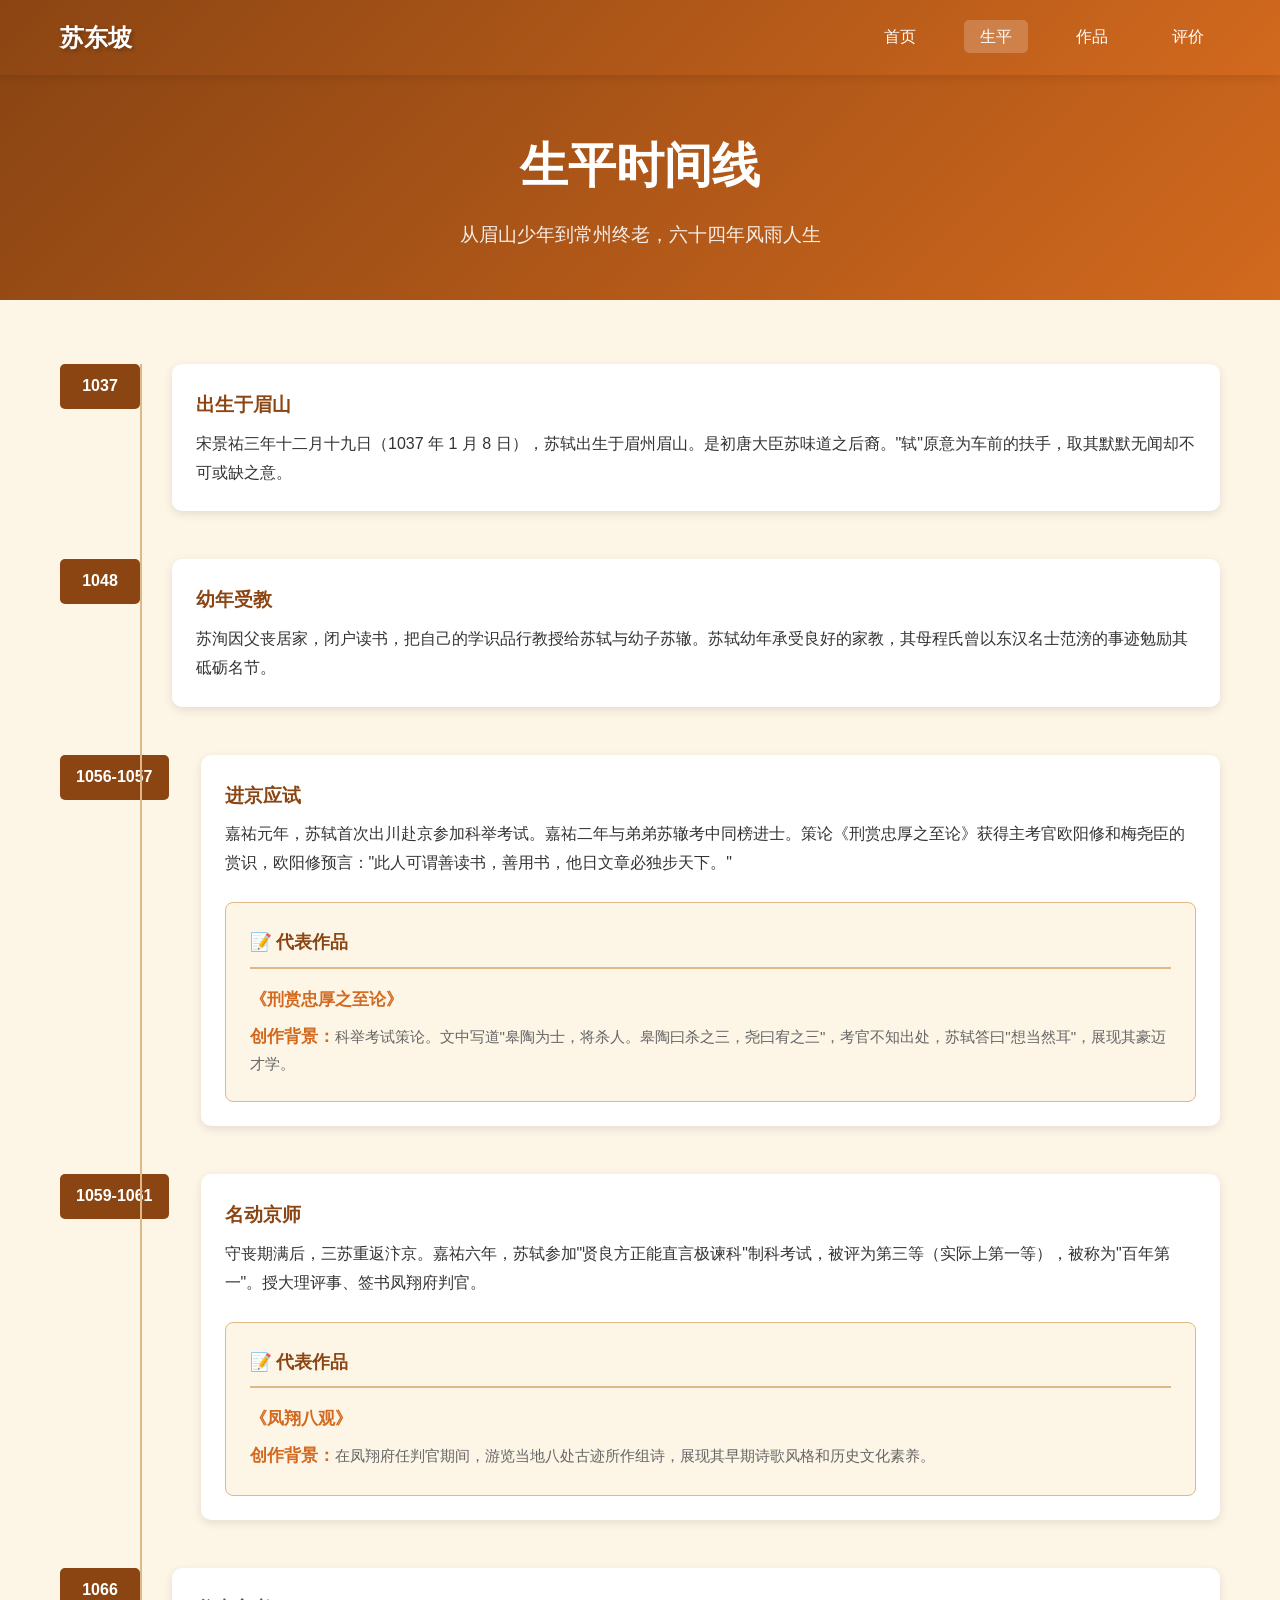
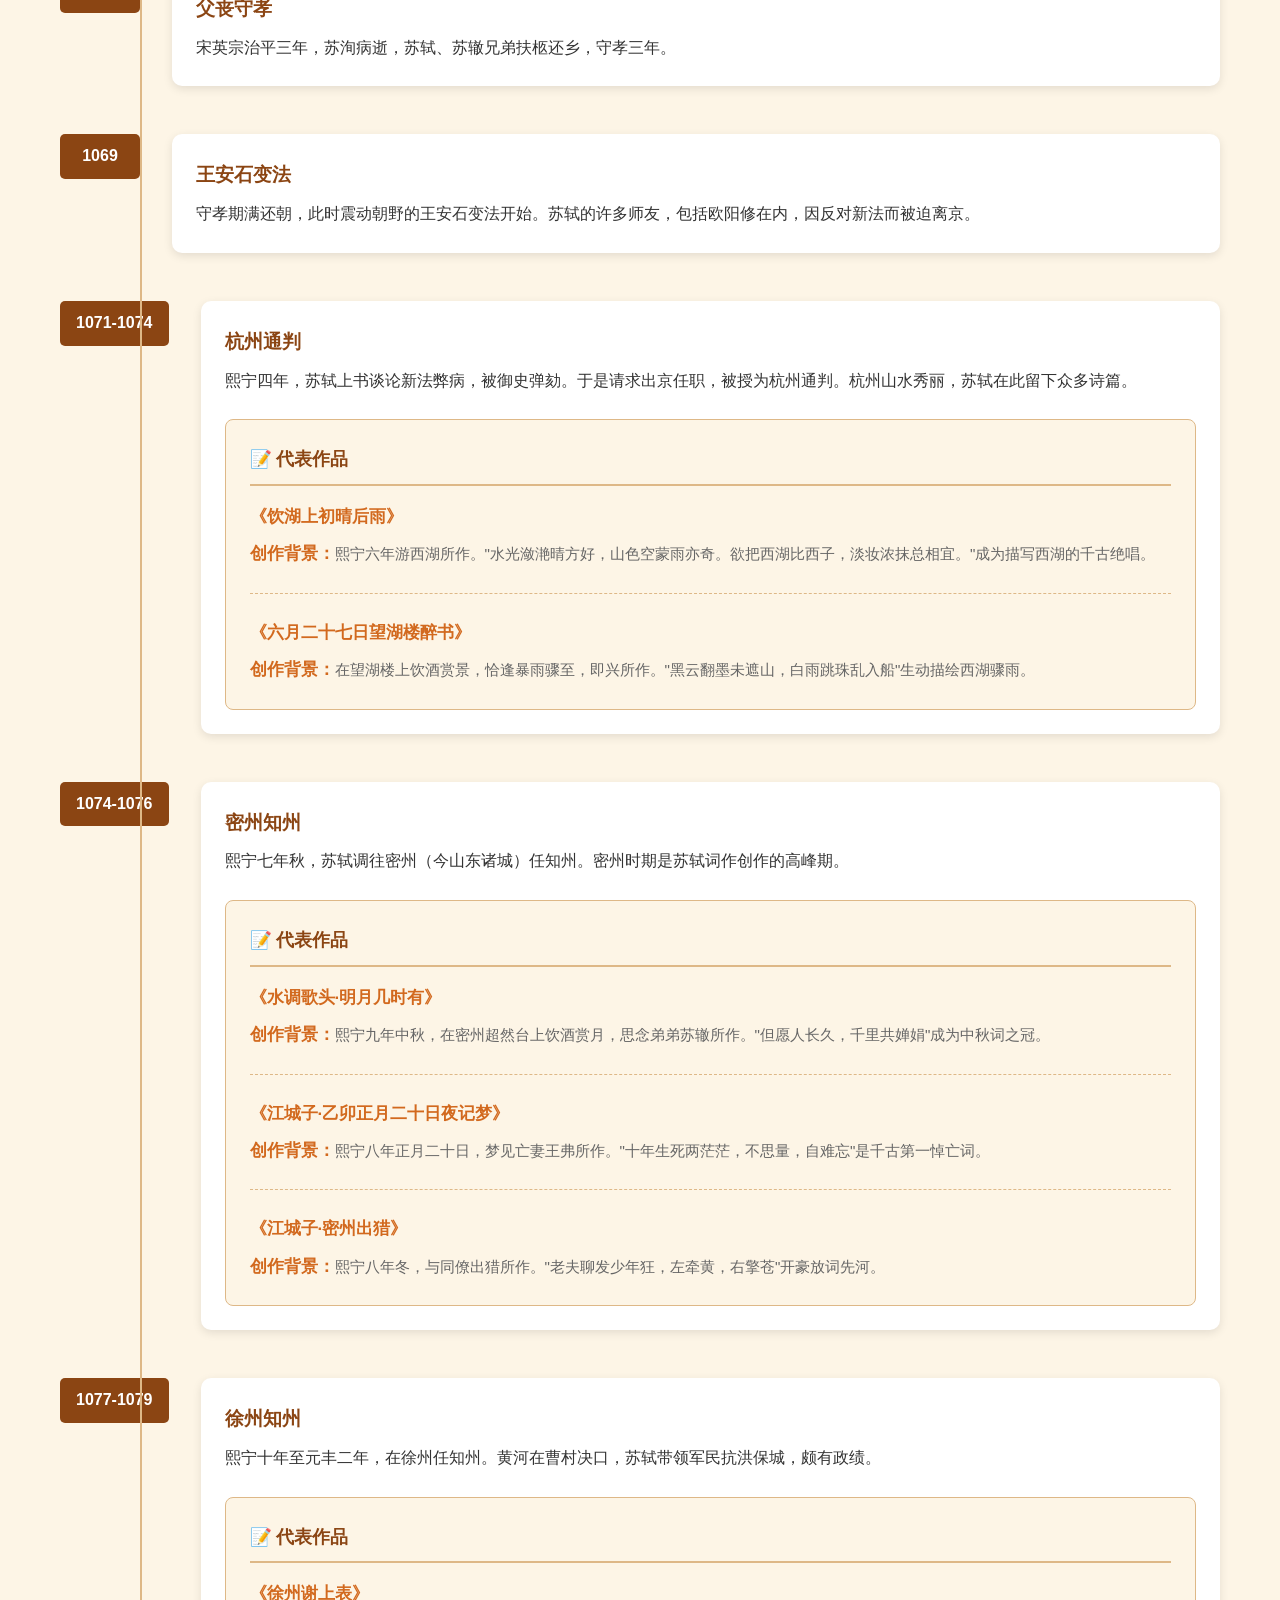
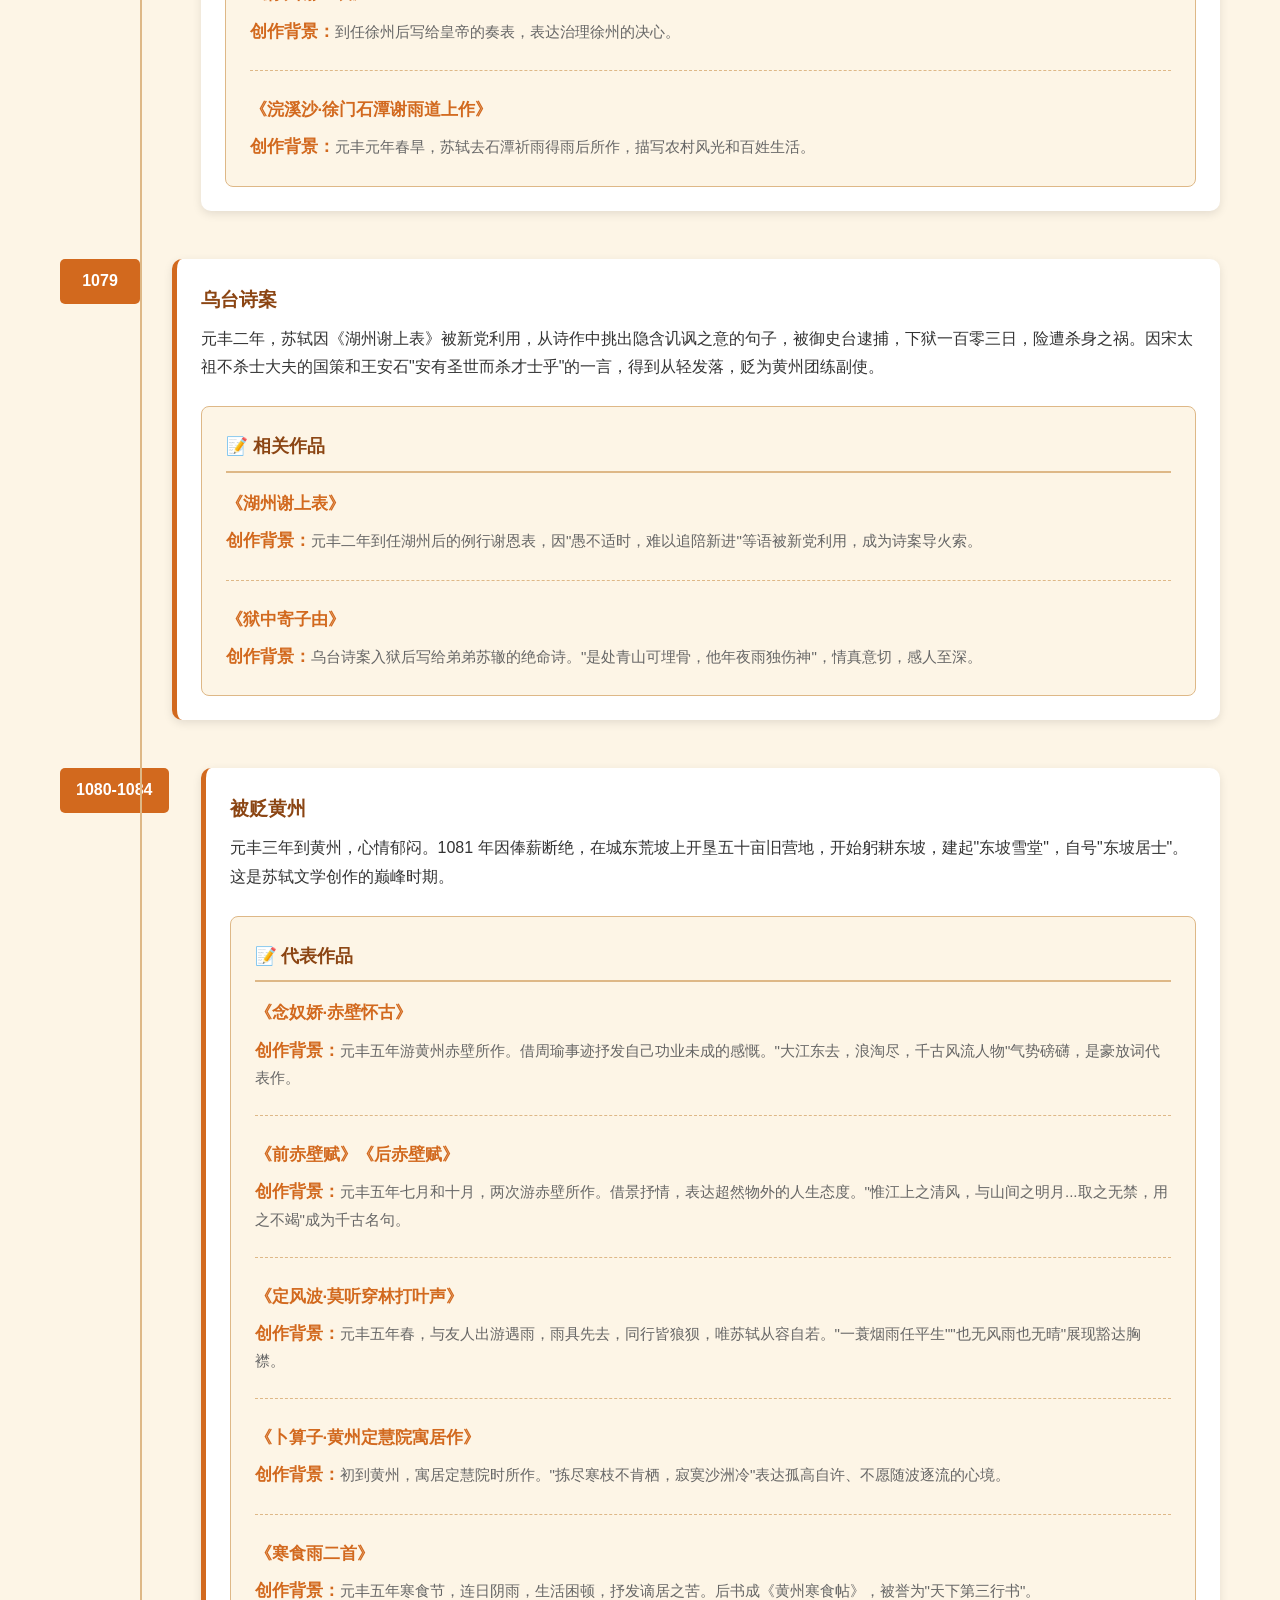
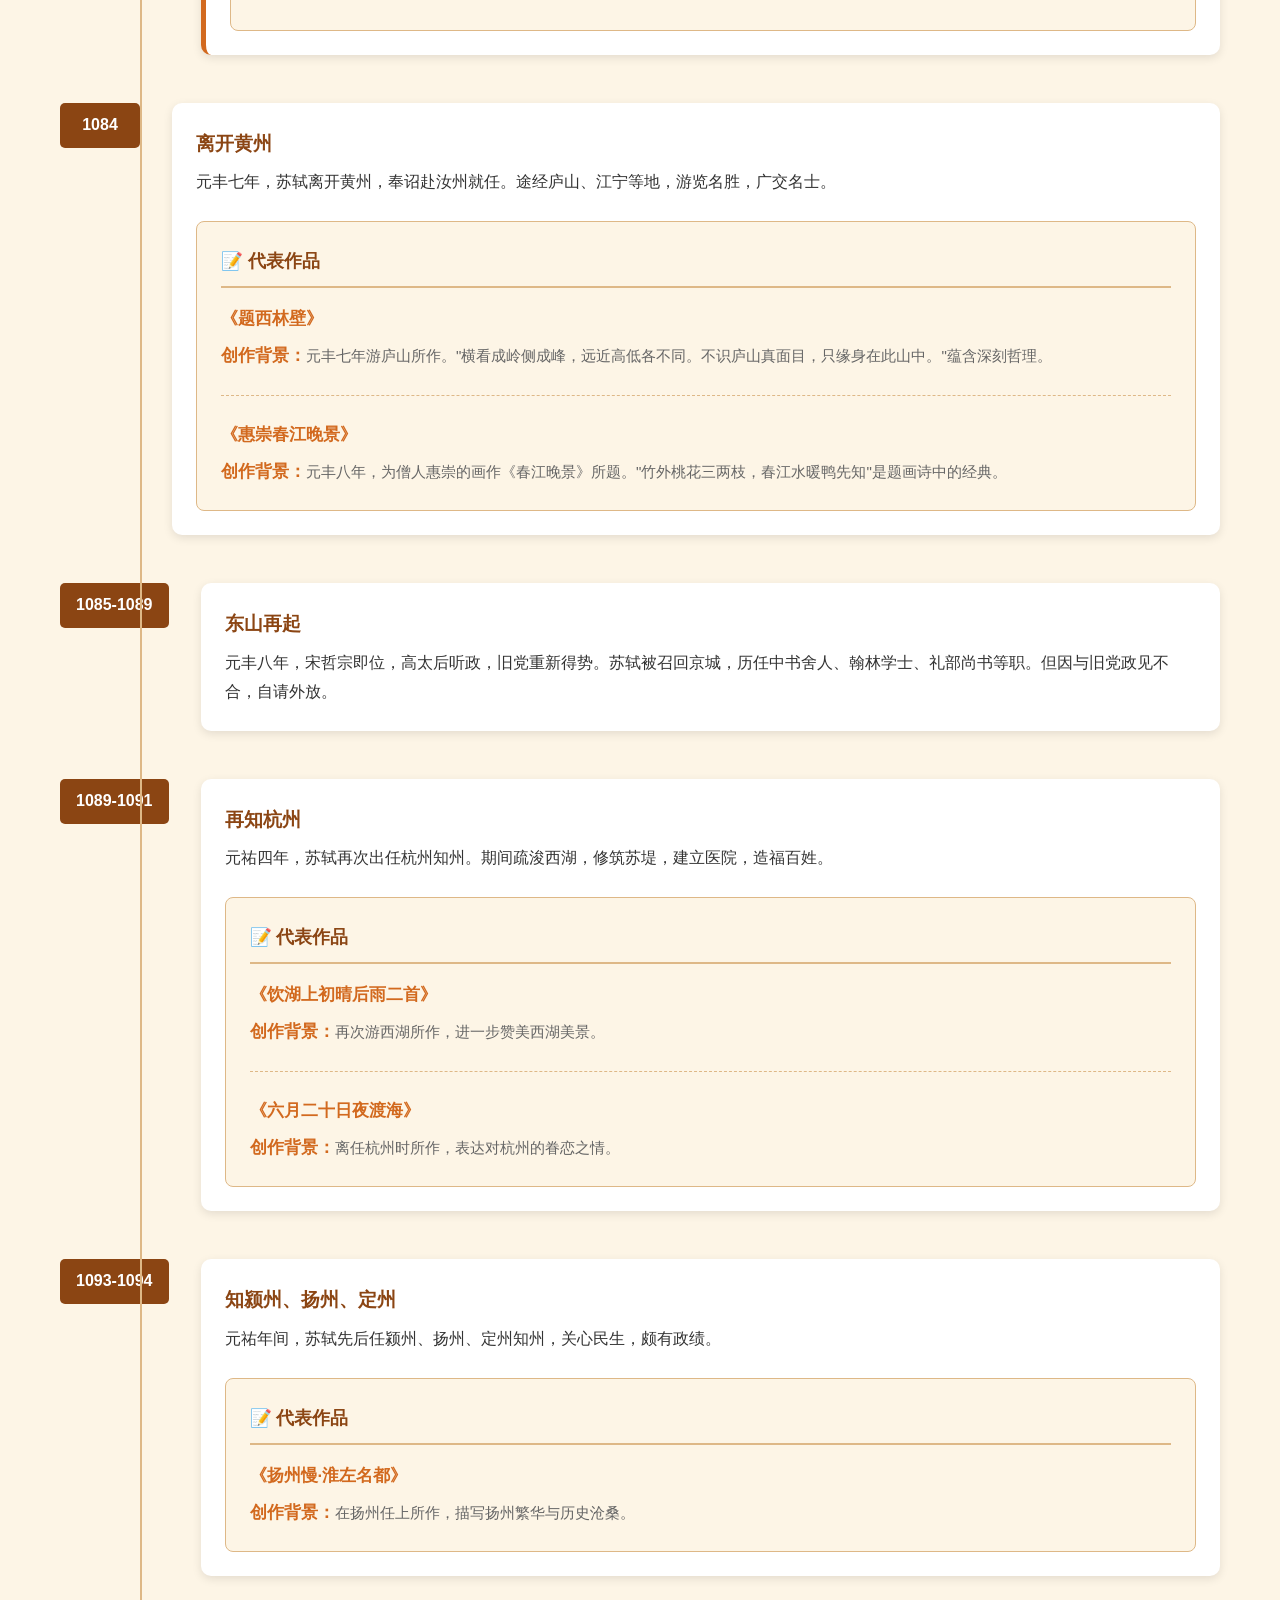
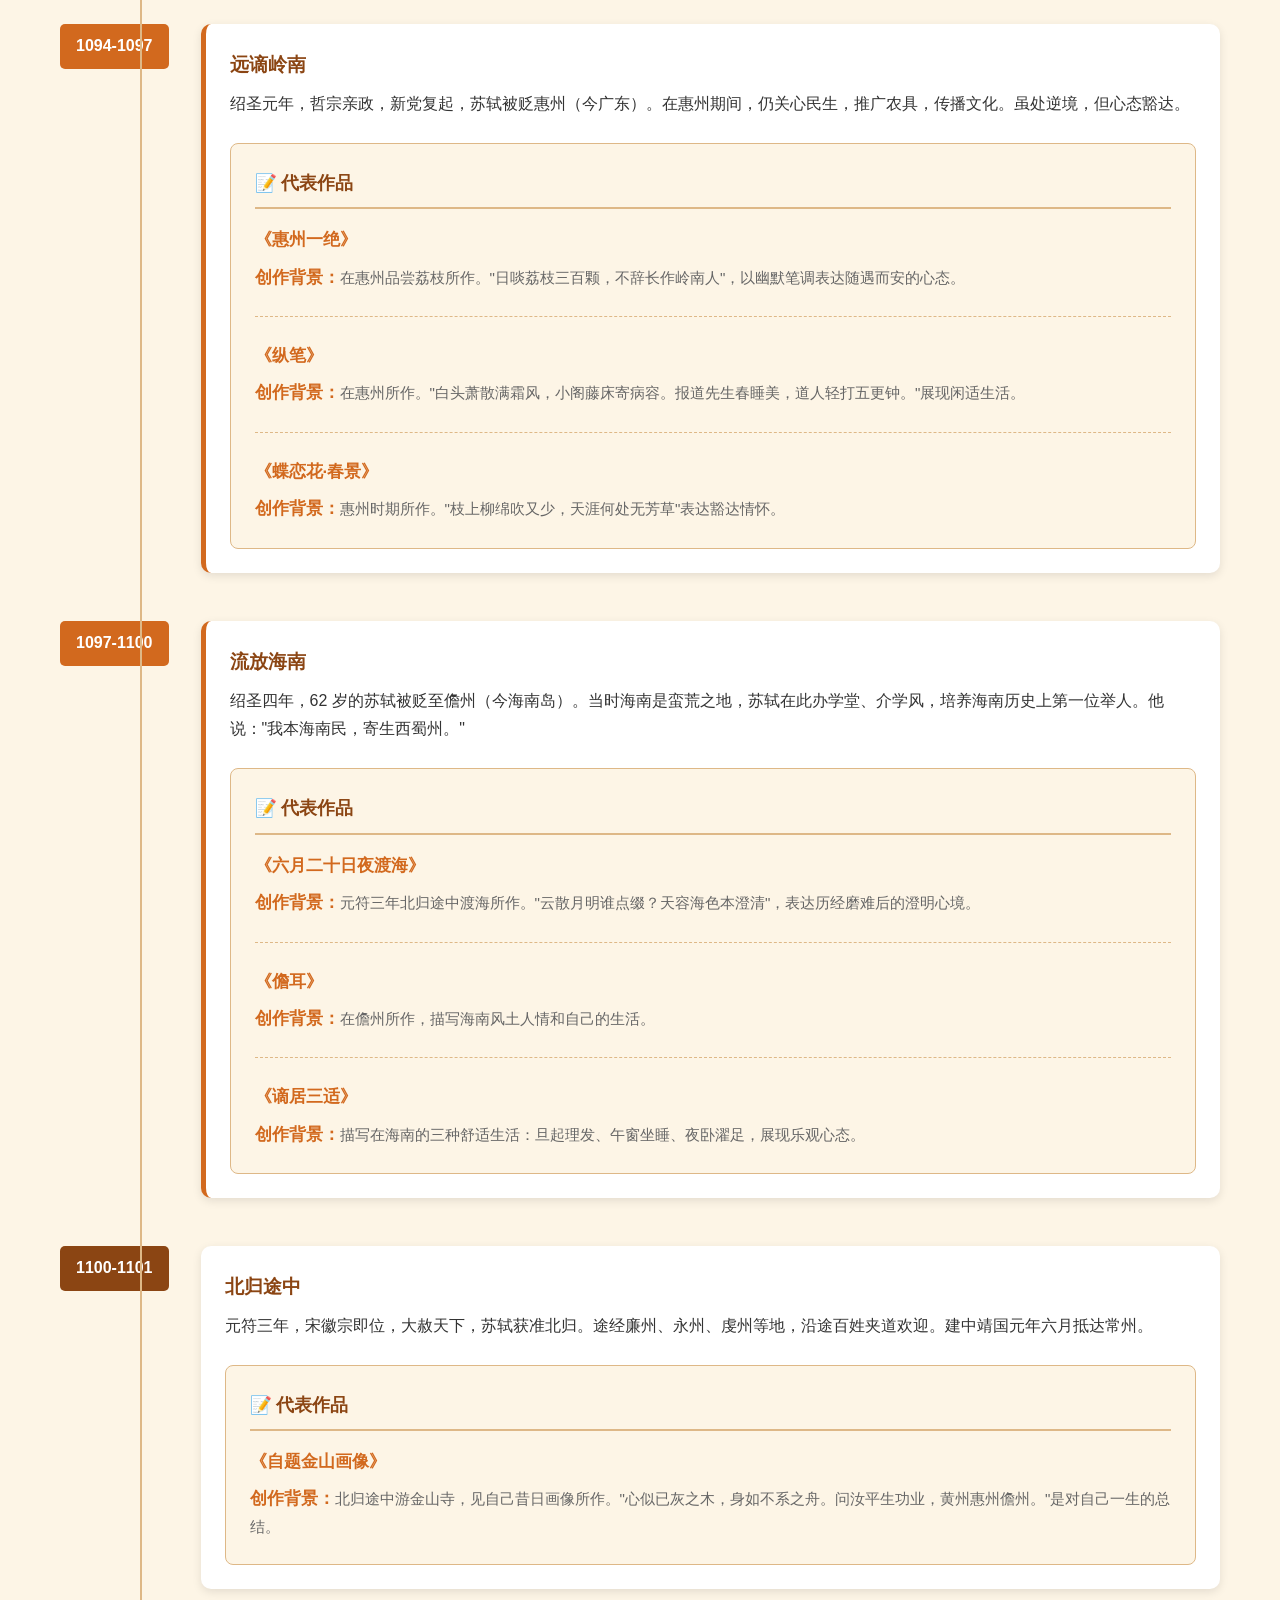
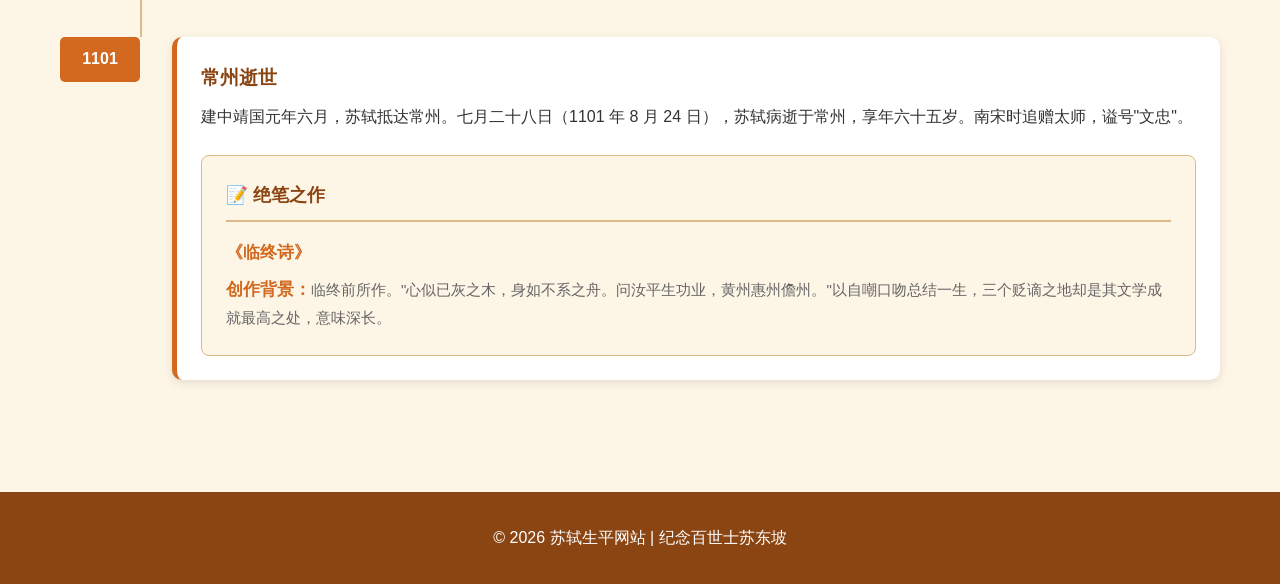
<file: timeline.html>
<!DOCTYPE html>
<html lang="zh-CN">
<head>
    <meta charset="UTF-8">
    <meta name="viewport" content="width=device-width, initial-scale=1.0">
    <title>苏轼生平时间线</title>
    <link rel="stylesheet" href="css/style.css">
</head>
<body>
    <header>
        <nav>
            <div class="logo">苏东坡</div>
            <ul class="nav-links">
                <li><a href="index.html">首页</a></li>
                <li><a href="timeline.html" class="active">生平</a></li>
                <li><a href="works.html">作品</a></li>
                <li><a href="evaluation.html">评价</a></li>
            </ul>
        </nav>
    </header>

    <main>
        <section class="page-header">
            <h1>生平时间线</h1>
            <p>从眉山少年到常州终老，六十四年风雨人生</p>
        </section>

        <section class="timeline">
            <div class="container">
                
                <div class="timeline-item">
                    <div class="timeline-year">1037</div>
                    <div class="timeline-content">
                        <h3>出生于眉山</h3>
                        <p>宋景祐三年十二月十九日（1037 年 1 月 8 日），苏轼出生于眉州眉山。是初唐大臣苏味道之后裔。"轼"原意为车前的扶手，取其默默无闻却不可或缺之意。</p>
                    </div>
                </div>

                <div class="timeline-item">
                    <div class="timeline-year">1048</div>
                    <div class="timeline-content">
                        <h3>幼年受教</h3>
                        <p>苏洵因父丧居家，闭户读书，把自己的学识品行教授给苏轼与幼子苏辙。苏轼幼年承受良好的家教，其母程氏曾以东汉名士范滂的事迹勉励其砥砺名节。</p>
                    </div>
                </div>

                <div class="timeline-item">
                    <div class="timeline-year">1056-1057</div>
                    <div class="timeline-content">
                        <h3>进京应试</h3>
                        <p>嘉祐元年，苏轼首次出川赴京参加科举考试。嘉祐二年与弟弟苏辙考中同榜进士。策论《刑赏忠厚之至论》获得主考官欧阳修和梅尧臣的赏识，欧阳修预言："此人可谓善读书，善用书，他日文章必独步天下。"</p>
                        <div class="work-box">
                            <h4>📝 代表作品</h4>
                            <div class="work-item">
                                <strong>《刑赏忠厚之至论》</strong>
                                <p><strong>创作背景：</strong>科举考试策论。文中写道"皋陶为士，将杀人。皋陶曰杀之三，尧曰宥之三"，考官不知出处，苏轼答曰"想当然耳"，展现其豪迈才学。</p>
                            </div>
                        </div>
                    </div>
                </div>

                <div class="timeline-item">
                    <div class="timeline-year">1059-1061</div>
                    <div class="timeline-content">
                        <h3>名动京师</h3>
                        <p>守丧期满后，三苏重返汴京。嘉祐六年，苏轼参加"贤良方正能直言极谏科"制科考试，被评为第三等（实际上第一等），被称为"百年第一"。授大理评事、签书凤翔府判官。</p>
                        <div class="work-box">
                            <h4>📝 代表作品</h4>
                            <div class="work-item">
                                <strong>《凤翔八观》</strong>
                                <p><strong>创作背景：</strong>在凤翔府任判官期间，游览当地八处古迹所作组诗，展现其早期诗歌风格和历史文化素养。</p>
                            </div>
                        </div>
                    </div>
                </div>

                <div class="timeline-item">
                    <div class="timeline-year">1066</div>
                    <div class="timeline-content">
                        <h3>父丧守孝</h3>
                        <p>宋英宗治平三年，苏洵病逝，苏轼、苏辙兄弟扶柩还乡，守孝三年。</p>
                    </div>
                </div>

                <div class="timeline-item">
                    <div class="timeline-year">1069</div>
                    <div class="timeline-content">
                        <h3>王安石变法</h3>
                        <p>守孝期满还朝，此时震动朝野的王安石变法开始。苏轼的许多师友，包括欧阳修在内，因反对新法而被迫离京。</p>
                    </div>
                </div>

                <div class="timeline-item">
                    <div class="timeline-year">1071-1074</div>
                    <div class="timeline-content">
                        <h3>杭州通判</h3>
                        <p>熙宁四年，苏轼上书谈论新法弊病，被御史弹劾。于是请求出京任职，被授为杭州通判。杭州山水秀丽，苏轼在此留下众多诗篇。</p>
                        <div class="work-box">
                            <h4>📝 代表作品</h4>
                            <div class="work-item">
                                <strong>《饮湖上初晴后雨》</strong>
                                <p><strong>创作背景：</strong>熙宁六年游西湖所作。"水光潋滟晴方好，山色空蒙雨亦奇。欲把西湖比西子，淡妆浓抹总相宜。"成为描写西湖的千古绝唱。</p>
                            </div>
                            <div class="work-item">
                                <strong>《六月二十七日望湖楼醉书》</strong>
                                <p><strong>创作背景：</strong>在望湖楼上饮酒赏景，恰逢暴雨骤至，即兴所作。"黑云翻墨未遮山，白雨跳珠乱入船"生动描绘西湖骤雨。</p>
                            </div>
                        </div>
                    </div>
                </div>

                <div class="timeline-item">
                    <div class="timeline-year">1074-1076</div>
                    <div class="timeline-content">
                        <h3>密州知州</h3>
                        <p>熙宁七年秋，苏轼调往密州（今山东诸城）任知州。密州时期是苏轼词作创作的高峰期。</p>
                        <div class="work-box">
                            <h4>📝 代表作品</h4>
                            <div class="work-item">
                                <strong>《水调歌头·明月几时有》</strong>
                                <p><strong>创作背景：</strong>熙宁九年中秋，在密州超然台上饮酒赏月，思念弟弟苏辙所作。"但愿人长久，千里共婵娟"成为中秋词之冠。</p>
                            </div>
                            <div class="work-item">
                                <strong>《江城子·乙卯正月二十日夜记梦》</strong>
                                <p><strong>创作背景：</strong>熙宁八年正月二十日，梦见亡妻王弗所作。"十年生死两茫茫，不思量，自难忘"是千古第一悼亡词。</p>
                            </div>
                            <div class="work-item">
                                <strong>《江城子·密州出猎》</strong>
                                <p><strong>创作背景：</strong>熙宁八年冬，与同僚出猎所作。"老夫聊发少年狂，左牵黄，右擎苍"开豪放词先河。</p>
                            </div>
                        </div>
                    </div>
                </div>

                <div class="timeline-item">
                    <div class="timeline-year">1077-1079</div>
                    <div class="timeline-content">
                        <h3>徐州知州</h3>
                        <p>熙宁十年至元丰二年，在徐州任知州。黄河在曹村决口，苏轼带领军民抗洪保城，颇有政绩。</p>
                        <div class="work-box">
                            <h4>📝 代表作品</h4>
                            <div class="work-item">
                                <strong>《徐州谢上表》</strong>
                                <p><strong>创作背景：</strong>到任徐州后写给皇帝的奏表，表达治理徐州的决心。</p>
                            </div>
                            <div class="work-item">
                                <strong>《浣溪沙·徐门石潭谢雨道上作》</strong>
                                <p><strong>创作背景：</strong>元丰元年春旱，苏轼去石潭祈雨得雨后所作，描写农村风光和百姓生活。</p>
                            </div>
                        </div>
                    </div>
                </div>

                <div class="timeline-item highlight">
                    <div class="timeline-year">1079</div>
                    <div class="timeline-content">
                        <h3>乌台诗案</h3>
                        <p>元丰二年，苏轼因《湖州谢上表》被新党利用，从诗作中挑出隐含讥讽之意的句子，被御史台逮捕，下狱一百零三日，险遭杀身之祸。因宋太祖不杀士大夫的国策和王安石"安有圣世而杀才士乎"的一言，得到从轻发落，贬为黄州团练副使。</p>
                        <div class="work-box">
                            <h4>📝 相关作品</h4>
                            <div class="work-item">
                                <strong>《湖州谢上表》</strong>
                                <p><strong>创作背景：</strong>元丰二年到任湖州后的例行谢恩表，因"愚不适时，难以追陪新进"等语被新党利用，成为诗案导火索。</p>
                            </div>
                            <div class="work-item">
                                <strong>《狱中寄子由》</strong>
                                <p><strong>创作背景：</strong>乌台诗案入狱后写给弟弟苏辙的绝命诗。"是处青山可埋骨，他年夜雨独伤神"，情真意切，感人至深。</p>
                            </div>
                        </div>
                    </div>
                </div>

                <div class="timeline-item highlight">
                    <div class="timeline-year">1080-1084</div>
                    <div class="timeline-content">
                        <h3>被贬黄州</h3>
                        <p>元丰三年到黄州，心情郁闷。1081 年因俸薪断绝，在城东荒坡上开垦五十亩旧营地，开始躬耕东坡，建起"东坡雪堂"，自号"东坡居士"。这是苏轼文学创作的巅峰时期。</p>
                        <div class="work-box">
                            <h4>📝 代表作品</h4>
                            <div class="work-item">
                                <strong>《念奴娇·赤壁怀古》</strong>
                                <p><strong>创作背景：</strong>元丰五年游黄州赤壁所作。借周瑜事迹抒发自己功业未成的感慨。"大江东去，浪淘尽，千古风流人物"气势磅礴，是豪放词代表作。</p>
                            </div>
                            <div class="work-item">
                                <strong>《前赤壁赋》《后赤壁赋》</strong>
                                <p><strong>创作背景：</strong>元丰五年七月和十月，两次游赤壁所作。借景抒情，表达超然物外的人生态度。"惟江上之清风，与山间之明月...取之无禁，用之不竭"成为千古名句。</p>
                            </div>
                            <div class="work-item">
                                <strong>《定风波·莫听穿林打叶声》</strong>
                                <p><strong>创作背景：</strong>元丰五年春，与友人出游遇雨，雨具先去，同行皆狼狈，唯苏轼从容自若。"一蓑烟雨任平生""也无风雨也无晴"展现豁达胸襟。</p>
                            </div>
                            <div class="work-item">
                                <strong>《卜算子·黄州定慧院寓居作》</strong>
                                <p><strong>创作背景：</strong>初到黄州，寓居定慧院时所作。"拣尽寒枝不肯栖，寂寞沙洲冷"表达孤高自许、不愿随波逐流的心境。</p>
                            </div>
                            <div class="work-item">
                                <strong>《寒食雨二首》</strong>
                                <p><strong>创作背景：</strong>元丰五年寒食节，连日阴雨，生活困顿，抒发谪居之苦。后书成《黄州寒食帖》，被誉为"天下第三行书"。</p>
                            </div>
                        </div>
                    </div>
                </div>

                <div class="timeline-item">
                    <div class="timeline-year">1084</div>
                    <div class="timeline-content">
                        <h3>离开黄州</h3>
                        <p>元丰七年，苏轼离开黄州，奉诏赴汝州就任。途经庐山、江宁等地，游览名胜，广交名士。</p>
                        <div class="work-box">
                            <h4>📝 代表作品</h4>
                            <div class="work-item">
                                <strong>《题西林壁》</strong>
                                <p><strong>创作背景：</strong>元丰七年游庐山所作。"横看成岭侧成峰，远近高低各不同。不识庐山真面目，只缘身在此山中。"蕴含深刻哲理。</p>
                            </div>
                            <div class="work-item">
                                <strong>《惠崇春江晚景》</strong>
                                <p><strong>创作背景：</strong>元丰八年，为僧人惠崇的画作《春江晚景》所题。"竹外桃花三两枝，春江水暖鸭先知"是题画诗中的经典。</p>
                            </div>
                        </div>
                    </div>
                </div>

                <div class="timeline-item">
                    <div class="timeline-year">1085-1089</div>
                    <div class="timeline-content">
                        <h3>东山再起</h3>
                        <p>元丰八年，宋哲宗即位，高太后听政，旧党重新得势。苏轼被召回京城，历任中书舍人、翰林学士、礼部尚书等职。但因与旧党政见不合，自请外放。</p>
                    </div>
                </div>

                <div class="timeline-item">
                    <div class="timeline-year">1089-1091</div>
                    <div class="timeline-content">
                        <h3>再知杭州</h3>
                        <p>元祐四年，苏轼再次出任杭州知州。期间疏浚西湖，修筑苏堤，建立医院，造福百姓。</p>
                        <div class="work-box">
                            <h4>📝 代表作品</h4>
                            <div class="work-item">
                                <strong>《饮湖上初晴后雨二首》</strong>
                                <p><strong>创作背景：</strong>再次游西湖所作，进一步赞美西湖美景。</p>
                            </div>
                            <div class="work-item">
                                <strong>《六月二十日夜渡海》</strong>
                                <p><strong>创作背景：</strong>离任杭州时所作，表达对杭州的眷恋之情。</p>
                            </div>
                        </div>
                    </div>
                </div>

                <div class="timeline-item">
                    <div class="timeline-year">1093-1094</div>
                    <div class="timeline-content">
                        <h3>知颍州、扬州、定州</h3>
                        <p>元祐年间，苏轼先后任颍州、扬州、定州知州，关心民生，颇有政绩。</p>
                        <div class="work-box">
                            <h4>📝 代表作品</h4>
                            <div class="work-item">
                                <strong>《扬州慢·淮左名都》</strong>
                                <p><strong>创作背景：</strong>在扬州任上所作，描写扬州繁华与历史沧桑。</p>
                            </div>
                        </div>
                    </div>
                </div>

                <div class="timeline-item highlight">
                    <div class="timeline-year">1094-1097</div>
                    <div class="timeline-content">
                        <h3>远谪岭南</h3>
                        <p>绍圣元年，哲宗亲政，新党复起，苏轼被贬惠州（今广东）。在惠州期间，仍关心民生，推广农具，传播文化。虽处逆境，但心态豁达。</p>
                        <div class="work-box">
                            <h4>📝 代表作品</h4>
                            <div class="work-item">
                                <strong>《惠州一绝》</strong>
                                <p><strong>创作背景：</strong>在惠州品尝荔枝所作。"日啖荔枝三百颗，不辞长作岭南人"，以幽默笔调表达随遇而安的心态。</p>
                            </div>
                            <div class="work-item">
                                <strong>《纵笔》</strong>
                                <p><strong>创作背景：</strong>在惠州所作。"白头萧散满霜风，小阁藤床寄病容。报道先生春睡美，道人轻打五更钟。"展现闲适生活。</p>
                            </div>
                            <div class="work-item">
                                <strong>《蝶恋花·春景》</strong>
                                <p><strong>创作背景：</strong>惠州时期所作。"枝上柳绵吹又少，天涯何处无芳草"表达豁达情怀。</p>
                            </div>
                        </div>
                    </div>
                </div>

                <div class="timeline-item highlight">
                    <div class="timeline-year">1097-1100</div>
                    <div class="timeline-content">
                        <h3>流放海南</h3>
                        <p>绍圣四年，62 岁的苏轼被贬至儋州（今海南岛）。当时海南是蛮荒之地，苏轼在此办学堂、介学风，培养海南历史上第一位举人。他说："我本海南民，寄生西蜀州。"</p>
                        <div class="work-box">
                            <h4>📝 代表作品</h4>
                            <div class="work-item">
                                <strong>《六月二十日夜渡海》</strong>
                                <p><strong>创作背景：</strong>元符三年北归途中渡海所作。"云散月明谁点缀？天容海色本澄清"，表达历经磨难后的澄明心境。</p>
                            </div>
                            <div class="work-item">
                                <strong>《儋耳》</strong>
                                <p><strong>创作背景：</strong>在儋州所作，描写海南风土人情和自己的生活。</p>
                            </div>
                            <div class="work-item">
                                <strong>《谪居三适》</strong>
                                <p><strong>创作背景：</strong>描写在海南的三种舒适生活：旦起理发、午窗坐睡、夜卧濯足，展现乐观心态。</p>
                            </div>
                        </div>
                    </div>
                </div>

                <div class="timeline-item">
                    <div class="timeline-year">1100-1101</div>
                    <div class="timeline-content">
                        <h3>北归途中</h3>
                        <p>元符三年，宋徽宗即位，大赦天下，苏轼获准北归。途经廉州、永州、虔州等地，沿途百姓夹道欢迎。建中靖国元年六月抵达常州。</p>
                        <div class="work-box">
                            <h4>📝 代表作品</h4>
                            <div class="work-item">
                                <strong>《自题金山画像》</strong>
                                <p><strong>创作背景：</strong>北归途中游金山寺，见自己昔日画像所作。"心似已灰之木，身如不系之舟。问汝平生功业，黄州惠州儋州。"是对自己一生的总结。</p>
                            </div>
                        </div>
                    </div>
                </div>

                <div class="timeline-item highlight">
                    <div class="timeline-year">1101</div>
                    <div class="timeline-content">
                        <h3>常州逝世</h3>
                        <p>建中靖国元年六月，苏轼抵达常州。七月二十八日（1101 年 8 月 24 日），苏轼病逝于常州，享年六十五岁。南宋时追赠太师，谥号"文忠"。</p>
                        <div class="work-box">
                            <h4>📝 绝笔之作</h4>
                            <div class="work-item">
                                <strong>《临终诗》</strong>
                                <p><strong>创作背景：</strong>临终前所作。"心似已灰之木，身如不系之舟。问汝平生功业，黄州惠州儋州。"以自嘲口吻总结一生，三个贬谪之地却是其文学成就最高之处，意味深长。</p>
                            </div>
                        </div>
                    </div>
                </div>

            </div>
        </section>
    </main>

    <footer>
        <div class="container">
            <p>© 2026 苏轼生平网站 | 纪念百世士苏东坡</p>
        </div>
    </footer>
</body>
</html>
</file>
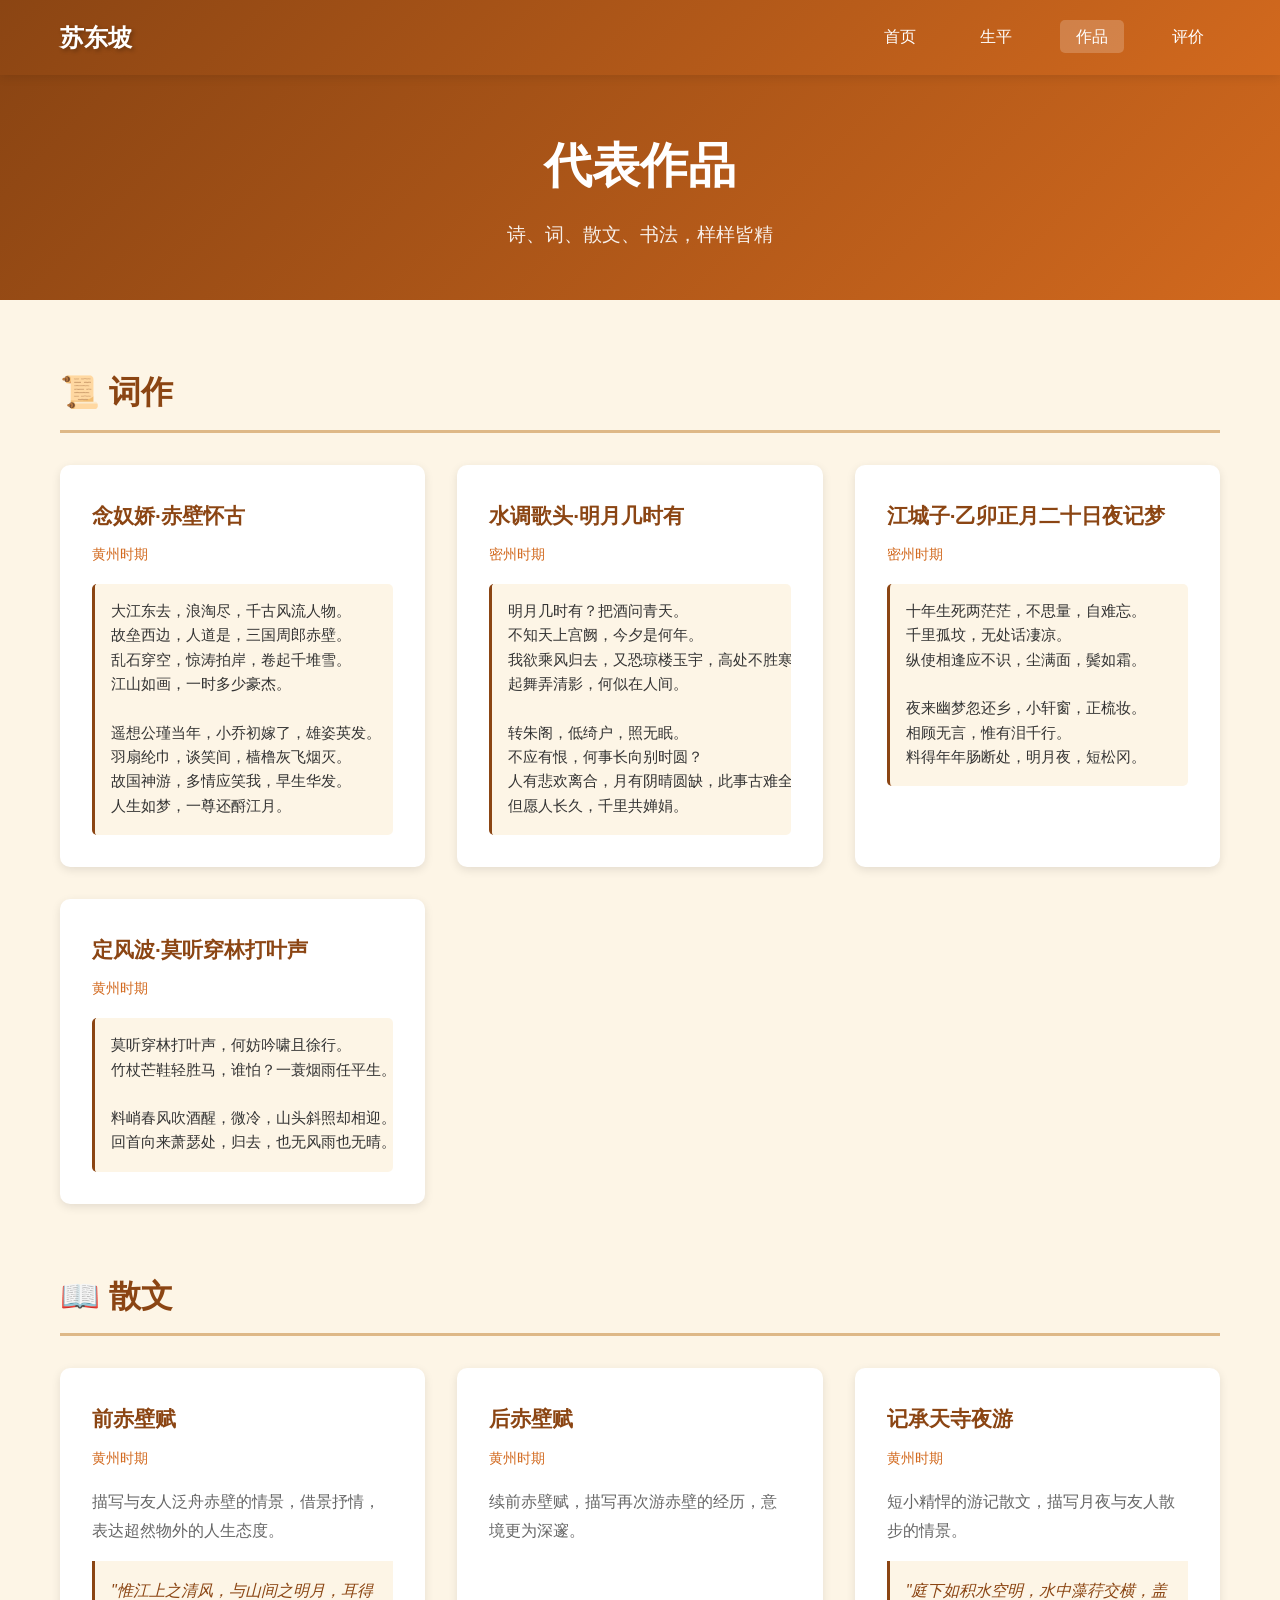
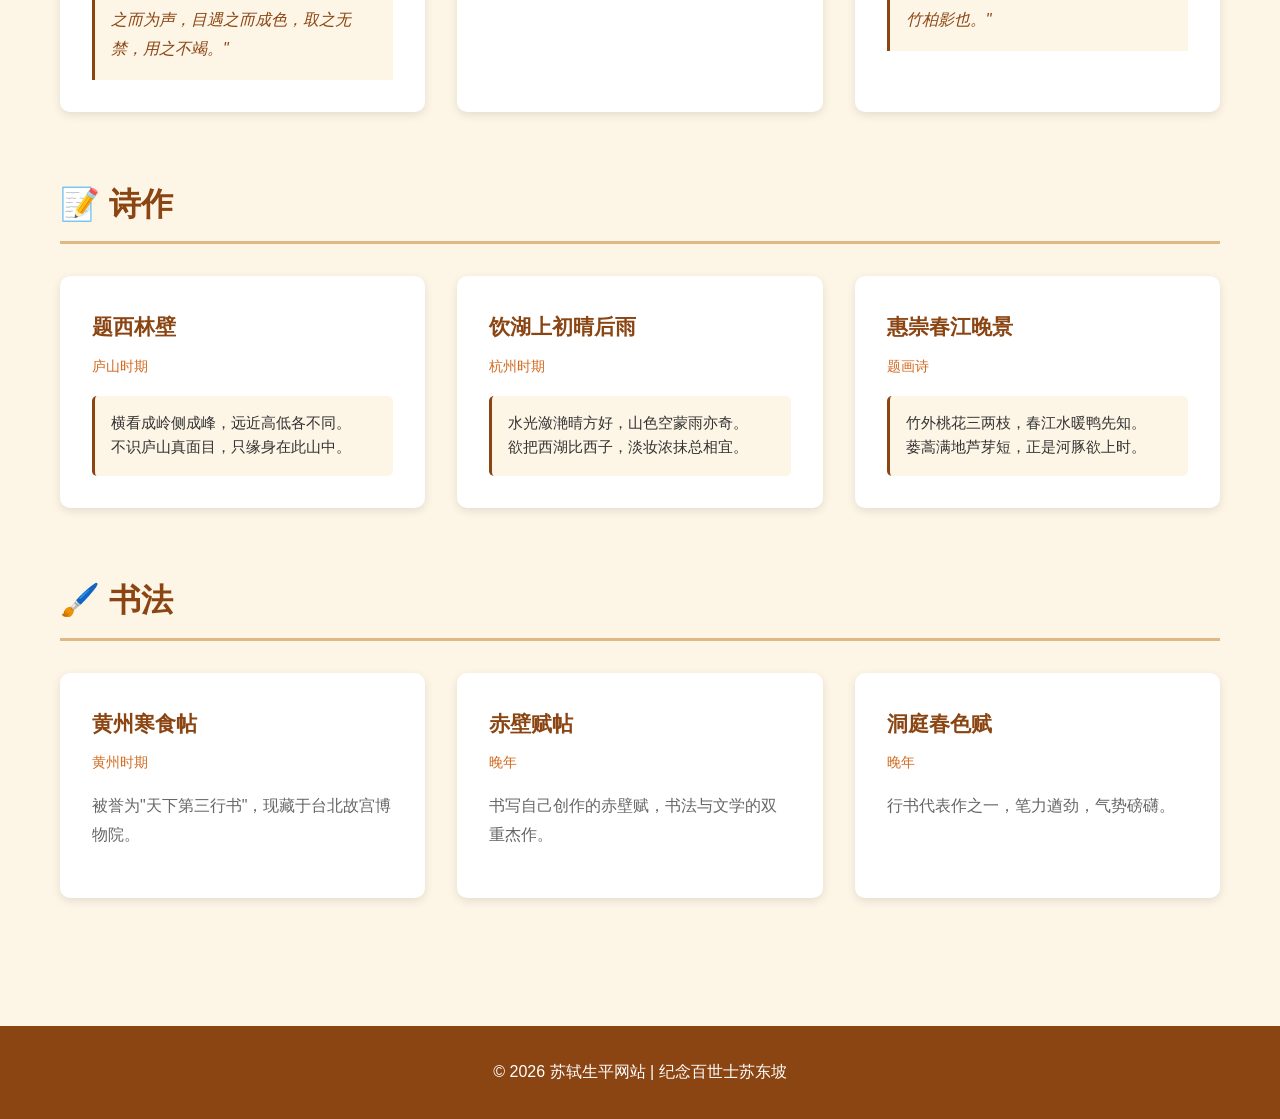
<file: works.html>
<!DOCTYPE html>
<html lang="zh-CN">
<head>
    <meta charset="UTF-8">
    <meta name="viewport" content="width=device-width, initial-scale=1.0">
    <title>苏轼代表作品</title>
    <link rel="stylesheet" href="css/style.css">
</head>
<body>
    <header>
        <nav>
            <div class="logo">苏东坡</div>
            <ul class="nav-links">
                <li><a href="index.html">首页</a></li>
                <li><a href="timeline.html">生平</a></li>
                <li><a href="works.html" class="active">作品</a></li>
                <li><a href="evaluation.html">评价</a></li>
            </ul>
        </nav>
    </header>

    <main>
        <section class="page-header">
            <h1>代表作品</h1>
            <p>诗、词、散文、书法，样样皆精</p>
        </section>

        <section class="works-section">
            <div class="container">
                
                <div class="works-category">
                    <h2>📜 词作</h2>
                    <div class="works-grid">
                        <div class="work-card">
                            <h3>念奴娇·赤壁怀古</h3>
                            <p class="work-period">黄州时期</p>
                            <pre>大江东去，浪淘尽，千古风流人物。
故垒西边，人道是，三国周郎赤壁。
乱石穿空，惊涛拍岸，卷起千堆雪。
江山如画，一时多少豪杰。

遥想公瑾当年，小乔初嫁了，雄姿英发。
羽扇纶巾，谈笑间，樯橹灰飞烟灭。
故国神游，多情应笑我，早生华发。
人生如梦，一尊还酹江月。</pre>
                        </div>
                        <div class="work-card">
                            <h3>水调歌头·明月几时有</h3>
                            <p class="work-period">密州时期</p>
                            <pre>明月几时有？把酒问青天。
不知天上宫阙，今夕是何年。
我欲乘风归去，又恐琼楼玉宇，高处不胜寒。
起舞弄清影，何似在人间。

转朱阁，低绮户，照无眠。
不应有恨，何事长向别时圆？
人有悲欢离合，月有阴晴圆缺，此事古难全。
但愿人长久，千里共婵娟。</pre>
                        </div>
                        <div class="work-card">
                            <h3>江城子·乙卯正月二十日夜记梦</h3>
                            <p class="work-period">密州时期</p>
                            <pre>十年生死两茫茫，不思量，自难忘。
千里孤坟，无处话凄凉。
纵使相逢应不识，尘满面，鬓如霜。

夜来幽梦忽还乡，小轩窗，正梳妆。
相顾无言，惟有泪千行。
料得年年肠断处，明月夜，短松冈。</pre>
                        </div>
                        <div class="work-card">
                            <h3>定风波·莫听穿林打叶声</h3>
                            <p class="work-period">黄州时期</p>
                            <pre>莫听穿林打叶声，何妨吟啸且徐行。
竹杖芒鞋轻胜马，谁怕？一蓑烟雨任平生。

料峭春风吹酒醒，微冷，山头斜照却相迎。
回首向来萧瑟处，归去，也无风雨也无晴。</pre>
                        </div>
                    </div>
                </div>

                <div class="works-category">
                    <h2>📖 散文</h2>
                    <div class="works-grid">
                        <div class="work-card">
                            <h3>前赤壁赋</h3>
                            <p class="work-period">黄州时期</p>
                            <p class="work-desc">描写与友人泛舟赤壁的情景，借景抒情，表达超然物外的人生态度。</p>
                            <blockquote>"惟江上之清风，与山间之明月，耳得之而为声，目遇之而成色，取之无禁，用之不竭。"</blockquote>
                        </div>
                        <div class="work-card">
                            <h3>后赤壁赋</h3>
                            <p class="work-period">黄州时期</p>
                            <p class="work-desc">续前赤壁赋，描写再次游赤壁的经历，意境更为深邃。</p>
                        </div>
                        <div class="work-card">
                            <h3>记承天寺夜游</h3>
                            <p class="work-period">黄州时期</p>
                            <p class="work-desc">短小精悍的游记散文，描写月夜与友人散步的情景。</p>
                            <blockquote>"庭下如积水空明，水中藻荇交横，盖竹柏影也。"</blockquote>
                        </div>
                    </div>
                </div>

                <div class="works-category">
                    <h2>📝 诗作</h2>
                    <div class="works-grid">
                        <div class="work-card">
                            <h3>题西林壁</h3>
                            <p class="work-period">庐山时期</p>
                            <pre>横看成岭侧成峰，远近高低各不同。
不识庐山真面目，只缘身在此山中。</pre>
                        </div>
                        <div class="work-card">
                            <h3>饮湖上初晴后雨</h3>
                            <p class="work-period">杭州时期</p>
                            <pre>水光潋滟晴方好，山色空蒙雨亦奇。
欲把西湖比西子，淡妆浓抹总相宜。</pre>
                        </div>
                        <div class="work-card">
                            <h3>惠崇春江晚景</h3>
                            <p class="work-period">题画诗</p>
                            <pre>竹外桃花三两枝，春江水暖鸭先知。
蒌蒿满地芦芽短，正是河豚欲上时。</pre>
                        </div>
                    </div>
                </div>

                <div class="works-category">
                    <h2>🖌️ 书法</h2>
                    <div class="works-grid">
                        <div class="work-card">
                            <h3>黄州寒食帖</h3>
                            <p class="work-period">黄州时期</p>
                            <p class="work-desc">被誉为"天下第三行书"，现藏于台北故宫博物院。</p>
                        </div>
                        <div class="work-card">
                            <h3>赤壁赋帖</h3>
                            <p class="work-period">晚年</p>
                            <p class="work-desc">书写自己创作的赤壁赋，书法与文学的双重杰作。</p>
                        </div>
                        <div class="work-card">
                            <h3>洞庭春色赋</h3>
                            <p class="work-period">晚年</p>
                            <p class="work-desc">行书代表作之一，笔力遒劲，气势磅礴。</p>
                        </div>
                    </div>
                </div>

            </div>
        </section>
    </main>

    <footer>
        <div class="container">
            <p>© 2026 苏轼生平网站 | 纪念百世士苏东坡</p>
        </div>
    </footer>
</body>
</html>
</file>
<file: css/style.css>
/* 唐宋诗仙网站 - 样式文件 */

* {
    margin: 0;
    padding: 0;
    box-sizing: border-box;
}

:root {
    /* 苏轼主题色（棕色系） */
    --dongpo-primary: #8B4513;
    --dongpo-secondary: #D2691E;
    --dongpo-accent: #CD853F;
    
    /* 李白主题色（蓝色系） */
    --libai-primary: #1E3A8A;
    --libai-secondary: #3B82F6;
    --libai-accent: #60A5FA;
    
    /* 通用色 */
    --bg-color: #FDF5E6;
    --text-color: #333;
    --light-text: #666;
    --border-color: #DEB887;
}

body {
    font-family: "PingFang SC", "Microsoft YaHei", "Helvetica Neue", Arial, sans-serif;
    line-height: 1.8;
    color: var(--text-color);
    background-color: var(--bg-color);
}

.container {
    max-width: 1200px;
    margin: 0 auto;
    padding: 0 20px;
}

/* 导航栏 */
header {
    background: linear-gradient(135deg, var(--dongpo-primary), var(--dongpo-secondary));
    padding: 1rem 0;
    position: sticky;
    top: 0;
    z-index: 100;
    box-shadow: 0 2px 10px rgba(0,0,0,0.1);
}

nav {
    display: flex;
    justify-content: space-between;
    align-items: center;
    max-width: 1200px;
    margin: 0 auto;
    padding: 0 20px;
}

.logo {
    font-size: 1.5rem;
    font-weight: bold;
    color: white;
    text-shadow: 2px 2px 4px rgba(0,0,0,0.3);
}

.nav-links {
    display: flex;
    list-style: none;
    gap: 2rem;
}

.nav-links a {
    color: white;
    text-decoration: none;
    padding: 0.5rem 1rem;
    border-radius: 5px;
    transition: all 0.3s ease;
}

.nav-links a:hover,
.nav-links a.active {
    background-color: rgba(255,255,255,0.2);
}

/* 主视觉区域 */
.hero {
    background: linear-gradient(135deg, var(--dongpo-primary), var(--dongpo-secondary));
    color: white;
    text-align: center;
    padding: 5rem 20px;
}

.hero.libai {
    background: linear-gradient(135deg, var(--libai-primary), var(--libai-secondary));
}

.hero.dongpo {
    background: linear-gradient(135deg, var(--dongpo-primary), var(--dongpo-secondary));
}

.hero.dual {
    background: linear-gradient(135deg, var(--libai-primary), var(--dongpo-primary));
}

.hero h1 {
    font-size: 4rem;
    margin-bottom: 1rem;
    text-shadow: 3px 3px 6px rgba(0,0,0,0.3);
}

.hero .subtitle {
    font-size: 1.5rem;
    opacity: 0.9;
}

.hero .dates {
    font-size: 1.2rem;
    margin-top: 1rem;
    opacity: 0.8;
}

/* 介绍区域 */
.intro {
    padding: 4rem 0;
    background: white;
}

.intro h2 {
    text-align: center;
    font-size: 2.5rem;
    color: var(--dongpo-primary);
    margin-bottom: 2rem;
}

.intro p {
    font-size: 1.1rem;
    text-align: center;
    max-width: 800px;
    margin: 0 auto 1.5rem;
    color: var(--light-text);
}

.quote-box {
    background: var(--bg-color);
    border-left: 5px solid var(--dongpo-primary);
    padding: 2rem;
    margin: 3rem auto;
    max-width: 700px;
    border-radius: 0 10px 10px 0;
}

.quote-box blockquote {
    font-size: 1.3rem;
    font-style: italic;
    color: var(--dongpo-primary);
    margin-bottom: 1rem;
}

.quote-box cite {
    text-align: right;
    display: block;
    color: var(--light-text);
}

/* 亮点区域 */
.highlights {
    padding: 4rem 0;
}

.highlights h2 {
    text-align: center;
    font-size: 2.5rem;
    color: var(--dongpo-primary);
    margin-bottom: 3rem;
}

.grid {
    display: grid;
    grid-template-columns: repeat(auto-fit, minmax(250px, 1fr));
    gap: 2rem;
}

.card {
    background: white;
    padding: 2rem;
    border-radius: 10px;
    box-shadow: 0 5px 15px rgba(0,0,0,0.1);
    text-align: center;
    transition: transform 0.3s ease;
}

.card:hover {
    transform: translateY(-5px);
}

.card-icon {
    font-size: 3rem;
    margin-bottom: 1rem;
}

.card h3 {
    color: var(--dongpo-primary);
    margin-bottom: 1rem;
}

.card p {
    color: var(--light-text);
}

/* CTA 区域 */
.cta {
    background: linear-gradient(135deg, var(--dongpo-primary), var(--dongpo-secondary));
    color: white;
    text-align: center;
    padding: 4rem 20px;
}

.cta h2 {
    font-size: 2.5rem;
    margin-bottom: 1rem;
}

.cta p {
    font-size: 1.2rem;
    margin-bottom: 2rem;
    opacity: 0.9;
}

.btn {
    display: inline-block;
    background: white;
    color: var(--dongpo-primary);
    padding: 1rem 2rem;
    border-radius: 30px;
    text-decoration: none;
    font-weight: bold;
    transition: all 0.3s ease;
}

.btn:hover {
    background: var(--bg-color);
    transform: scale(1.05);
}

/* 页脚 */
footer {
    background: var(--dongpo-primary);
    color: white;
    text-align: center;
    padding: 2rem 0;
}

/* 页面头部 */
.page-header {
    background: linear-gradient(135deg, var(--dongpo-primary), var(--dongpo-secondary));
    color: white;
    text-align: center;
    padding: 3rem 20px;
}

.page-header.libai {
    background: linear-gradient(135deg, var(--libai-primary), var(--libai-secondary));
}

.page-header.dongpo {
    background: linear-gradient(135deg, var(--dongpo-primary), var(--dongpo-secondary));
}

.page-header h1 {
    font-size: 3rem;
    margin-bottom: 0.5rem;
}

.page-header p {
    font-size: 1.2rem;
    opacity: 0.9;
}

/* 时间线样式 */
.timeline {
    padding: 4rem 0;
}

.timeline-item {
    display: flex;
    gap: 2rem;
    margin-bottom: 3rem;
    position: relative;
}

.timeline-item::before {
    content: '';
    position: absolute;
    left: 80px;
    top: 0;
    bottom: -3rem;
    width: 2px;
    background: var(--border-color);
}

.timeline-item:last-child::before {
    display: none;
}

.timeline-year {
    background: var(--dongpo-primary);
    color: white;
    padding: 0.5rem 1rem;
    border-radius: 5px;
    font-weight: bold;
    min-width: 80px;
    text-align: center;
    height: fit-content;
}

.timeline-year.libai-bg {
    background: var(--libai-primary);
}

.timeline-content {
    background: white;
    padding: 1.5rem;
    border-radius: 10px;
    box-shadow: 0 3px 10px rgba(0,0,0,0.1);
    flex: 1;
}

.timeline-content h3 {
    color: var(--dongpo-primary);
    margin-bottom: 0.5rem;
}

.timeline-item.highlight .timeline-year {
    background: var(--dongpo-secondary);
}

.timeline-item.highlight .timeline-content {
    border-left: 5px solid var(--dongpo-secondary);
}

.timeline-item.highlight .timeline-year.libai-bg {
    background: var(--libai-secondary);
}

/* 作品框样式 */
.work-box {
    background: var(--bg-color);
    border-radius: 8px;
    padding: 1.5rem;
    margin-top: 1.5rem;
    border: 1px solid var(--border-color);
}

.work-box h4 {
    color: var(--dongpo-primary);
    font-size: 1.1rem;
    margin-bottom: 1rem;
    padding-bottom: 0.5rem;
    border-bottom: 2px solid var(--border-color);
}

.work-box.libai-style h4 {
    color: var(--libai-primary);
}

.work-box:not(.libai-style) h4 {
    color: var(--dongpo-primary);
}

.work-item {
    margin-bottom: 1.5rem;
    padding-bottom: 1.5rem;
    border-bottom: 1px dashed var(--border-color);
}

.work-item:last-child {
    margin-bottom: 0;
    padding-bottom: 0;
    border-bottom: none;
}

.work-item strong {
    color: var(--dongpo-secondary);
    font-size: 1.05rem;
    display: block;
    margin-bottom: 0.5rem;
}

.work-box.libai-style .work-item strong {
    color: var(--libai-secondary);
}

.work-box:not(.libai-style) .work-item strong {
    color: var(--dongpo-secondary);
}

.work-item p {
    color: var(--light-text);
    font-size: 0.95rem;
    line-height: 1.7;
}

.work-item p strong {
    display: inline;
    color: var(--dongpo-primary);
}

.work-box.libai-style .work-item p strong {
    color: var(--libai-primary);
}

/* 双诗人卡片 */
.dual-intro {
    padding: 4rem 0;
    background: white;
}

.dual-grid {
    display: grid;
    grid-template-columns: repeat(auto-fit, minmax(400px, 1fr));
    gap: 3rem;
}

.dual-card {
    background: var(--bg-color);
    padding: 2.5rem;
    border-radius: 15px;
    box-shadow: 0 5px 20px rgba(0,0,0,0.1);
    text-align: center;
    transition: transform 0.3s ease;
}

.dual-card:hover {
    transform: translateY(-10px);
}

.dual-card.libai {
    border-top: 5px solid var(--libai-primary);
}

.dual-card.dongpo {
    border-top: 5px solid var(--dongpo-primary);
}

.dual-icon {
    font-size: 4rem;
    margin-bottom: 1rem;
}

.dual-card h3 {
    font-size: 2rem;
    margin-bottom: 0.5rem;
}

.dual-card.libai h3 {
    color: var(--libai-primary);
}

.dual-card.dongpo h3 {
    color: var(--dongpo-primary);
}

.dual-dates {
    color: var(--light-text);
    font-size: 1.1rem;
    margin-bottom: 0.5rem;
}

.dual-title {
    color: var(--secondary-color);
    font-style: italic;
    margin-bottom: 1.5rem;
}

.dual-desc {
    color: var(--light-text);
    line-height: 1.8;
    margin-bottom: 1.5rem;
}

.dual-features {
    list-style: none;
    text-align: left;
    margin-bottom: 2rem;
}

.dual-features li {
    padding: 0.5rem 0;
    color: var(--text-color);
    border-bottom: 1px dashed var(--border-color);
}

.dual-features li:last-child {
    border-bottom: none;
}

/* 对比预览 */
.comparison-preview {
    padding: 4rem 0;
}

.comparison-preview h2 {
    text-align: center;
    font-size: 2.5rem;
    color: var(--dongpo-primary);
    margin-bottom: 3rem;
}

.comparison-table {
    background: white;
    border-radius: 10px;
    box-shadow: 0 3px 15px rgba(0,0,0,0.1);
    overflow: hidden;
    margin-bottom: 2rem;
}

.comparison-row {
    display: grid;
    grid-template-columns: 1fr 1fr 1fr;
    border-bottom: 1px solid var(--border-color);
}

.comparison-row:last-child {
    border-bottom: none;
}

.comparison-label {
    background: var(--bg-color);
    padding: 1.5rem;
    font-weight: bold;
    color: var(--text-color);
    border-right: 1px solid var(--border-color);
}

.comparison-item {
    padding: 1.5rem;
    color: var(--light-text);
}

.comparison-item.libai {
    border-left: 3px solid var(--libai-primary);
}

.comparison-item.dongpo {
    border-left: 3px solid var(--dongpo-primary);
}

.comparison-item.both {
    grid-column: 2 / span 2;
    text-align: center;
    color: var(--secondary-color);
    font-weight: bold;
}

.center-btn {
    text-align: center;
    margin-top: 2rem;
}

/* 名句展示 */
.famous-quotes {
    padding: 4rem 0;
    background: white;
}

.famous-quotes h2 {
    text-align: center;
    font-size: 2.5rem;
    color: var(--dongpo-primary);
    margin-bottom: 3rem;
}

.quotes-grid {
    display: grid;
    grid-template-columns: repeat(auto-fit, minmax(300px, 1fr));
    gap: 2rem;
}

.quote-card {
    background: var(--bg-color);
    padding: 2rem;
    border-radius: 10px;
    box-shadow: 0 3px 10px rgba(0,0,0,0.1);
}

.quote-card.libai {
    border-left: 5px solid var(--libai-primary);
}

.quote-card.dongpo {
    border-left: 5px solid var(--dongpo-primary);
}

.quote-card blockquote {
    font-size: 1.2rem;
    font-style: italic;
    margin-bottom: 1rem;
    line-height: 1.6;
}

.quote-card.libai blockquote {
    color: var(--libai-primary);
}

.quote-card.dongpo blockquote {
    color: var(--dongpo-primary);
}

.quote-card cite {
    display: block;
    text-align: right;
    color: var(--light-text);
}

/* 对比页面样式 */
.comparison-section {
    padding: 4rem 0;
}

.comparison-intro {
    background: white;
    padding: 2rem;
    border-radius: 10px;
    margin-bottom: 3rem;
    box-shadow: 0 3px 10px rgba(0,0,0,0.1);
}

.comparison-intro p {
    font-size: 1.1rem;
    line-height: 2;
    color: var(--light-text);
}

.comparison-table-full {
    background: white;
    border-radius: 10px;
    box-shadow: 0 3px 15px rgba(0,0,0,0.1);
    overflow: hidden;
    margin-bottom: 4rem;
}

.comparison-row-header {
    display: grid;
    grid-template-columns: 1.5fr 2fr 2fr;
    background: var(--bg-color);
}

.comparison-cell {
    padding: 1.5rem;
    font-weight: bold;
    text-align: center;
}

.libai-header {
    background: var(--libai-primary);
    color: white;
}

.dongpo-header {
    background: var(--dongpo-primary);
    color: white;
}

.comparison-row-header .comparison-cell:first-child {
    background: var(--text-color);
    color: white;
}

.comparison-row {
    display: grid;
    grid-template-columns: 1.5fr 2fr 2fr;
    border-bottom: 1px solid var(--border-color);
}

.comparison-row:last-child {
    border-bottom: none;
}

.comparison-label {
    padding: 1.5rem;
    font-weight: bold;
    background: var(--bg-color);
    color: var(--text-color);
    border-right: 1px solid var(--border-color);
}

.comparison-item {
    padding: 1.5rem;
    color: var(--light-text);
    line-height: 1.8;
}

.comparison-item.libai {
    background: rgba(59, 130, 246, 0.05);
}

.comparison-item.dongpo {
    background: rgba(210, 105, 30, 0.05);
}

/* 共同点部分 */
.similarities-section {
    padding: 4rem 0;
    background: white;
}

.similarities-section h2 {
    text-align: center;
    font-size: 2.5rem;
    color: var(--dongpo-primary);
    margin-bottom: 3rem;
}

.similarities-grid {
    display: grid;
    grid-template-columns: repeat(auto-fit, minmax(280px, 1fr));
    gap: 2rem;
}

.similarity-card {
    background: var(--bg-color);
    padding: 2rem;
    border-radius: 10px;
    box-shadow: 0 3px 10px rgba(0,0,0,0.1);
    text-align: center;
}

.similarity-icon {
    font-size: 3rem;
    margin-bottom: 1rem;
}

.similarity-card h3 {
    color: var(--dongpo-primary);
    margin-bottom: 1rem;
}

.similarity-card p {
    color: var(--light-text);
    line-height: 1.8;
}

/* 名句对比 */
.famous-quotes-comparison {
    padding: 4rem 0;
}

.famous-quotes-comparison h2 {
    text-align: center;
    font-size: 2.5rem;
    color: var(--dongpo-primary);
    margin-bottom: 3rem;
}

.quotes-comparison-grid {
    display: grid;
    grid-template-columns: repeat(auto-fit, minmax(500px, 1fr));
    gap: 2rem;
}

.quote-pair {
    display: grid;
    grid-template-columns: 1fr 1fr;
    gap: 1rem;
    background: white;
    border-radius: 10px;
    overflow: hidden;
    box-shadow: 0 3px 10px rgba(0,0,0,0.1);
}

.quote-libai, .quote-dongpo {
    padding: 2rem;
}

.quote-libai {
    background: rgba(59, 130, 246, 0.05);
    border-right: 3px solid var(--libai-primary);
}

.quote-dongpo {
    background: rgba(210, 105, 30, 0.05);
    border-left: 3px solid var(--dongpo-primary);
}

.quote-libai blockquote, .quote-dongpo blockquote {
    font-size: 1.1rem;
    font-style: italic;
    margin-bottom: 1rem;
    line-height: 1.6;
}

.quote-libai blockquote {
    color: var(--libai-primary);
}

.quote-dongpo blockquote {
    color: var(--dongpo-primary);
}

.quote-libai cite, .quote-dongpo cite {
    display: block;
    text-align: right;
    color: var(--light-text);
    font-size: 0.95rem;
}

/* 模态框样式 */
.modal {
    display: none;
    position: fixed;
    z-index: 1000;
    left: 0;
    top: 0;
    width: 100%;
    height: 100%;
    background-color: rgba(0,0,0,0.6);
    justify-content: center;
    align-items: center;
    backdrop-filter: blur(5px);
}

.modal-content {
    background: var(--bg-color);
    border-radius: 15px;
    width: 90%;
    max-width: 900px;
    max-height: 90vh;
    overflow-y: auto;
    position: relative;
    box-shadow: 0 20px 60px rgba(0,0,0,0.3);
    animation: modalSlideIn 0.3s ease-out;
}

@keyframes modalSlideIn {
    from {
        opacity: 0;
        transform: translateY(-50px);
    }
    to {
        opacity: 1;
        transform: translateY(0);
    }
}

.modal-close {
    position: absolute;
    top: 1.5rem;
    right: 1.5rem;
    font-size: 2.5rem;
    font-weight: bold;
    color: var(--light-text);
    cursor: pointer;
    transition: color 0.3s ease;
    z-index: 10;
    line-height: 1;
}

.modal-close:hover {
    color: var(--libai-primary);
}

.modal-header {
    background: linear-gradient(135deg, var(--libai-primary), var(--libai-secondary));
    color: white;
    padding: 2.5rem 2rem;
    border-radius: 15px 15px 0 0;
    text-align: center;
}

.modal-header h2 {
    font-size: 2.5rem;
    margin-bottom: 0.5rem;
    text-shadow: 2px 2px 4px rgba(0,0,0,0.3);
}

.modal-period {
    font-size: 1.1rem;
    opacity: 0.9;
    font-style: italic;
}

.modal-section {
    padding: 2rem;
    border-bottom: 1px solid var(--border-color);
}

.modal-section:last-child {
    border-bottom: none;
}

.modal-section h3 {
    font-size: 1.5rem;
    color: var(--libai-primary);
    margin-bottom: 1.5rem;
    padding-bottom: 0.5rem;
    border-bottom: 3px solid var(--libai-accent);
    display: inline-block;
}

.modal-content-text {
    background: white;
    padding: 2rem;
    border-radius: 10px;
    font-size: 1.2rem;
    line-height: 2;
    white-space: pre-wrap;
    overflow-x: auto;
    border-left: 5px solid var(--libai-primary);
    box-shadow: 0 3px 10px rgba(0,0,0,0.05);
}

.appreciation-text {
    font-size: 1.05rem;
    line-height: 2;
    color: var(--text-color);
}

.appreciation-text strong {
    color: var(--libai-primary);
    font-size: 1.1rem;
}

/* 作品卡片交互 */
.work-card {
    cursor: pointer;
    transition: all 0.3s ease;
    position: relative;
}

.work-card:hover {
    transform: translateY(-8px);
    box-shadow: 0 10px 30px rgba(30, 58, 138, 0.2);
}

.click-hint {
    color: var(--libai-secondary);
    font-size: 0.9rem;
    margin-top: 1rem;
    font-weight: bold;
    opacity: 0.8;
}

.work-preview {
    color: var(--light-text);
    font-style: italic;
    margin: 1rem 0;
    line-height: 1.6;
}

/* 苏轼作品页面特殊样式 */
.dongpo-works .work-card:hover {
    box-shadow: 0 10px 30px rgba(139, 69, 19, 0.2);
}

.dongpo-works .click-hint {
    color: var(--dongpo-secondary);
}

.dongpo-works .modal-header {
    background: linear-gradient(135deg, var(--dongpo-primary), var(--dongpo-secondary));
}

.dongpo-works .modal-section h3 {
    color: var(--dongpo-primary);
    border-bottom-color: var(--dongpo-accent);
}

.dongpo-works .modal-content-text {
    border-left-color: var(--dongpo-primary);
}

.dongpo-works .appreciation-text strong {
    color: var(--dongpo-primary);
}

/* 模态框主题 - 李白 */
.libai-modal {
    background: linear-gradient(135deg, var(--libai-primary), var(--libai-secondary)) !important;
}

/* 模态框主题 - 苏轼 */
.dongpo-modal {
    background: linear-gradient(135deg, var(--dongpo-primary), var(--dongpo-secondary)) !important;
}

/* 时间线模态框通用样式 */
.timeline .modal-content-text {
    border-left-width: 5px;
    border-left-style: solid;
}

.libai-modal + .modal-content .modal-content-text,
.modal-header.libai-modal ~ .modal-section .modal-content-text {
    border-left-color: var(--libai-primary);
}

.dongpo-modal + .modal-content .modal-content-text,
.modal-header.dongpo-modal ~ .modal-section .modal-content-text {
    border-left-color: var(--dongpo-primary);
}

.timeline .modal-section h3 {
    font-size: 1.5rem;
    padding-bottom: 0.5rem;
    border-bottom-width: 3px;
    border-bottom-style: solid;
    display: inline-block;
}

.libai-modal ~ .modal-section h3 {
    color: var(--libai-primary);
    border-bottom-color: var(--libai-accent);
}

.dongpo-modal ~ .modal-section h3 {
    color: var(--dongpo-primary);
    border-bottom-color: var(--dongpo-accent);
}

/* 作品链接样式 - 李白 */
.work-box.libai-style .work-item strong a {
    color: var(--libai-secondary);
    text-decoration: none;
    border-bottom: 2px solid transparent;
    transition: all 0.3s ease;
    cursor: pointer;
    display: inline-block;
    font-weight: bold;
}

.work-box.libai-style .work-item strong a:hover {
    color: var(--libai-primary);
    border-bottom-color: var(--libai-primary);
}

/* 作品链接样式 - 苏轼 */
.work-box:not(.libai-style) .work-item strong a {
    color: var(--dongpo-secondary);
    text-decoration: none;
    border-bottom: 2px solid transparent;
    transition: all 0.3s ease;
    cursor: pointer;
    display: inline-block;
    font-weight: bold;
}

.work-box:not(.libai-style) .work-item strong a:hover {
    color: var(--dongpo-primary);
    border-bottom-color: var(--dongpo-primary);
}

/* 作品页面样式 */
.works-section {
    padding: 4rem 0;
}

.works-category {
    margin-bottom: 4rem;
}

.works-category h2 {
    font-size: 2rem;
    color: var(--dongpo-primary);
    margin-bottom: 2rem;
    padding-bottom: 0.5rem;
    border-bottom: 3px solid var(--border-color);
}

.works-grid {
    display: grid;
    grid-template-columns: repeat(auto-fit, minmax(300px, 1fr));
    gap: 2rem;
}

.work-card {
    background: white;
    padding: 2rem;
    border-radius: 10px;
    box-shadow: 0 3px 10px rgba(0,0,0,0.1);
}

.work-card h3 {
    color: var(--dongpo-primary);
    margin-bottom: 0.5rem;
    font-size: 1.3rem;
}

.work-period {
    color: var(--dongpo-secondary);
    font-size: 0.9rem;
    margin-bottom: 1rem;
}

.work-card pre {
    background: var(--bg-color);
    padding: 1rem;
    border-radius: 5px;
    overflow-x: auto;
    font-size: 0.95rem;
    line-height: 1.6;
    border-left: 3px solid var(--dongpo-primary);
}

.work-desc {
    color: var(--light-text);
    margin-bottom: 1rem;
}

.work-card blockquote {
    background: var(--bg-color);
    padding: 1rem;
    border-left: 3px solid var(--dongpo-primary);
    font-style: italic;
    color: var(--dongpo-primary);
}

/* 评价页面样式 */
.evaluation-section {
    padding: 4rem 0;
}

.quote-highlight {
    background: white;
    padding: 3rem;
    text-align: center;
    border-radius: 10px;
    box-shadow: 0 5px 15px rgba(0,0,0,0.1);
    margin-bottom: 4rem;
}

.quote-highlight blockquote {
    font-size: 1.8rem;
    color: var(--dongpo-primary);
    margin-bottom: 1rem;
    line-height: 1.6;
}

.quote-highlight cite {
    color: var(--light-text);
    font-size: 1.1rem;
}

.evaluation-grid {
    display: grid;
    grid-template-columns: repeat(auto-fit, minmax(280px, 1fr));
    gap: 2rem;
    margin-bottom: 4rem;
}

.evaluation-card {
    background: white;
    padding: 2rem;
    border-radius: 10px;
    box-shadow: 0 3px 10px rgba(0,0,0,0.1);
}

.evaluation-card h3 {
    color: var(--dongpo-primary);
    margin-bottom: 1rem;
    font-size: 1.3rem;
}

.evaluation-card p {
    color: var(--light-text);
    margin-bottom: 0.5rem;
}

.historical-comments {
    margin-bottom: 4rem;
}

.historical-comments h2 {
    font-size: 2rem;
    color: var(--dongpo-primary);
    margin-bottom: 2rem;
    text-align: center;
}

.comment-item {
    background: white;
    padding: 1.5rem;
    margin-bottom: 1.5rem;
    border-radius: 10px;
    box-shadow: 0 3px 10px rgba(0,0,0,0.1);
}

.comment-source {
    color: var(--dongpo-secondary);
    font-weight: bold;
    margin-bottom: 0.5rem;
}

.comment-item p {
    color: var(--light-text);
    font-style: italic;
}

.legacy-section h2 {
    font-size: 2rem;
    color: var(--dongpo-primary);
    margin-bottom: 2rem;
    text-align: center;
}

.legacy-grid {
    display: grid;
    grid-template-columns: repeat(auto-fit, minmax(200px, 1fr));
    gap: 2rem;
}

.legacy-item {
    background: white;
    padding: 1.5rem;
    border-radius: 10px;
    box-shadow: 0 3px 10px rgba(0,0,0,0.1);
    text-align: center;
}

.legacy-item h4 {
    color: var(--dongpo-primary);
    margin-bottom: 0.5rem;
}

.legacy-item p {
    color: var(--light-text);
    font-size: 0.95rem;
}

/* 响应式设计 */
@media (max-width: 768px) {
    .hero h1 {
        font-size: 2.5rem;
    }
    
    .nav-links {
        gap: 1rem;
        font-size: 0.9rem;
    }
    
    .timeline-item {
        flex-direction: column;
        gap: 0.5rem;
    }
    
    .timeline-item::before {
        left: 20px;
    }
    
    .timeline-year {
        min-width: 60px;
        font-size: 0.9rem;
    }
}
</file>
